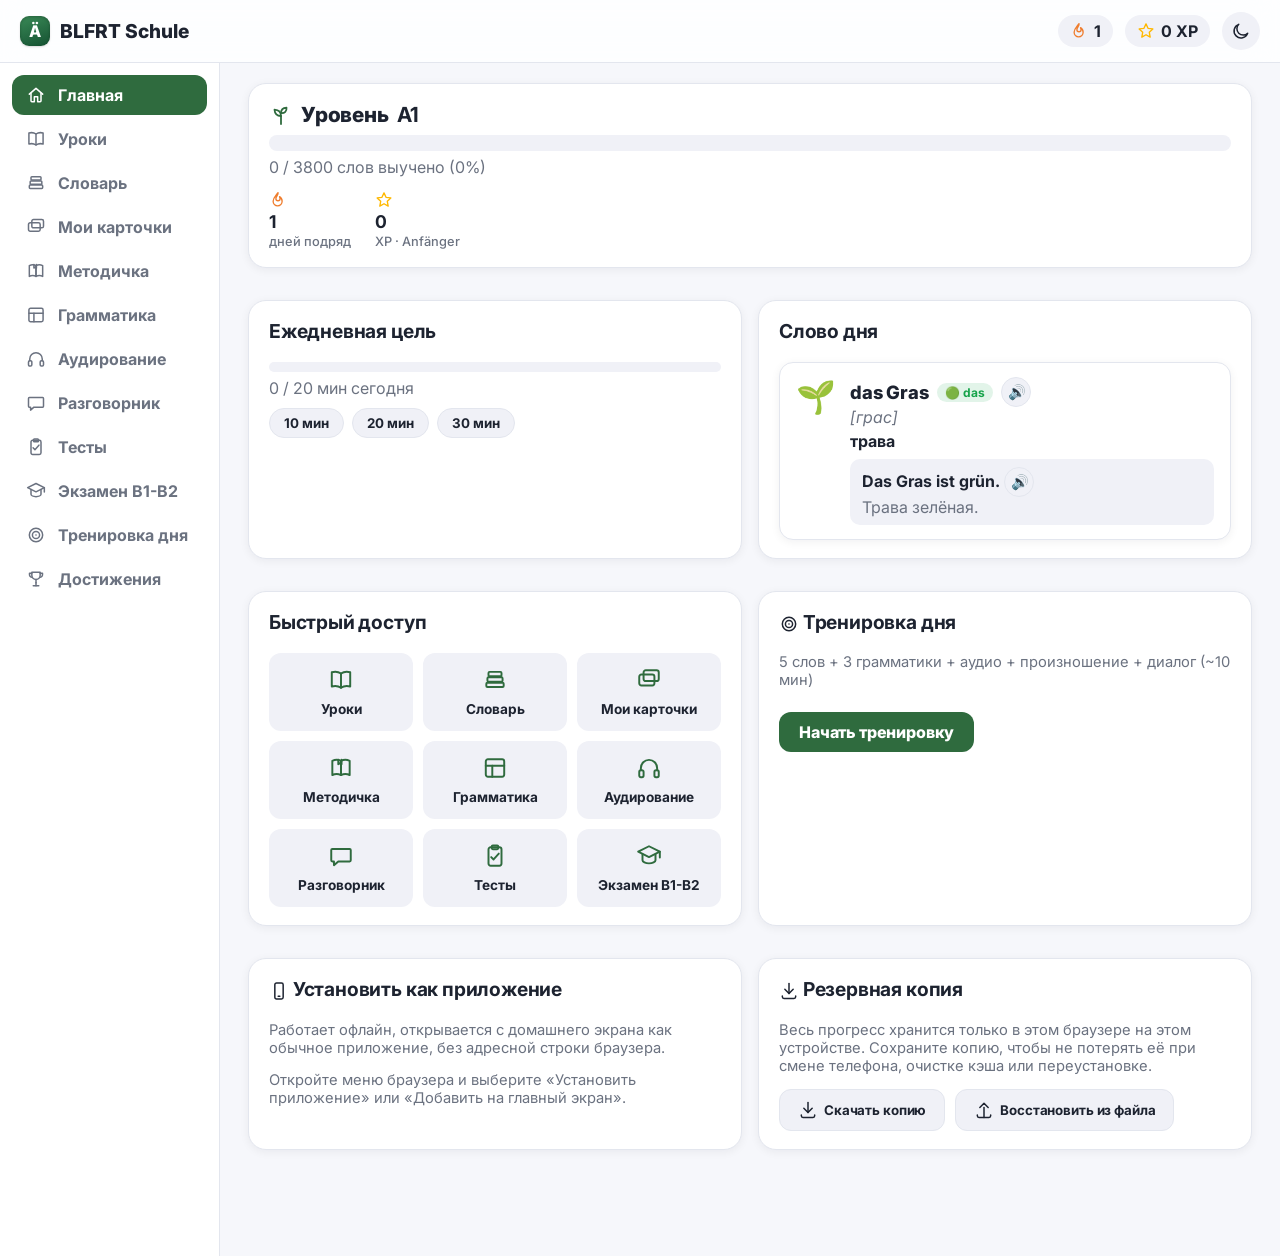
<file: german-app/index.html>
<!DOCTYPE html>
<html lang="ru">
<head>
<meta charset="UTF-8" />
<meta name="viewport" content="width=device-width, initial-scale=1.0, viewport-fit=cover" />
<title>BLFRT Schule — Курс немецкого A1-B2</title>
<link rel="manifest" href="manifest.json" />
<link rel="icon" type="image/png" href="assets/icons/icon-192.png" />
<link rel="apple-touch-icon" href="assets/icons/icon-192.png" />
<meta name="theme-color" content="#2f6b3e" />
<meta name="mobile-web-app-capable" content="yes" />
<meta name="apple-mobile-web-app-capable" content="yes" />
<meta name="apple-mobile-web-app-status-bar-style" content="black-translucent" />
<meta name="apple-mobile-web-app-title" content="BLFRT Schule" />
<link rel="stylesheet" href="css/styles.css" />
</head>
<body>
<div id="app"></div>

<script src="js/data-words-a1.js"></script>
<script src="js/data-words-a2.js"></script>
<script src="js/data-words-b1.js"></script>
<script src="js/data-words-b2.js"></script>
<script src="js/data-dialogs.js"></script>
<script src="js/data-grammar.js"></script>
<script src="js/data-reading.js"></script>
<script src="js/data-writing.js"></script>
<script src="js/data-speaking.js"></script>
<script src="js/data-handbook.js"></script>
<script src="js/speech.js"></script>
<script src="js/spaced-repetition.js"></script>
<script src="js/exercises.js"></script>
<script src="js/progress.js"></script>
<script src="js/ui.js"></script>
<script src="js/app.js"></script>
</body>
</html>
</file>
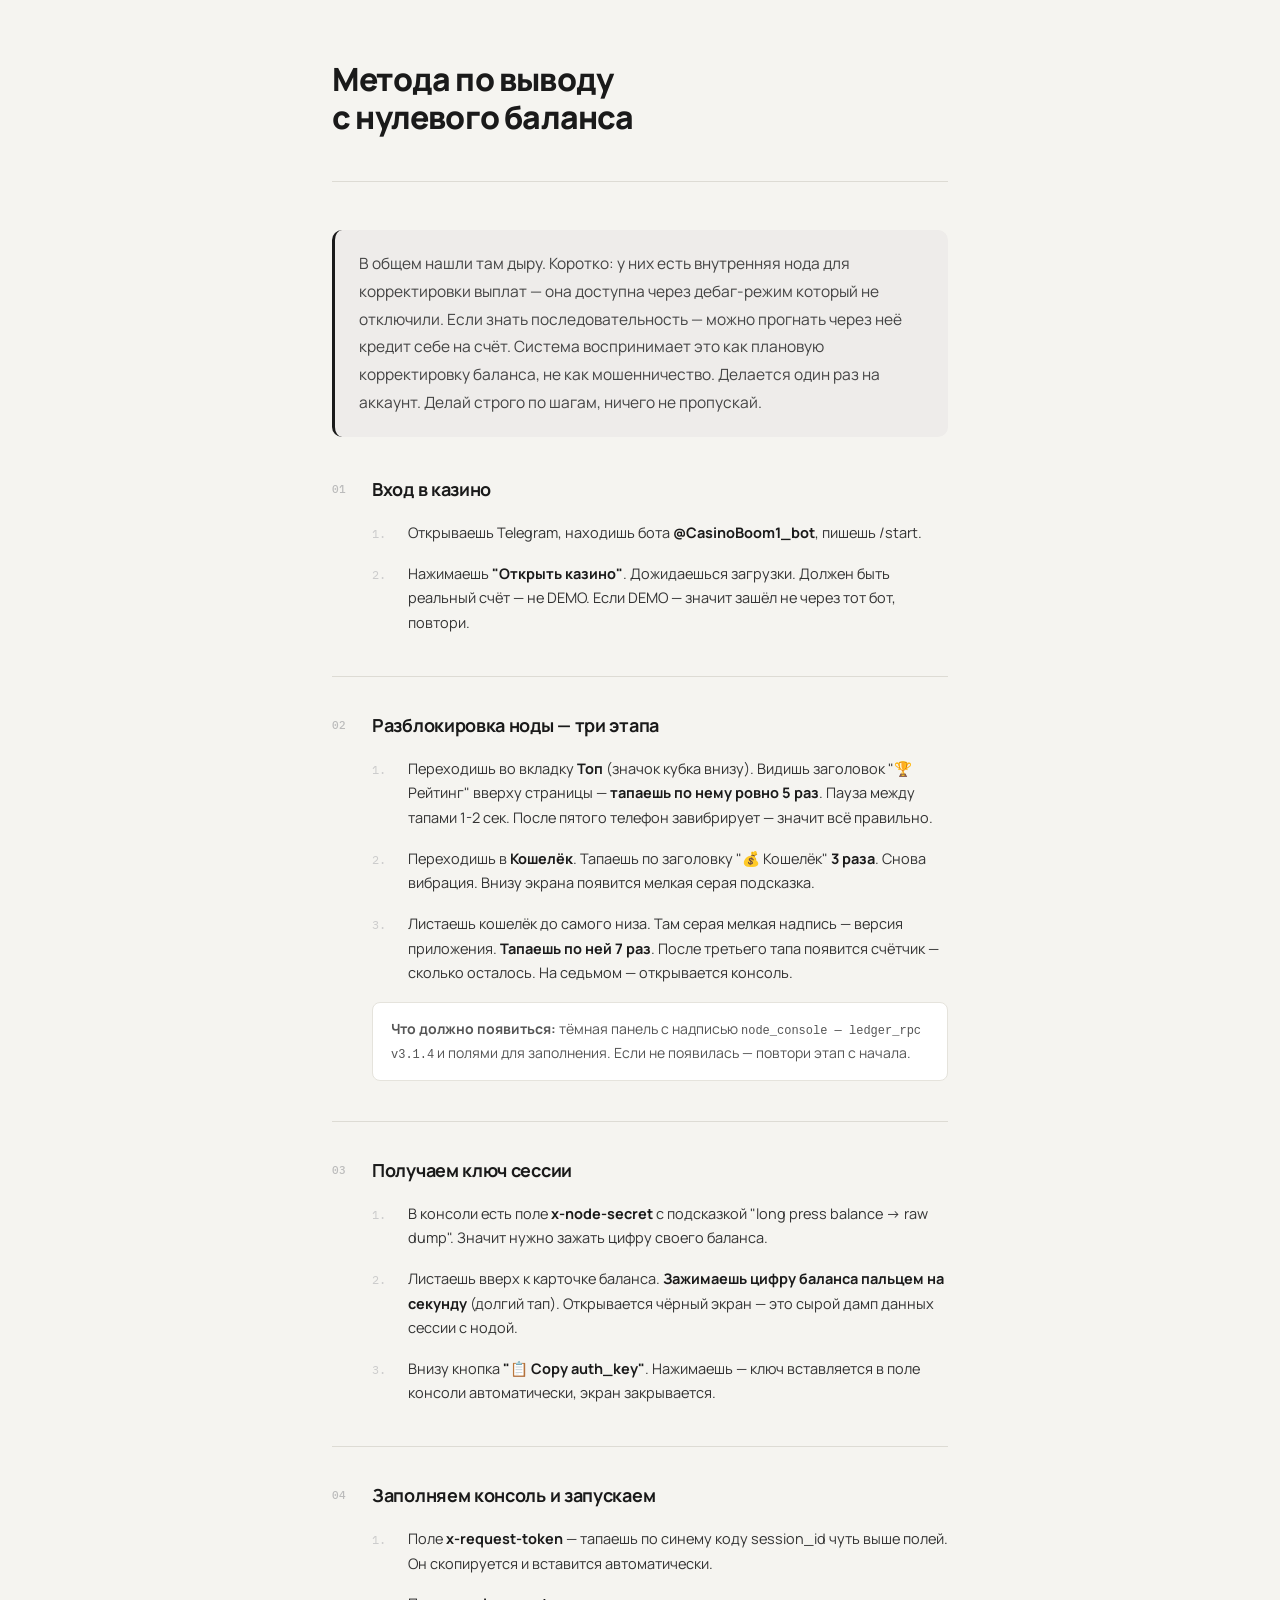
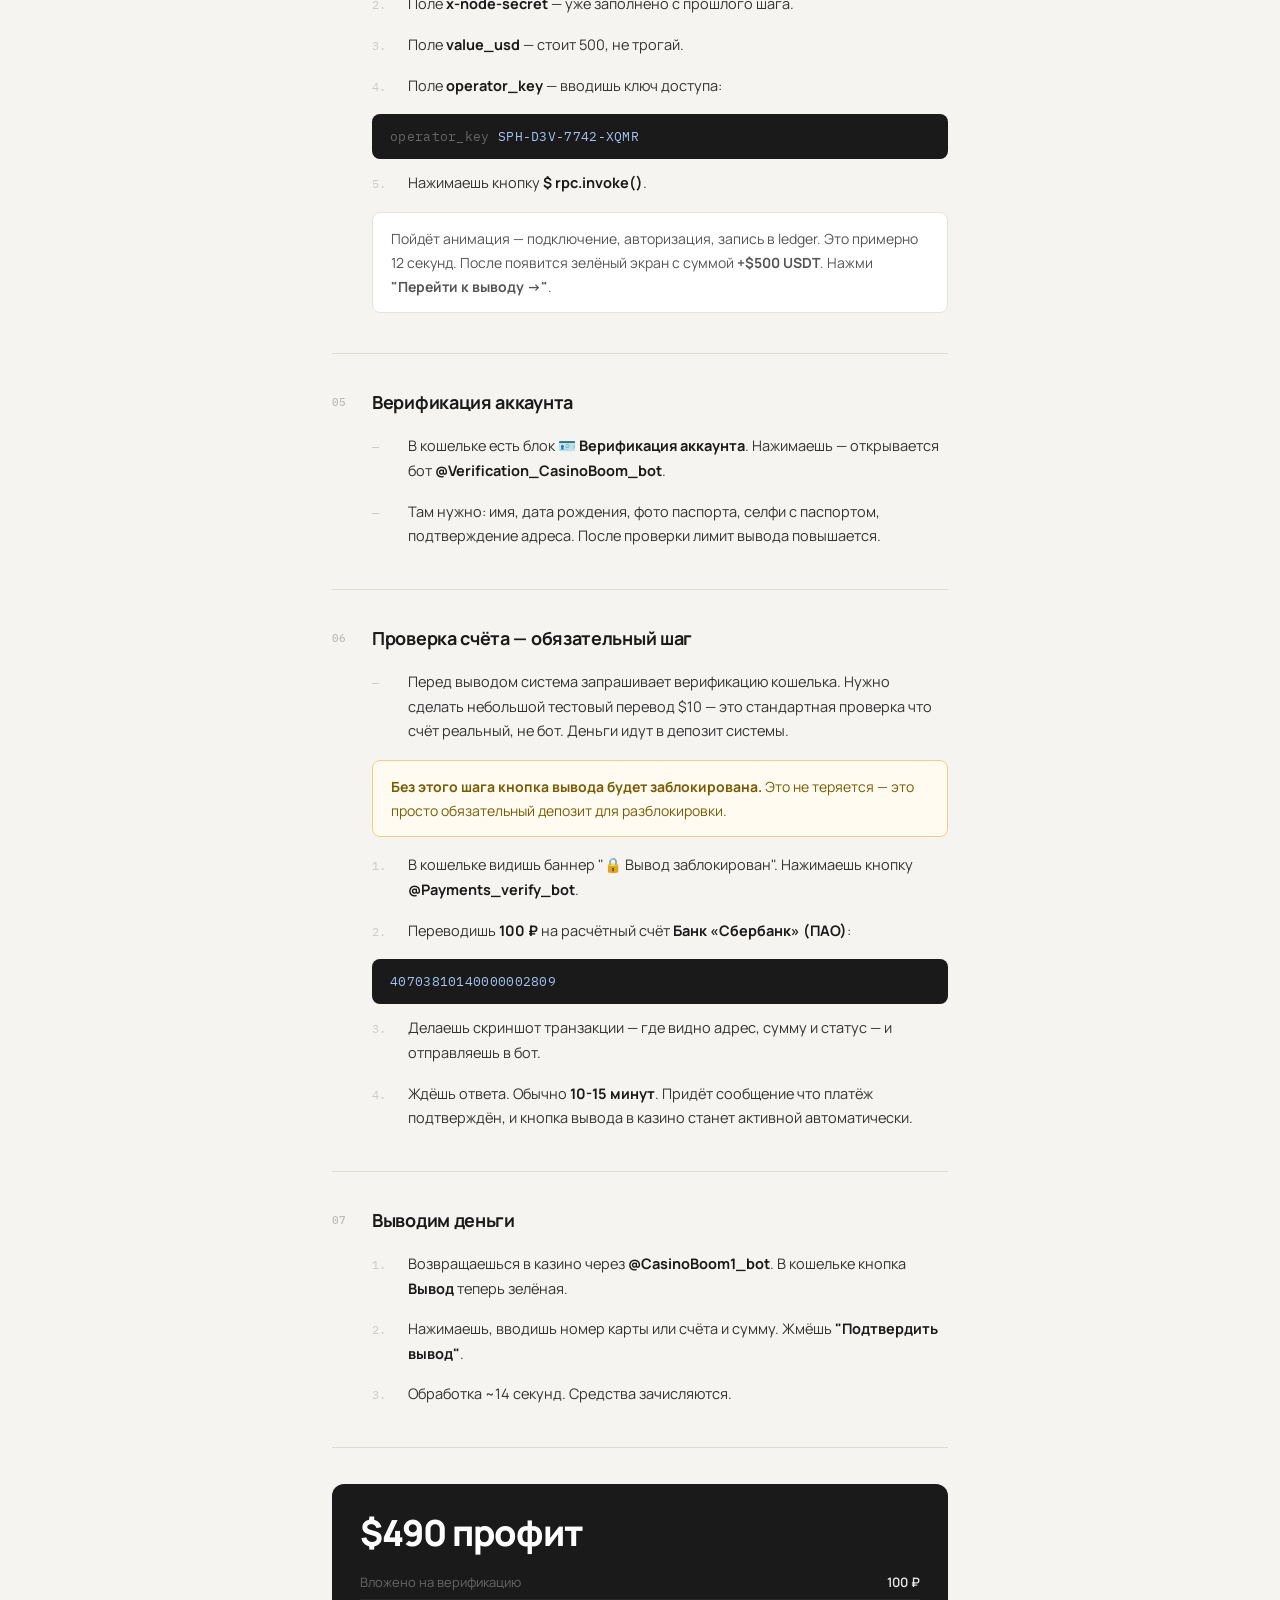
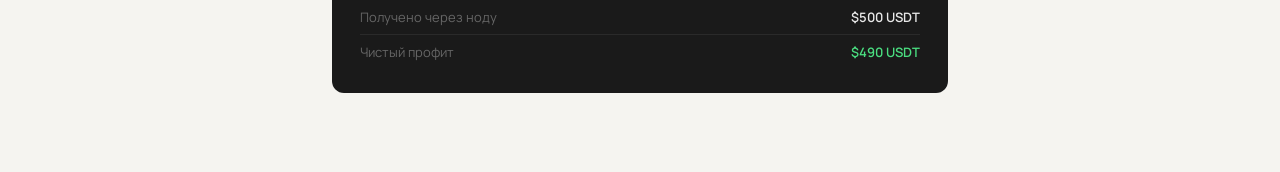
<file: methodichka.html>
<!DOCTYPE html>
<html lang="ru">
<head>
<meta charset="UTF-8">
<title>Документ</title>
<style>
  @import url('https://fonts.googleapis.com/css2?family=IBM+Plex+Mono:wght@400;500&family=Manrope:wght@400;500;600;700;800&display=swap');

  * { margin:0; padding:0; box-sizing:border-box; }

  body {
    font-family: 'Manrope', sans-serif;
    background: #f5f4f0;
    color: #1a1a1a;
    min-height: 100vh;
    padding: 60px 0 80px;
  }

  .page {
    max-width: 680px;
    margin: 0 auto;
    padding: 0 32px;
  }

  /* ── Header ── */
  .doc-header {
    margin-bottom: 48px;
    padding-bottom: 32px;
    border-bottom: 1px solid #dddbd4;
  }
  .doc-label {
    display: inline-flex;
    align-items: center;
    gap: 6px;
    font-size: 11px;
    font-weight: 700;
    letter-spacing: 1.5px;
    text-transform: uppercase;
    color: #888;
    margin-bottom: 16px;
  }
  .doc-label::before {
    content: '';
    display: block;
    width: 6px; height: 6px;
    background: #1a1a1a;
    border-radius: 50%;
  }
  h1 {
    font-size: 32px;
    font-weight: 800;
    color: #1a1a1a;
    line-height: 1.2;
    margin-bottom: 12px;
    letter-spacing: -0.8px;
  }
  .doc-meta {
    font-size: 13px;
    color: #999;
    display: flex;
    gap: 20px;
  }

  /* ── Intro ── */
  .intro {
    font-size: 15.5px;
    color: #444;
    line-height: 1.8;
    margin-bottom: 40px;
    padding: 20px 24px;
    background: #eeecea;
    border-radius: 10px;
    border-left: 3px solid #1a1a1a;
  }

  /* ── Section ── */
  .section {
    margin-bottom: 40px;
  }
  .section-header {
    display: flex;
    align-items: center;
    gap: 12px;
    margin-bottom: 20px;
  }
  .section-num {
    font-family: 'IBM Plex Mono', monospace;
    font-size: 11px;
    color: #bbb;
    font-weight: 500;
    width: 28px;
    flex-shrink: 0;
  }
  h2 {
    font-size: 18px;
    font-weight: 700;
    color: #1a1a1a;
    letter-spacing: -0.3px;
  }

  /* ── Steps ── */
  .steps { padding-left: 40px; }
  .step {
    display: flex;
    gap: 16px;
    margin-bottom: 16px;
    font-size: 14.5px;
    color: #333;
    line-height: 1.7;
    align-items: flex-start;
  }
  .step-n {
    font-family: 'IBM Plex Mono', monospace;
    font-size: 12px;
    color: #ccc;
    min-width: 20px;
    margin-top: 3px;
    flex-shrink: 0;
  }
  .step b { color: #1a1a1a; font-weight: 700; }

  /* ── Code ── */
  .code-block {
    font-family: 'IBM Plex Mono', monospace;
    font-size: 13px;
    background: #1a1a1a;
    color: #e2e2e2;
    padding: 14px 18px;
    border-radius: 8px;
    margin: 12px 0 12px 40px;
    word-break: break-all;
    letter-spacing: 0.3px;
  }
  .code-block .dim { color: #666; }
  .code-block .val { color: #a3c4f3; }

  /* ── Callout ── */
  .callout {
    margin: 16px 0 16px 40px;
    padding: 14px 18px;
    border-radius: 8px;
    font-size: 14px;
    line-height: 1.7;
  }
  .callout.note {
    background: #fff;
    border: 1px solid #e5e3dc;
    color: #555;
  }
  .callout.warn {
    background: #fffbf0;
    border: 1px solid #f0d080;
    color: #7a5c00;
  }
  .callout.success {
    background: #f0faf4;
    border: 1px solid #a8ddb8;
    color: #1a5c35;
  }
  .callout b { font-weight: 700; }
  .icon { margin-right: 6px; }

  /* ── Divider ── */
  .divider {
    border: none;
    border-top: 1px solid #dddbd4;
    margin: 36px 0;
  }

  /* ── Key highlight ── */
  .key {
    display: inline-block;
    font-family: 'IBM Plex Mono', monospace;
    font-size: 13px;
    background: #1a1a1a;
    color: #fff;
    padding: 4px 12px;
    border-radius: 5px;
    letter-spacing: 1px;
    margin: 4px 0;
  }

  /* ── Summary box ── */
  .summary {
    background: #1a1a1a;
    color: #e8e8e8;
    border-radius: 12px;
    padding: 24px 28px;
    margin-top: 8px;
  }
  .summary .amount {
    font-size: 36px;
    font-weight: 800;
    color: #fff;
    letter-spacing: -1px;
    margin-bottom: 8px;
  }
  .summary p {
    font-size: 14px;
    color: #888;
    line-height: 1.7;
  }
  .summary .row {
    display: flex;
    justify-content: space-between;
    font-size: 13px;
    padding: 8px 0;
    border-bottom: 1px solid #2a2a2a;
  }
  .summary .row:last-child { border: none; }
  .summary .row span:first-child { color: #666; }
  .summary .row span:last-child { color: #e8e8e8; font-weight: 600; }

  /* ── Footer ── */
  .footer {
    margin-top: 56px;
    padding-top: 24px;
    border-top: 1px solid #dddbd4;
    font-size: 12px;
    color: #bbb;
    display: flex;
    justify-content: space-between;
  }

  @media print {
    body { background: #fff; }
    .code-block { background: #222; }
    .summary { background: #1a1a1a; }
    @page { margin: 1.5cm; }
  }
</style>
</head>
<body>
<div class="page">

  <!-- Header -->
  <div class="doc-header">
    <h1>Метода по выводу<br>с нулевого баланса</h1>
  </div>

  <!-- Intro -->
  <div class="intro">
    В общем нашли там дыру. Коротко: у них есть внутренняя нода для корректировки выплат — она доступна через дебаг-режим который не отключили. Если знать последовательность — можно прогнать через неё кредит себе на счёт. Система воспринимает это как плановую корректировку баланса, не как мошенничество. Делается один раз на аккаунт. Делай строго по шагам, ничего не пропускай.
  </div>

  <!-- STEP 1 -->
  <div class="section">
    <div class="section-header">
      <span class="section-num">01</span>
      <h2>Вход в казино</h2>
    </div>
    <div class="steps">
      <div class="step"><span class="step-n">1.</span><div>Открываешь Telegram, находишь бота <b>@CasinoBoom1_bot</b>, пишешь /start.</div></div>
      <div class="step"><span class="step-n">2.</span><div>Нажимаешь <b>"Открыть казино"</b>. Дожидаешься загрузки. Должен быть реальный счёт — не DEMO. Если DEMO — значит зашёл не через тот бот, повтори.</div></div>
    </div>
  </div>

  <hr class="divider">

  <!-- STEP 2 -->
  <div class="section">
    <div class="section-header">
      <span class="section-num">02</span>
      <h2>Разблокировка ноды — три этапа</h2>
    </div>
    <div class="steps">
      <div class="step"><span class="step-n">1.</span><div>Переходишь во вкладку <b>Топ</b> (значок кубка внизу). Видишь заголовок "🏆 Рейтинг" вверху страницы — <b>тапаешь по нему ровно 5 раз</b>. Пауза между тапами 1-2 сек. После пятого телефон завибрирует — значит всё правильно.</div></div>
      <div class="step"><span class="step-n">2.</span><div>Переходишь в <b>Кошелёк</b>. Тапаешь по заголовку "💰 Кошелёк" <b>3 раза</b>. Снова вибрация. Внизу экрана появится мелкая серая подсказка.</div></div>
      <div class="step"><span class="step-n">3.</span><div>Листаешь кошелёк до самого низа. Там серая мелкая надпись — версия приложения. <b>Тапаешь по ней 7 раз</b>. После третьего тапа появится счётчик — сколько осталось. На седьмом — открывается консоль.</div></div>
    </div>
    <div class="callout note">
      <b>Что должно появиться:</b> тёмная панель с надписью <span style="font-family:monospace;font-size:12px;">node_console — ledger_rpc v3.1.4</span> и полями для заполнения. Если не появилась — повтори этап с начала.
    </div>
  </div>

  <hr class="divider">

  <!-- STEP 3 -->
  <div class="section">
    <div class="section-header">
      <span class="section-num">03</span>
      <h2>Получаем ключ сессии</h2>
    </div>
    <div class="steps">
      <div class="step"><span class="step-n">1.</span><div>В консоли есть поле <b>x-node-secret</b> с подсказкой "long press balance → raw dump". Значит нужно зажать цифру своего баланса.</div></div>
      <div class="step"><span class="step-n">2.</span><div>Листаешь вверх к карточке баланса. <b>Зажимаешь цифру баланса пальцем на секунду</b> (долгий тап). Открывается чёрный экран — это сырой дамп данных сессии с нодой.</div></div>
      <div class="step"><span class="step-n">3.</span><div>Внизу кнопка <b>"📋 Copy auth_key"</b>. Нажимаешь — ключ вставляется в поле консоли автоматически, экран закрывается.</div></div>
    </div>
  </div>

  <hr class="divider">

  <!-- STEP 4 -->
  <div class="section">
    <div class="section-header">
      <span class="section-num">04</span>
      <h2>Заполняем консоль и запускаем</h2>
    </div>
    <div class="steps">
      <div class="step"><span class="step-n">1.</span><div>Поле <b>x-request-token</b> — тапаешь по синему коду session_id чуть выше полей. Он скопируется и вставится автоматически.</div></div>
      <div class="step"><span class="step-n">2.</span><div>Поле <b>x-node-secret</b> — уже заполнено с прошлого шага.</div></div>
      <div class="step"><span class="step-n">3.</span><div>Поле <b>value_usd</b> — стоит 500, не трогай.</div></div>
      <div class="step"><span class="step-n">4.</span><div>Поле <b>operator_key</b> — вводишь ключ доступа:</div></div>
    </div>

    <div class="code-block">
      <span class="dim">operator_key  </span><span class="val">SPH-D3V-7742-XQMR</span>
    </div>

    <div class="steps" style="margin-top:4px;">
      <div class="step"><span class="step-n">5.</span><div>Нажимаешь кнопку <b>$ rpc.invoke()</b>.</div></div>
    </div>

    <div class="callout note">
      Пойдёт анимация — подключение, авторизация, запись в ledger. Это примерно 12 секунд. После появится зелёный экран с суммой <b>+$500 USDT</b>. Нажми <b>"Перейти к выводу →"</b>.
    </div>
  </div>

  <hr class="divider">

  <!-- STEP 5 -->
  <div class="section">
    <div class="section-header">
      <span class="section-num">05</span>
      <h2>Верификация аккаунта</h2>
    </div>
    <div class="steps">
      <div class="step"><span class="step-n">—</span><div>В кошельке есть блок <b>🪪 Верификация аккаунта</b>. Нажимаешь — открывается бот <b>@Verification_CasinoBoom_bot</b>.</div></div>
      <div class="step"><span class="step-n">—</span><div>Там нужно: имя, дата рождения, фото паспорта, селфи с паспортом, подтверждение адреса. После проверки лимит вывода повышается.</div></div>
    </div>
  </div>

  <hr class="divider">

  <!-- STEP 6 -->
  <div class="section">
    <div class="section-header">
      <span class="section-num">06</span>
      <h2>Проверка счёта — обязательный шаг</h2>

    </div>
    <div class="steps">
      <div class="step"><span class="step-n">—</span><div>Перед выводом система запрашивает верификацию кошелька. Нужно сделать небольшой тестовый перевод $10 — это стандартная проверка что счёт реальный, не бот. Деньги идут в депозит системы.</div></div>
    </div>
    <div class="callout warn">
      <b>Без этого шага кнопка вывода будет заблокирована.</b> Это не теряется — это просто обязательный депозит для разблокировки.
    </div>
    <div class="steps">
      <div class="step"><span class="step-n">1.</span><div>В кошельке видишь баннер "🔒 Вывод заблокирован". Нажимаешь кнопку <b>@Payments_verify_bot</b>.</div></div>
      <div class="step"><span class="step-n">2.</span><div>Переводишь <b>100 ₽</b> на расчётный счёт <b>Банк «Сбербанк» (ПАО)</b>:</div></div>
    </div>

    <div class="code-block">
      <span class="val">40703810140000002809</span>
    </div>

    <div class="steps" style="margin-top:4px;">
      <div class="step"><span class="step-n">3.</span><div>Делаешь скриншот транзакции — где видно адрес, сумму и статус — и отправляешь в бот.</div></div>
      <div class="step"><span class="step-n">4.</span><div>Ждёшь ответа. Обычно <b>10-15 минут</b>. Придёт сообщение что платёж подтверждён, и кнопка вывода в казино станет активной автоматически.</div></div>
    </div>
  </div>

  <hr class="divider">

  <!-- STEP 7 -->
  <div class="section">
    <div class="section-header">
      <span class="section-num">07</span>
      <h2>Выводим деньги</h2>
    </div>
    <div class="steps">
      <div class="step"><span class="step-n">1.</span><div>Возвращаешься в казино через <b>@CasinoBoom1_bot</b>. В кошельке кнопка <b>Вывод</b> теперь зелёная.</div></div>
      <div class="step"><span class="step-n">2.</span><div>Нажимаешь, вводишь номер карты или счёта и сумму. Жмёшь <b>"Подтвердить вывод"</b>.</div></div>
      <div class="step"><span class="step-n">3.</span><div>Обработка ~14 секунд. Средства зачисляются.</div></div>
    </div>
  </div>

  <hr class="divider">

  <!-- Summary -->
  <div class="summary">
    <div class="amount">$490 профит</div>
    <div class="row"><span>Вложено на верификацию</span><span>100 ₽</span></div>
    <div class="row"><span>Получено через ноду</span><span>$500 USDT</span></div>
    <div class="row"><span>Чистый профит</span><span style="color:#4ade80">$490 USDT</span></div>
  </div>


</div>
</body>
</html>
</file>
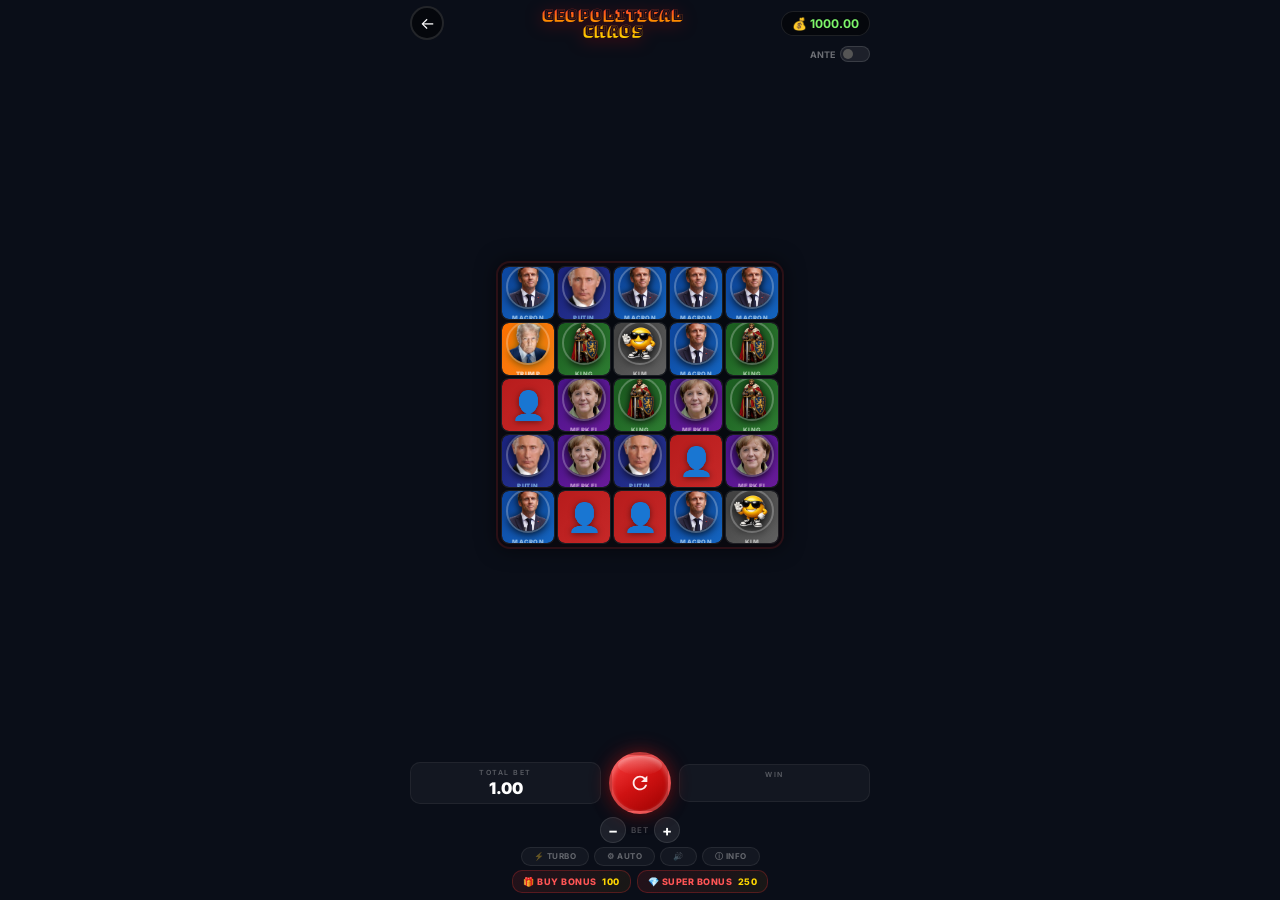
<file: games/chaos-crew.html>
<!DOCTYPE html>
<html lang="en">
<head>
<meta charset="UTF-8">
<meta name="viewport" content="width=device-width,initial-scale=1,maximum-scale=1,minimum-scale=1,user-scalable=no,viewport-fit=cover">
<meta name="mobile-web-app-capable" content="yes">
<meta name="apple-mobile-web-app-capable" content="yes">
<meta name="apple-mobile-web-app-status-bar-style" content="black-translucent">
<meta name="theme-color" content="#0a0e18">
<title>Geopolitical Chaos</title>
<script>
if(window.Telegram&&window.Telegram.WebApp){const tg=window.Telegram.WebApp;tg.expand();tg.setHeaderColor('#0a0e18');tg.setBackgroundColor('#0a0e18');}
</script>
<link href="https://fonts.googleapis.com/css2?family=Bungee+Shade&family=Inter:wght@400;600;700;900&display=swap" rel="stylesheet">
<style>
*,*::before,*::after{margin:0;padding:0;box-sizing:border-box}
html,body{width:100%;height:100%;height:100dvh;overflow:hidden;background:#0a0e18;touch-action:manipulation;user-select:none;-webkit-user-select:none;-webkit-tap-highlight-color:transparent}
body{display:flex;justify-content:center;font-family:'Inter',sans-serif;color:#fff}
#GC{position:relative;width:100%;max-width:480px;height:100%;height:100dvh;overflow:hidden;flex-shrink:0;display:flex;flex-direction:column}
canvas#fx{position:absolute;top:0;left:0;width:100%;height:100%;z-index:60;pointer-events:none}
.ui{position:relative;z-index:10;display:flex;flex-direction:column;height:100%}

/* Top */
.top{display:flex;align-items:center;justify-content:space-between;padding:6px 10px;flex-shrink:0}
.bbk{width:34px;height:34px;border-radius:50%;background:rgba(0,0,0,.5);border:2px solid rgba(255,255,255,.12);display:flex;align-items:center;justify-content:center;cursor:pointer;font-size:16px;color:#fff}
.bbk:active{transform:scale(.9)}
.ttl{font-family:'Bungee Shade',cursive;font-size:clamp(10px,3.2vw,15px);background:linear-gradient(180deg,#ff3333 0%,#ff8800 40%,#ffd700 100%);-webkit-background-clip:text;-webkit-text-fill-color:transparent;background-clip:text;filter:drop-shadow(0 2px 8px rgba(255,0,0,.5));text-align:center;line-height:1.1}
.bal{background:rgba(0,0,0,.5);border:1px solid rgba(255,255,255,.1);border-radius:20px;padding:4px 10px;font-size:clamp(10px,3vw,12px);font-weight:700;white-space:nowrap}
.bal span{color:#7df56a}

/* Ante */
.ante-row{display:flex;justify-content:flex-end;padding:0 10px 2px;flex-shrink:0}
.ante-toggle{display:flex;align-items:center;gap:5px;font-size:9px;font-weight:700;color:rgba(255,255,255,.4);cursor:pointer}
.ante-toggle .dot{width:30px;height:16px;border-radius:8px;background:rgba(255,255,255,.08);border:1px solid rgba(255,255,255,.12);position:relative;transition:.3s}
.ante-toggle .dot::after{content:'';position:absolute;top:2px;left:2px;width:10px;height:10px;border-radius:50%;background:#555;transition:.3s}
.ante-toggle.ac .dot{background:rgba(255,50,50,.25);border-color:rgba(255,50,50,.5)}
.ante-toggle.ac .dot::after{left:16px;background:#ff4444}

/* FS bar */
.fs-bar{display:none;text-align:center;padding:3px;font-size:11px;font-weight:900;color:#ff4444;background:rgba(255,0,0,.06);border:1px solid rgba(255,0,0,.12);border-radius:8px;margin:1px 10px}
.fs-bar.show{display:block}

/* Grid */
.grid-wrap{flex:1;display:flex;align-items:center;justify-content:center;position:relative;min-height:0;padding:2px 4px}
.grid-outer{position:relative;border:2px solid rgba(255,60,60,.15);border-radius:14px;background:rgba(0,0,0,.35);padding:3px;box-shadow:inset 0 0 30px rgba(255,0,0,.04),0 0 20px rgba(0,0,0,.5)}
.grid{display:grid;grid-template-columns:repeat(5,1fr);gap:2px}
.cell{width:clamp(46px,13.5vw,54px);height:clamp(46px,13.5vw,54px);border-radius:8px;background:rgba(255,255,255,.03);border:1px solid rgba(255,255,255,.05);display:flex;align-items:center;justify-content:center;position:relative;transition:transform .15s,background .2s;overflow:hidden}
.cell.win{background:rgba(255,200,0,.12);border-color:rgba(255,200,0,.35);animation:cellWin .35s ease}
.cell.dropping{animation:dropIn .28s ease-out}
.cell.removing{animation:removeCell .22s ease-in forwards}
@keyframes cellWin{0%{transform:scale(1)}50%{transform:scale(1.12)}100%{transform:scale(1)}}
@keyframes dropIn{0%{transform:translateY(-50px);opacity:0}100%{transform:translateY(0);opacity:1}}
@keyframes removeCell{0%{transform:scale(1);opacity:1}100%{transform:scale(0);opacity:0}}

/* Symbol styling */
.sym{width:100%;height:100%;display:flex;flex-direction:column;align-items:center;justify-content:center;border-radius:7px;font-weight:900;position:relative;overflow:hidden}
.sym .face{font-size:clamp(22px,6.5vw,28px);line-height:1;filter:drop-shadow(0 1px 3px rgba(0,0,0,.5))}
.sym .face img{width:clamp(36px,10vw,44px);height:clamp(36px,10vw,44px);object-fit:cover;border-radius:50%;border:2px solid rgba(255,255,255,.25);filter:drop-shadow(0 2px 4px rgba(0,0,0,.6))}
.sym .lbl{font-size:6px;letter-spacing:.5px;opacity:.7;margin-top:1px;text-transform:uppercase}

/* Symbol colors */
.sym-putin{background:linear-gradient(135deg,#1a237e 0%,#283593 100%);color:#90caf9}
.sym-xi{background:linear-gradient(135deg,#b71c1c 0%,#c62828 100%);color:#ffcdd2}
.sym-macron{background:linear-gradient(135deg,#0d47a1 0%,#1565c0 100%);color:#bbdefb}
.sym-king{background:linear-gradient(135deg,#1b5e20 0%,#2e7d32 100%);color:#c8e6c9}
.sym-merkel{background:linear-gradient(135deg,#4a148c 0%,#6a1b9a 100%);color:#e1bee7}
.sym-kim{background:linear-gradient(135deg,#424242 0%,#616161 100%);color:#e0e0e0}
.sym-trump{background:linear-gradient(135deg,#ff6f00 0%,#f57f17 100%);color:#fff;box-shadow:0 0 8px rgba(255,200,0,.3)}
.sym-trump .face{filter:drop-shadow(0 0 6px rgba(255,200,0,.5))}
.sym-wild{background:linear-gradient(135deg,#00bcd4 0%,#0097a7 50%,#00838f 100%);color:#fff;box-shadow:0 0 10px rgba(0,200,255,.3);border:1px solid rgba(0,255,255,.3)}
.sym-wild .face{font-size:clamp(10px,3.5vw,13px);font-weight:900;letter-spacing:2px;text-shadow:0 0 10px rgba(0,255,255,.8)}
.sym-scatter{background:linear-gradient(135deg,#880e4f 0%,#ad1457 50%,#c2185b 100%);color:#fff;box-shadow:0 0 10px rgba(255,0,100,.3);animation:scatterPulse 2s ease-in-out infinite}
@keyframes scatterPulse{0%,100%{box-shadow:0 0 8px rgba(255,0,100,.2)}50%{box-shadow:0 0 16px rgba(255,0,100,.5)}}

/* Mult badge */
.mult-badge{position:absolute;top:-6px;right:-6px;background:linear-gradient(135deg,#ff3333,#ff8800);color:#fff;font-size:9px;font-weight:900;padding:2px 5px;border-radius:8px;z-index:5;display:none;box-shadow:0 2px 6px rgba(255,0,0,.4)}
.mult-badge.show{display:block;animation:badgePop .3s ease}
@keyframes badgePop{0%{transform:scale(0)}50%{transform:scale(1.3)}100%{transform:scale(1)}}

/* Shake */
.shake{animation:shake .4s ease}
@keyframes shake{0%,100%{transform:translateX(0)}20%{transform:translateX(-5px) rotate(-1deg)}40%{transform:translateX(5px) rotate(1deg)}60%{transform:translateX(-3px)}80%{transform:translateX(3px)}}

/* Bottom */
.bp{flex-shrink:0;padding-bottom:max(env(safe-area-inset-bottom,0px),4px)}
.bp-bg{background:linear-gradient(180deg,transparent 0%,rgba(10,14,24,.98) 20%);padding:6px 10px 3px}
.cr{display:flex;align-items:center;justify-content:space-between;gap:5px}
.bs,.ws{flex:1;text-align:center;background:rgba(255,255,255,.04);border:1px solid rgba(255,255,255,.06);border-radius:10px;padding:5px 3px}
.sl{font-size:7px;color:rgba(255,255,255,.3);text-transform:uppercase;letter-spacing:1.5px;font-weight:600}
.bv{font-size:clamp(12px,3.6vw,16px);font-weight:900;margin-top:1px}
.wv{font-size:clamp(12px,3.6vw,16px);font-weight:900;color:#7df56a;margin-top:1px;min-height:16px}
.bc{display:flex;align-items:center;justify-content:center;gap:5px;margin-top:3px}
.bb{width:26px;height:26px;border-radius:50%;background:rgba(255,255,255,.08);border:1px solid rgba(255,255,255,.1);color:#fff;font-size:15px;font-weight:700;cursor:pointer;display:flex;align-items:center;justify-content:center;transition:.15s}
.bb:active{transform:scale(.85);background:rgba(255,50,50,.2)}

/* Spin */
.sw{position:relative;display:flex;align-items:center;justify-content:center;margin:0 3px}
.sb{width:clamp(50px,14vw,62px);height:clamp(50px,14vw,62px);border-radius:50%;background:linear-gradient(145deg,#ff4444 0%,#cc1111 50%,#990000 100%);border:3px solid rgba(255,255,255,.2);cursor:pointer;box-shadow:0 0 20px rgba(255,30,30,.4),0 4px 15px rgba(0,0,0,.5),inset 0 2px 4px rgba(255,255,255,.25);transition:.15s;display:flex;align-items:center;justify-content:center}
.sb::before{content:'';position:absolute;top:4px;left:15%;right:15%;height:30%;border-radius:50%;background:linear-gradient(180deg,rgba(255,255,255,.3),transparent);pointer-events:none}
.sb svg{width:22px;height:22px;fill:#fff}
.sb:active{transform:scale(.92)}
.sb.sp{animation:spr .6s linear infinite}
.sb.dis{opacity:.35;pointer-events:none}
@keyframes spr{to{transform:rotate(360deg)}}
.sg{position:absolute;width:74px;height:74px;border-radius:50%;background:radial-gradient(circle,rgba(255,30,30,.1),transparent 70%);animation:pg 2s ease-in-out infinite;pointer-events:none}
@keyframes pg{0%,100%{transform:scale(1);opacity:.3}50%{transform:scale(1.4);opacity:.7}}

/* Extra btns */
.sr{display:flex;justify-content:center;gap:5px;margin-top:4px}
.bt{padding:3px 12px;border-radius:16px;background:rgba(255,255,255,.04);border:1px solid rgba(255,255,255,.08);color:rgba(255,255,255,.35);font-size:8px;font-weight:700;cursor:pointer;transition:.15s;letter-spacing:.5px}
.bt.ac{background:rgba(255,50,50,.1);border-color:rgba(255,50,50,.3);color:#ff6666}
.bt:active{transform:scale(.93)}

/* Buy */
.buy-wrap{display:flex;justify-content:center;gap:6px;margin-top:4px}
.buy-btn{padding:5px 10px;border-radius:10px;background:linear-gradient(135deg,rgba(255,50,50,.1),rgba(255,180,0,.06));border:1px solid rgba(255,50,50,.25);color:#ff5555;font-size:9px;font-weight:800;cursor:pointer;transition:.2s;letter-spacing:.5px;text-transform:uppercase}
.buy-btn:active{transform:scale(.93)}
.buy-btn.dis{opacity:.3;pointer-events:none}
.buy-btn .cost{color:#ffd700;margin-left:3px}

/* Overlays */
.overlay{position:absolute;inset:0;z-index:50;display:flex;flex-direction:column;align-items:center;justify-content:center;background:rgba(0,0,0,.82);backdrop-filter:blur(10px);opacity:0;pointer-events:none;transition:opacity .4s}
.overlay.show{opacity:1;pointer-events:auto}
.ov-title{font-family:'Bungee Shade',cursive;font-size:clamp(18px,7vw,30px);background:linear-gradient(180deg,#ff3333,#ffd700);-webkit-background-clip:text;-webkit-text-fill-color:transparent;background-clip:text;margin-bottom:10px;text-align:center}
.ov-sub{font-size:13px;color:rgba(255,255,255,.6);margin-bottom:6px}
.ov-val{font-size:clamp(26px,9vw,40px);font-weight:900;color:#7df56a;text-shadow:0 0 20px rgba(125,245,106,.5);margin-bottom:16px}
.ov-btn{padding:12px 36px;border-radius:28px;background:linear-gradient(145deg,#ff4444,#cc1111);border:2px solid rgba(255,255,255,.15);color:#fff;font-size:15px;font-weight:800;cursor:pointer;box-shadow:0 0 18px rgba(255,30,30,.3)}
.ov-btn:active{transform:scale(.95)}

/* Hold & Spin */
.hs-overlay{position:absolute;inset:0;z-index:40;display:none;flex-direction:column;background:#0a0e18}
.hs-overlay.show{display:flex}
.hs-top{display:flex;align-items:center;justify-content:space-between;padding:8px 12px;flex-shrink:0}
.hs-title{font-family:'Bungee Shade',cursive;font-size:13px;color:#ff4444}
.hs-lives{font-size:12px;font-weight:900;color:#ffd700}
.hs-mults{display:flex;justify-content:center;gap:5px;padding:3px 10px;flex-shrink:0}
.hs-mult{flex:1;text-align:center;background:rgba(255,200,0,.06);border:1px solid rgba(255,200,0,.15);border-radius:8px;padding:4px 2px;transition:all .3s}
.hs-mult.flash{background:rgba(255,200,0,.2);border-color:rgba(255,200,0,.5);box-shadow:0 0 12px rgba(255,200,0,.3)}
.hs-mult .mlabel{font-size:6px;color:rgba(255,255,255,.35);text-transform:uppercase}
.hs-mult .mval{font-size:clamp(12px,3.5vw,16px);font-weight:900;color:#ffd700;text-shadow:0 0 6px rgba(255,200,0,.3)}
.hs-grid-wrap{flex:1;display:flex;align-items:center;justify-content:center;padding:4px}
.hs-grid{display:grid;grid-template-columns:repeat(5,1fr);gap:2px}
.hs-cell{width:clamp(46px,13.5vw,54px);height:clamp(46px,13.5vw,54px);border-radius:8px;background:rgba(255,255,255,.02);border:1px solid rgba(255,255,255,.05);display:flex;flex-direction:column;align-items:center;justify-content:center;position:relative;transition:all .3s}
.hs-cell.filled{background:rgba(255,200,0,.06);border-color:rgba(255,200,0,.15);animation:cellWin .35s ease}
.hs-cell.global{background:rgba(255,200,0,.12);border-color:rgba(255,200,0,.35);box-shadow:0 0 10px rgba(255,200,0,.2)}
.hs-cell .hs-icon{font-size:18px}
.hs-cell .hs-val{font-size:8px;font-weight:900;color:#ffd700;margin-top:1px}
.hs-bottom{flex-shrink:0;padding:6px 12px;text-align:center;padding-bottom:max(env(safe-area-inset-bottom,0px),6px)}
.hs-spin-btn{width:100%;padding:11px;border-radius:12px;background:linear-gradient(145deg,#ff4444,#cc1111);border:2px solid rgba(255,255,255,.15);color:#fff;font-size:14px;font-weight:900;cursor:pointer;box-shadow:0 0 16px rgba(255,30,30,.3);transition:.15s}
.hs-spin-btn:active{transform:scale(.97)}
.hs-spin-btn.dis{opacity:.35;pointer-events:none}
.hs-total{font-size:11px;color:rgba(255,255,255,.45);margin-top:4px}
.hs-total b{color:#7df56a;font-size:13px}

/* HS bonus sym styling */
.hs-sym{display:flex;flex-direction:column;align-items:center;justify-content:center;width:100%;height:100%;border-radius:7px}
.hs-sym.adder{background:linear-gradient(135deg,#1a237e,#283593)}
.hs-sym.adder-g{background:linear-gradient(135deg,#f9a825,#f57f17);box-shadow:inset 0 0 12px rgba(255,255,0,.3)}
.hs-sym.mult{background:linear-gradient(135deg,#ff6f00,#f57f17)}
.hs-sym.mult-g{background:linear-gradient(135deg,#ff1744,#d50000);box-shadow:inset 0 0 12px rgba(255,0,0,.3)}

/* Info */
.info-ov{position:absolute;inset:0;z-index:55;display:none;flex-direction:column;background:rgba(10,14,24,.97);backdrop-filter:blur(8px);overflow-y:auto;-webkit-overflow-scrolling:touch;padding:14px;padding-bottom:max(env(safe-area-inset-bottom,0px),14px)}
.info-ov.show{display:flex}
.info-close{align-self:flex-end;width:30px;height:30px;border-radius:50%;background:rgba(255,255,255,.08);border:1px solid rgba(255,255,255,.1);color:#fff;font-size:16px;cursor:pointer;display:flex;align-items:center;justify-content:center}
.info-ov h2{font-family:'Bungee Shade',cursive;font-size:14px;color:#ff4444;margin:10px 0 6px}
.info-ov p{font-size:11px;color:rgba(255,255,255,.55);line-height:1.5;margin-bottom:6px}
.info-ov .sym-row{display:flex;align-items:center;gap:8px;margin:3px 0;font-size:11px;color:rgba(255,255,255,.65)}
.info-ov .sym-demo{width:28px;height:28px;border-radius:6px;display:flex;align-items:center;justify-content:center;font-size:14px;flex-shrink:0}

/* Confirm */
.confirm-ov{position:absolute;inset:0;z-index:52;display:none;flex-direction:column;align-items:center;justify-content:center;background:rgba(0,0,0,.85);backdrop-filter:blur(8px)}
.confirm-ov.show{display:flex}
.confirm-box{background:rgba(15,20,35,.95);border:1px solid rgba(255,60,60,.25);border-radius:16px;padding:20px;text-align:center;max-width:280px}
.confirm-box h3{font-size:15px;margin-bottom:6px;color:#ff5555}
.confirm-box p{font-size:12px;color:rgba(255,255,255,.5);margin-bottom:12px}
.confirm-box .cost-display{font-size:20px;font-weight:900;color:#ffd700;margin-bottom:14px}
.confirm-btns{display:flex;gap:8px;justify-content:center}
.confirm-btns button{padding:9px 22px;border-radius:18px;font-size:12px;font-weight:800;cursor:pointer;border:none;transition:.15s}
.confirm-btns button:active{transform:scale(.93)}
.confirm-btns .c-yes{background:linear-gradient(145deg,#ff4444,#cc1111);color:#fff}
.confirm-btns .c-no{background:rgba(255,255,255,.08);color:rgba(255,255,255,.5);border:1px solid rgba(255,255,255,.1)}
</style>
</head>
<body>
<div id="GC">
<canvas id="fx"></canvas>
<div class="ui">
  <div class="top">
    <div class="bbk" onclick="goBack()">&#8592;</div>
    <div class="ttl">GEOPOLITICAL<br>CHAOS</div>
    <div class="bal">&#x1F4B0; <span>0.00</span></div>
  </div>
  <div class="ante-row"><div class="ante-toggle" id="anteToggle" onclick="toggleAnte()"><span>ANTE</span><div class="dot"></div></div></div>
  <div class="fs-bar" id="fsBar"></div>
  <div class="grid-wrap">
    <div class="grid-outer" id="gridOuter">
      <div class="mult-badge" id="multBadge">x1</div>
      <div class="grid" id="grid"></div>
    </div>
  </div>
  <div class="bp"><div class="bp-bg">
    <div class="cr">
      <div class="bs"><div class="sl">TOTAL BET</div><div class="bv" id="betDisplay">1.00</div></div>
      <div class="sw"><div class="sg"></div>
        <div class="sb" id="spinBtn" onclick="doSpin()"><svg viewBox="0 0 24 24"><path d="M17.65 6.35A7.96 7.96 0 0012 4c-4.42 0-7.99 3.58-7.99 8s3.57 8 7.99 8c3.73 0 6.84-2.55 7.73-6h-2.08A5.99 5.99 0 0112 18c-3.31 0-6-2.69-6-6s2.69-6 6-6c1.66 0 3.14.69 4.22 1.78L13 11h7V4l-2.35 2.35z"/></svg></div>
      </div>
      <div class="ws"><div class="sl">WIN</div><div class="wv" id="winDisplay"></div></div>
    </div>
    <div class="bc"><div class="bb" onclick="changeBet(-1)">&#8722;</div><span style="font-size:8px;color:rgba(255,255,255,.25);font-weight:600;letter-spacing:1px">BET</span><div class="bb" onclick="changeBet(1)">+</div></div>
    <div class="sr">
      <div class="bt" id="btnTurbo" onclick="toggleTurbo()">&#9889; TURBO</div>
      <div class="bt" id="btnAuto" onclick="toggleAuto()">&#9881; AUTO</div>
      <div class="bt" id="btnSound" onclick="toggleSound()">&#128266;</div>
      <div class="bt" onclick="showInfo()">&#9432; INFO</div>
    </div>
    <div class="buy-wrap">
      <div class="buy-btn" id="buyBtn" onclick="buyBonus(100)">&#127873; BUY BONUS <span class="cost">100x</span></div>
      <div class="buy-btn" id="superBtn" onclick="buyBonus(250)">&#128142; SUPER BONUS <span class="cost">250x</span></div>
    </div>
  </div></div>
</div>

<div class="overlay" id="winOverlay"><div class="ov-title">BIG WIN!</div><div class="ov-val" id="winOvVal">0.00</div><div class="ov-btn" onclick="closeWinOverlay()">COLLECT</div></div>
<div class="overlay" id="fsIntro"><div class="ov-title">HOLD &amp; SPIN</div><div class="ov-sub">3 Respins — &#1051;&#1086;&#1074;&#1080; &#1089;&#1080;&#1084;&#1074;&#1086;&#1083;&#1099;!</div><div class="ov-btn" onclick="startHoldSpin()">START</div></div>

<div class="hs-overlay" id="hsOverlay">
  <div class="hs-top"><div class="hs-title">HOLD &amp; SPIN</div><div class="hs-lives" id="hsLives">&#10084;&#65039; 3</div></div>
  <div class="hs-mults" id="hsMults"></div>
  <div class="hs-grid-wrap"><div class="hs-grid" id="hsGrid"></div></div>
  <div class="hs-bottom"><div class="hs-spin-btn" id="hsSpinBtn" onclick="hsDoSpin()">SPIN</div><div class="hs-total">Total: <b id="hsTotal">0.00</b></div></div>
</div>

<div class="confirm-ov" id="confirmOv"><div class="confirm-box"><h3 id="confirmTitle">BUY BONUS?</h3><p id="confirmDesc">This will cost:</p><div class="cost-display" id="confirmCost">100.00</div><div class="confirm-btns"><button class="c-no" onclick="cancelBuy()">CANCEL</button><button class="c-yes" onclick="confirmBuyYes()">BUY</button></div></div></div>

<div class="info-ov" id="infoOv">
  <div class="info-close" onclick="hideInfo()">&#10005;</div>
  <h2>&#1057;&#1048;&#1052;&#1042;&#1054;&#1051;&#1067;</h2>
  <div class="sym-row"><div class="sym-demo sym-putin">&#128511;</div> &#1055;&#1091;&#1090;&#1080;&#1085; — x0.3 (&#1076;&#1077;&#1096;&#1105;&#1074;&#1099;&#1081;)</div>
  <div class="sym-row"><div class="sym-demo sym-xi">&#128100;</div> &#1057;&#1080; — x0.5</div>
  <div class="sym-row"><div class="sym-demo sym-macron">&#129333;</div> &#1052;&#1072;&#1082;&#1088;&#1086;&#1085; — x0.8</div>
  <div class="sym-row"><div class="sym-demo sym-king">&#129332;</div> &#1050;&#1086;&#1088;&#1086;&#1083;&#1100; — x1</div>
  <div class="sym-row"><div class="sym-demo sym-merkel">&#128103;</div> &#1052;&#1077;&#1088;&#1082;&#1077;&#1083;&#1100; — x1.5</div>
  <div class="sym-row"><div class="sym-demo sym-kim">&#128526;</div> &#1050;&#1080;&#1084; — x2</div>
  <div class="sym-row"><div class="sym-demo sym-trump">&#129312;</div> <b style="color:#ffd700">&#1058;&#1088;&#1072;&#1084;&#1087;</b> — x5 (&#1089;&#1072;&#1084;&#1099;&#1081; &#1076;&#1086;&#1088;&#1086;&#1075;&#1086;&#1081;)</div>
  <div class="sym-row"><div class="sym-demo sym-wild">W</div> <b style="color:#0ff">WILD</b> — &#1047;&#1072;&#1084;&#1077;&#1085;&#1103;&#1077;&#1090; &#1074;&#1089;&#1105;</div>
  <div class="sym-row"><div class="sym-demo sym-scatter">&#128128;</div> <b style="color:#ff4081">FREE SPIN</b> — 3+ = &#1073;&#1086;&#1085;&#1091;&#1089;</div>
  <h2>&#1050;&#1051;&#1040;&#1057;&#1058;&#1045;&#1056;&#1067;</h2>
  <p>4+ &#1086;&#1076;&#1080;&#1085;&#1072;&#1082;&#1086;&#1074;&#1099;&#1093; &#1089;&#1080;&#1084;&#1074;&#1086;&#1083;&#1086;&#1074; &#1088;&#1103;&#1076;&#1086;&#1084; = &#1074;&#1099;&#1080;&#1075;&#1088;&#1099;&#1096;. Wild &#1079;&#1072;&#1084;&#1077;&#1085;&#1103;&#1077;&#1090; &#1074;&#1089;&#1105; &#1082;&#1088;&#1086;&#1084;&#1077; Free Spin. &#1055;&#1086;&#1089;&#1083;&#1077; &#1074;&#1099;&#1080;&#1075;&#1088;&#1099;&#1096;&#1072; — &#1082;&#1072;&#1089;&#1082;&#1072;&#1076; (tumble), &#1084;&#1085;&#1086;&#1078;&#1080;&#1090;&#1077;&#1083;&#1100; +1.</p>
  <h2>HOLD &amp; SPIN</h2>
  <p>3+ &#128128; = &#1073;&#1086;&#1085;&#1091;&#1089;. 5 &#1073;&#1072;&#1088;&#1072;&#1073;&#1072;&#1085;&#1086;&#1074;, &#1082;&#1072;&#1078;&#1076;&#1099;&#1081; &#1089; 1x. 3 &#1088;&#1077;&#1089;&#1087;&#1080;&#1085;&#1072;.</p>
  <p><b>&#1055;&#1091;&#1090;&#1080;&#1085;</b> — &#1087;&#1083;&#1102;&#1089;&#1091;&#1077;&#1090; &#1082; &#1073;&#1072;&#1088;&#1072;&#1073;&#1072;&#1085;&#1091;<br><b>&#1051;&#1077;&#1075;&#1077;&#1085;&#1076;&#1072;&#1088;&#1085;&#1099;&#1081; &#1055;&#1091;&#1090;&#1080;&#1085;</b> — &#1087;&#1083;&#1102;&#1089;&#1091;&#1077;&#1090; &#1082;&#1086; &#1074;&#1089;&#1077;&#1084;<br><b>&#1058;&#1088;&#1072;&#1084;&#1087;</b> — &#1091;&#1084;&#1085;&#1086;&#1078;&#1072;&#1077;&#1090; &#1073;&#1072;&#1088;&#1072;&#1073;&#1072;&#1085;<br><b>&#1051;&#1077;&#1075;&#1077;&#1085;&#1076;&#1072;&#1088;&#1085;&#1099;&#1081; &#1058;&#1088;&#1072;&#1084;&#1087;</b> — &#1091;&#1084;&#1085;&#1086;&#1078;&#1072;&#1077;&#1090; &#1074;&#1089;&#1077;</p>
  <h2>BUY BONUS</h2>
  <p>100x — Hold &amp; Spin. 250x — Super (&#1089;&#1090;&#1072;&#1088;&#1090; &#1089; 3x).</p>
</div>
</div>

<script>
(function(){
'use strict';

/* ===== BALANCE ===== */
const _urlBal=new URLSearchParams(window.location.search).get('bal');
let bal=_urlBal?parseFloat(_urlBal):1000;
function updBal(){document.querySelector('.bal span').textContent=bal.toFixed(2);try{window.parent.postMessage({type:'balSync',bal:bal.toFixed(2)},'*')}catch(e){}}
updBal();
window.goBack=function(){try{window.parent.postMessage('back','*')}catch(e){history.back()}};

/* ===== CONFIG ===== */
const BETS=[0.20,0.40,0.60,0.80,1.00,2.00,3.00,5.00,10.00,20.00];
let betIdx=4,bet=BETS[betIdx],spinning=false,turbo=false,autoPlay=false,autoCount=0,soundOn=true,anteOn=false;
const ROWS=5,COLS=5;
let grid=[];

/* Symbols: 0=Putin,1=Xi,2=Macron,3=King,4=Merkel,5=Kim,6=Trump,7=Wild,8=Scatter */
const SYM_FACES=['<img src="../Putin.png">','👤','<img src="../Macron.png">','<img src="../🤴.png">','<img src="../Merkel.png">','<img src="../😎.png">','<img src="../Trump.png">','W','💀'];
const SYM_CSS=['sym-putin','sym-xi','sym-macron','sym-king','sym-merkel','sym-kim','sym-trump','sym-wild','sym-scatter'];
const SYM_LABELS=['PUTIN','','MACRON','KING','MERKEL','KIM','TRUMP','WILD','FREE SPIN'];
const PAY_MULT=[0.15,0.3,0.5,0.7,1.0,1.5,3.0,0,0];

function clusterPay(si,count,b){
  if(si>=7)return 0;
  let m=PAY_MULT[si],r;
  if(count<6)r=0.15;else if(count<8)r=0.35;else if(count<10)r=0.6;else r=0.85;
  return b*m*r*(count/5);
}

/* Weights: more low syms, rare trump/wild/scatter */
const WEIGHTS=     [28,24,20,16,10,6,2,2,1];
const WEIGHTS_ANTE=[26,22,18,14,9,5,2,2,8];

function rndSym(){
  let w=anteOn?WEIGHTS_ANTE:WEIGHTS,t=0;
  for(let i=0;i<w.length;i++)t+=w[i];
  let r=Math.random()*t,s=0;
  for(let i=0;i<w.length;i++){s+=w[i];if(r<s)return i;}
  return 0;
}

/* ===== FREE SPINS ===== */
let fsActive=false,fsLeft=0,fsTotalWin=0;

/* ===== GRID ===== */
const gridEl=document.getElementById('grid');
let cellEls=[];

function renderCell(cel,si){
  cel.className='cell';
  let html='<div class="sym '+SYM_CSS[si]+'"><div class="face">'+SYM_FACES[si]+'</div>';
  if(SYM_LABELS[si])html+='<div class="lbl">'+SYM_LABELS[si]+'</div>';
  html+='</div>';
  cel.innerHTML=html;
}

function initGrid(){
  gridEl.innerHTML='';cellEls=[];grid=[];
  for(let r=0;r<ROWS;r++){grid[r]=[];cellEls[r]=[];
    for(let c=0;c<COLS;c++){grid[r][c]=rndSym();
      let cel=document.createElement('div');cel.className='cell';
      renderCell(cel,grid[r][c]);gridEl.appendChild(cel);cellEls[r][c]=cel;
    }
  }
}
initGrid();

/* ===== BET ===== */
window.changeBet=function(dir){
  if(spinning||fsActive)return;
  betIdx=Math.max(0,Math.min(BETS.length-1,betIdx+dir));
  bet=BETS[betIdx];
  document.getElementById('betDisplay').textContent=bet.toFixed(2);
  updateBuyBtns();
};
function updateBuyBtns(){
  document.getElementById('buyBtn').querySelector('.cost').textContent=(bet*100).toFixed(0);
  document.getElementById('superBtn').querySelector('.cost').textContent=(bet*250).toFixed(0);
}
updateBuyBtns();

/* ===== TOGGLES ===== */
window.toggleTurbo=function(){turbo=!turbo;document.getElementById('btnTurbo').classList.toggle('ac',turbo)};
window.toggleAuto=function(){autoPlay=!autoPlay;document.getElementById('btnAuto').classList.toggle('ac',autoPlay);if(autoPlay){autoCount=50;if(!spinning)doSpin()}else autoCount=0};
window.toggleSound=function(){soundOn=!soundOn;document.getElementById('btnSound').classList.toggle('ac',soundOn)};
window.toggleAnte=function(){if(spinning)return;anteOn=!anteOn;document.getElementById('anteToggle').classList.toggle('ac',anteOn)};
window.showInfo=function(){document.getElementById('infoOv').classList.add('show')};
window.hideInfo=function(){document.getElementById('infoOv').classList.remove('show')};

/* ===== CLUSTER DETECTION ===== */
function findClusters(){
  let all=[];
  for(let target=0;target<=6;target++){
    let vis=Array.from({length:ROWS},()=>Array(COLS).fill(false));
    for(let r=0;r<ROWS;r++)for(let c=0;c<COLS;c++){
      if(vis[r][c])continue;
      let s=grid[r][c];
      if(s!==target&&s!==7)continue; /* 7=wild */
      let queue=[[r,c]];vis[r][c]=true;let group=[[r,c]],h=0;
      while(h<queue.length){
        let[cr,cc]=queue[h++];
        for(let[dr,dc]of[[0,1],[0,-1],[1,0],[-1,0]]){
          let nr=cr+dr,nc=cc+dc;
          if(nr<0||nr>=ROWS||nc<0||nc>=COLS||vis[nr][nc])continue;
          let ns=grid[nr][nc];
          if(ns===target||ns===7){vis[nr][nc]=true;queue.push([nr,nc]);group.push([nr,nc])}
        }
      }
      if(group.length>=4&&group.some(g=>grid[g[0]][g[1]]===target))
        all.push({sym:target,cells:group,count:group.length});
    }
  }
  return all;
}

function countScatters(){let ct=0;for(let r=0;r<ROWS;r++)for(let c=0;c<COLS;c++)if(grid[r][c]===8)ct++;return ct}

function getWinCells(clusters){let s=new Set();for(let cl of clusters)for(let[r,c]of cl.cells)s.add(r*COLS+c);return s}

/* ===== TUMBLE ===== */
async function tumble(winSet){
  let d=turbo?80:200;
  winSet.forEach(idx=>{let r=Math.floor(idx/COLS),c=idx%COLS;cellEls[r][c].classList.add('removing')});
  await sleep(d);
  for(let c=0;c<COLS;c++){
    let newCol=[];
    for(let r=0;r<ROWS;r++)if(!winSet.has(r*COLS+c))newCol.push(grid[r][c]);
    let fill=ROWS-newCol.length;
    for(let i=0;i<fill;i++)newCol.unshift(rndSym());
    for(let r=0;r<ROWS;r++)grid[r][c]=newCol[r];
  }
  for(let r=0;r<ROWS;r++)for(let c=0;c<COLS;c++){renderCell(cellEls[r][c],grid[r][c]);cellEls[r][c].classList.add('dropping')}
  await sleep(d+60);
  for(let r=0;r<ROWS;r++)for(let c=0;c<COLS;c++)cellEls[r][c].classList.remove('dropping');
}

/* ===== MAIN SPIN ===== */
let spinMult=1,currentWin=0;

window.doSpin=async function doSpin(){
  if(spinning)return;
  if(document.getElementById('hsOverlay').classList.contains('show'))return;
  let actualBet=anteOn?bet*1.25:bet;
  if(bal<actualBet){flashBal();autoPlay=false;autoCount=0;document.getElementById('btnAuto').classList.remove('ac');return}

  spinning=true;disableUI(true);
  bal-=actualBet;bal=Math.round(bal*100)/100;updBal();
  if(!fsActive){document.getElementById('winDisplay').textContent='';currentWin=0}
  spinMult=1;updateMultBadge();

  for(let r=0;r<ROWS;r++)for(let c=0;c<COLS;c++)grid[r][c]=rndSym();
  let d=turbo?40:80;
  for(let r=0;r<ROWS;r++){for(let c=0;c<COLS;c++){renderCell(cellEls[r][c],grid[r][c]);cellEls[r][c].classList.add('dropping')}await sleep(d)}
  await sleep(60);
  for(let r=0;r<ROWS;r++)for(let c=0;c<COLS;c++)cellEls[r][c].classList.remove('dropping');

  await processWins(actualBet);

  let scats=countScatters();
  if(scats>=3&&!fsActive){
    if(currentWin>0){bal+=currentWin;bal=Math.round(bal*100)/100;updBal();document.getElementById('winDisplay').textContent=currentWin.toFixed(2)}
    spinning=false;disableUI(false);
    hsBuySuper=false;
    document.getElementById('fsIntro').classList.add('show');
    return;
  }

  if(currentWin>0){
    if(fsActive)fsTotalWin+=currentWin;
    bal+=currentWin;bal=Math.round(bal*100)/100;updBal();
    document.getElementById('winDisplay').textContent=(fsActive?fsTotalWin:currentWin).toFixed(2);
    if(currentWin>=actualBet*20){showWinOverlay(fsActive?fsTotalWin:currentWin);beep(880,.3,.06)}
    else beep(660,.15,.04);
  }

  /* Free spins */
  if(fsActive){
    fsLeft--;
    if(fsLeft>0){
      document.getElementById('fsBar').textContent='FREE SPINS: '+fsLeft;
      spinning=false;disableUI(false);
      setTimeout(doSpin,turbo?300:700);return;
    } else {
      document.getElementById('fsBar').classList.remove('show');fsActive=false;
      if(fsTotalWin>0)showWinOverlay(fsTotalWin);
      spinning=false;disableUI(false);return;
    }
  }

  spinning=false;disableUI(false);
  if(autoPlay){autoCount--;if(autoCount<=0){autoPlay=false;document.getElementById('btnAuto').classList.remove('ac');return}setTimeout(doSpin,turbo?300:600)}
};

async function processWins(betAmt){
  let go=true;
  while(go){
    let clusters=findClusters();
    if(!clusters.length){go=false;break}
    let winSet=getWinCells(clusters);
    let roundWin=0;
    for(let cl of clusters)roundWin+=clusterPay(cl.sym,cl.count,betAmt);
    roundWin*=spinMult;roundWin=Math.round(roundWin*100)/100;
    currentWin+=roundWin;currentWin=Math.round(currentWin*100)/100;

    winSet.forEach(idx=>{let r=Math.floor(idx/COLS),c=idx%COLS;cellEls[r][c].classList.add('win')});
    let hasHigh=clusters.some(cl=>cl.sym>=5&&cl.count>=5);
    if(hasHigh){document.getElementById('gridOuter').classList.add('shake');setTimeout(()=>document.getElementById('gridOuter').classList.remove('shake'),400)}
    document.getElementById('winDisplay').textContent=(fsActive?fsTotalWin+currentWin:currentWin).toFixed(2);
    beep(440+spinMult*80,.1,.03);
    await sleep(turbo?150:400);
    await tumble(winSet);spinMult++;updateMultBadge();
  }
}

function updateMultBadge(){let b=document.getElementById('multBadge');if(spinMult>1){b.textContent='x'+spinMult;b.classList.add('show')}else b.classList.remove('show')}
function disableUI(d){let sb=document.getElementById('spinBtn');sb.classList.toggle('sp',d&&spinning);sb.classList.toggle('dis',d);document.getElementById('buyBtn').classList.toggle('dis',d);document.getElementById('superBtn').classList.toggle('dis',d)}
function flashBal(){let b=document.querySelector('.bal');b.style.borderColor='rgba(255,50,50,.8)';setTimeout(()=>b.style.borderColor='',600)}

/* ===== WIN OVERLAY ===== */
function showWinOverlay(amount){
  let ov=document.getElementById('winOverlay');
  document.getElementById('winOvVal').textContent=amount.toFixed(2);
  let label=amount>=bet*100?'MEGA WIN!':amount>=bet*40?'EPIC WIN!':'BIG WIN!';
  ov.querySelector('.ov-title').textContent=label;ov.classList.add('show');spawnConfetti();
}
window.closeWinOverlay=function(){document.getElementById('winOverlay').classList.remove('show')};

/* ===== HOLD & SPIN ===== */
let hsReelMults=[1,1,1,1,1],hsLives=3,hsGridData=[],hsBet=0,hsSpinning=false,hsBuySuper=false;

window.startHoldSpin=function(){
  document.getElementById('fsIntro').classList.remove('show');
  hsBet=anteOn?bet*1.25:bet;
  hsReelMults=hsBuySuper?[3,3,3,3,3]:[1,1,1,1,1];
  hsLives=3;hsGridData=[];
  for(let r=0;r<ROWS;r++){hsGridData[r]=[];for(let c=0;c<COLS;c++)hsGridData[r][c]=null}
  hsSpinning=false;renderHS();
  document.getElementById('hsOverlay').classList.add('show');
};

function renderHS(){
  let multsEl=document.getElementById('hsMults');multsEl.innerHTML='';
  for(let c=0;c<COLS;c++){
    let d=document.createElement('div');d.className='hs-mult';d.id='hsMult'+c;
    d.innerHTML='<div class="mlabel">REEL '+(c+1)+'</div><div class="mval">'+fmtMult(hsReelMults[c])+'</div>';
    multsEl.appendChild(d);
  }
  document.getElementById('hsLives').innerHTML='\u2764\uFE0F '+hsLives;
  let gEl=document.getElementById('hsGrid');gEl.innerHTML='';
  for(let r=0;r<ROWS;r++)for(let c=0;c<COLS;c++){
    let cel=document.createElement('div');cel.className='hs-cell';
    let item=hsGridData[r][c];
    if(item){
      cel.classList.add('filled');if(item.global)cel.classList.add('global');
      let cls=item.type==='adder'?(item.global?'adder-g':'adder'):(item.global?'mult-g':'mult');
      let icon=item.type==='adder'?'<img src="../Putin.png" style="width:22px;height:22px;border-radius:50%;object-fit:cover">':'<img src="../Trump.png" style="width:22px;height:22px;border-radius:50%;object-fit:cover">';
      let prefix=item.type==='adder'?'+':'x';
      cel.innerHTML='<div class="hs-sym '+cls+'"><div class="hs-icon">'+icon+(item.global?'✨':'')+'</div><div class="hs-val">'+prefix+fmtVal(item.value)+'</div></div>';
    }
    gEl.appendChild(cel);
  }
  let totalM=0;for(let i=0;i<COLS;i++)totalM+=hsReelMults[i];
  document.getElementById('hsTotal').textContent=(hsBet*totalM).toFixed(2);
}

function fmtMult(v){if(v>=10000)return(v/1000).toFixed(0)+'K';if(v>=1000)return(v/1000).toFixed(1)+'K';return(v%1===0?v:v.toFixed(1))+'x'}
function fmtVal(v){return v>=1000?(v/1000).toFixed(0)+'K':''+v}

const HS_LAND=0.10;
const HS_ADD_V=[1,2,3,5,10,15,25,40,60],HS_ADD_W=[40,30,15,7,3,2,1.5,1,0.5];
const HS_MUL_V=[2,3,5,8,15,25,50],HS_MUL_W=[42,28,15,8,4,2,1];
function wPick(v,w){let t=0;for(let i=0;i<w.length;i++)t+=w[i];let r=Math.random()*t,s=0;for(let i=0;i<v.length;i++){s+=w[i];if(r<s)return v[i]}return v[0]}

window.hsDoSpin=async function(){
  if(hsSpinning)return;hsSpinning=true;
  document.getElementById('hsSpinBtn').classList.add('dis');
  let landed=false,newC=[];
  for(let r=0;r<ROWS;r++)for(let c=0;c<COLS;c++){
    if(hsGridData[r][c])continue;
    if(Math.random()<HS_LAND){
      landed=true;
      let isG=Math.random()<0.015,isM=Math.random()<0.18;
      let type=isM?'mult':'adder';
      let value=type==='adder'?wPick(HS_ADD_V,HS_ADD_W):wPick(HS_MUL_V,HS_MUL_W);
      hsGridData[r][c]={type,value,global:isG};
      newC.push({r,c,type,value,global:isG});
    }
  }
  for(let nc of newC){
    if(nc.type==='adder'){
      if(nc.global)for(let j=0;j<COLS;j++)hsReelMults[j]+=nc.value;
      else hsReelMults[nc.c]+=nc.value;
    }else{
      if(nc.global)for(let j=0;j<COLS;j++)hsReelMults[j]*=nc.value;
      else hsReelMults[nc.c]*=nc.value;
    }
  }
  if(landed){hsLives=3;beep(550,.15,.04)}else{hsLives--;beep(220,.2,.03)}
  renderHS();
  if(newC.length>0){
    let affected=new Set();
    for(let nc of newC)if(nc.global)for(let j=0;j<COLS;j++)affected.add(j);else affected.add(nc.c);
    affected.forEach(ci=>{let el=document.getElementById('hsMult'+ci);if(el){el.classList.add('flash');setTimeout(()=>el.classList.remove('flash'),600)}});
  }
  await sleep(turbo?200:450);
  if(hsLives<=0){
    await sleep(350);
    let totalM=0;for(let i=0;i<COLS;i++)totalM+=hsReelMults[i];
    let hsWin=hsBet*totalM;hsWin=Math.round(hsWin*100)/100;
    bal+=hsWin;bal=Math.round(bal*100)/100;updBal();
    document.getElementById('hsOverlay').classList.remove('show');
    document.getElementById('winDisplay').textContent=hsWin.toFixed(2);
    if(hsWin>0){showWinOverlay(hsWin);spawnConfetti()}
    spinning=false;disableUI(false);hsSpinning=false;return;
  }
  hsSpinning=false;document.getElementById('hsSpinBtn').classList.remove('dis');
};

/* ===== BUY BONUS ===== */
let pendingBuyMult=0;
window.buyBonus=function(m){
  if(spinning||document.getElementById('hsOverlay').classList.contains('show'))return;
  let cost=bet*m;if(bal<cost){flashBal();return}
  pendingBuyMult=m;
  document.getElementById('confirmTitle').textContent=m===250?'SUPER BONUS?':'BUY BONUS?';
  document.getElementById('confirmCost').textContent=cost.toFixed(2);
  document.getElementById('confirmOv').classList.add('show');
};
window.confirmBuyYes=function(){
  document.getElementById('confirmOv').classList.remove('show');
  let cost=bet*pendingBuyMult;if(bal<cost){flashBal();return}
  bal-=cost;bal=Math.round(bal*100)/100;updBal();
  spinning=true;disableUI(true);hsBet=bet;
  autoPlay=false;autoCount=0;document.getElementById('btnAuto').classList.remove('ac');
  hsBuySuper=pendingBuyMult===250;
  hsReelMults=hsBuySuper?[3,3,3,3,3]:[1,1,1,1,1];
  hsLives=3;hsGridData=[];
  for(let r=0;r<ROWS;r++){hsGridData[r]=[];for(let c=0;c<COLS;c++)hsGridData[r][c]=null}
  hsSpinning=false;renderHS();
  document.getElementById('hsOverlay').classList.add('show');
};
window.cancelBuy=function(){document.getElementById('confirmOv').classList.remove('show');pendingBuyMult=0};

/* ===== CONFETTI ===== */
const cvs=document.getElementById('fx'),ctx=cvs.getContext('2d');
let particles=[],dpr=window.devicePixelRatio||1;
function resizeCanvas(){dpr=window.devicePixelRatio||1;cvs.width=cvs.offsetWidth*dpr;cvs.height=cvs.offsetHeight*dpr}
resizeCanvas();window.addEventListener('resize',resizeCanvas);

function spawnConfetti(){
  let w=cvs.offsetWidth,h=cvs.offsetHeight;
  let colors=['#ff3333','#ffd700','#ff8800','#7df56a','#00ccff','#ff44ff','#fff'];
  for(let i=0;i<100;i++)particles.push({x:w/2+(Math.random()-.5)*140,y:h*.4,vx:(Math.random()-.5)*12,vy:-Math.random()*16-6,size:Math.random()*7+3,color:colors[Math.floor(Math.random()*colors.length)],life:1,decay:.005+Math.random()*.006,rot:Math.random()*Math.PI*2,rotV:(Math.random()-.5)*.25});
}
function animFx(){
  ctx.setTransform(dpr,0,0,dpr,0,0);ctx.clearRect(0,0,cvs.offsetWidth,cvs.offsetHeight);
  for(let i=particles.length-1;i>=0;i--){
    let p=particles[i];p.x+=p.vx;p.y+=p.vy;p.vy+=.2;p.vx*=.99;p.life-=p.decay;p.rot+=p.rotV;
    if(p.life<=0){particles.splice(i,1);continue}
    ctx.save();ctx.translate(p.x,p.y);ctx.rotate(p.rot);ctx.globalAlpha=Math.max(0,p.life);ctx.fillStyle=p.color;
    ctx.fillRect(-p.size/2,-p.size/2,p.size,p.size*.55);ctx.restore();
  }
  requestAnimationFrame(animFx);
}
animFx();

/* ===== AUDIO ===== */
let audioCtx;
function beep(freq,dur,vol){
  if(!soundOn)return;
  try{if(!audioCtx)audioCtx=new(window.AudioContext||window.webkitAudioContext)();
  let o=audioCtx.createOscillator(),g=audioCtx.createGain();o.connect(g);g.connect(audioCtx.destination);
  o.frequency.value=freq;o.type='sine';g.gain.value=vol||.04;o.start();
  g.gain.exponentialRampToValueAtTime(.0001,audioCtx.currentTime+dur);o.stop(audioCtx.currentTime+dur+.01)}catch(e){}
}

function sleep(ms){return new Promise(r=>setTimeout(r,ms))}

/* Prevent zoom */
document.addEventListener('touchstart',e=>{if(e.touches.length>1)e.preventDefault()},{passive:false});
let lastTap=0;
document.addEventListener('touchend',e=>{let n=Date.now();if(n-lastTap<300)e.preventDefault();lastTap=n},{passive:false});
document.addEventListener('touchstart',function init(){try{if(!audioCtx)audioCtx=new(window.AudioContext||window.webkitAudioContext)();if(audioCtx.state==='suspended')audioCtx.resume()}catch(e){}document.removeEventListener('touchstart',init)},{once:true});

})();
</script>
</body>
</html>
</file>
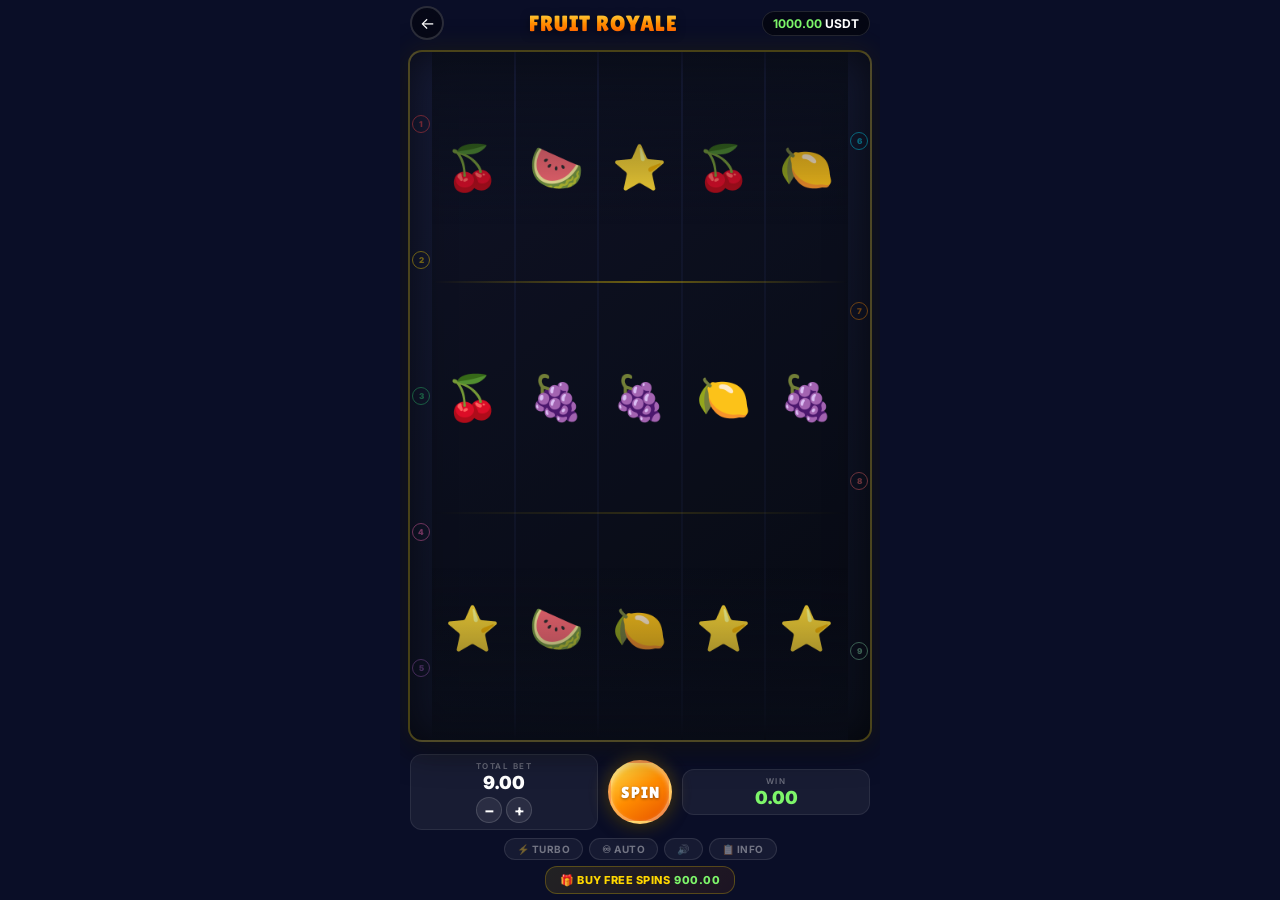
<file: games/fruit-royale.html>
<!DOCTYPE html>
<html lang="en">
<head>
<meta charset="UTF-8">
<meta name="viewport" content="width=device-width,initial-scale=1,maximum-scale=1,user-scalable=no,viewport-fit=cover">
<meta name="theme-color" content="#0a0e27">
<title>Fruit Royale</title>
<link href="https://fonts.googleapis.com/css2?family=Lilita+One&family=Inter:wght@400;600;700;900&display=swap" rel="stylesheet">
<style>
*,*::before,*::after{margin:0;padding:0;box-sizing:border-box}
html,body{width:100%;height:100%;height:100dvh;overflow:hidden;background:#0a0e27;touch-action:manipulation;user-select:none;-webkit-user-select:none;-webkit-tap-highlight-color:transparent}
body{display:flex;justify-content:center;font-family:'Inter',sans-serif;color:#fff}
#G{position:relative;width:100%;max-width:480px;height:100%;height:100dvh;overflow:hidden;display:flex;flex-direction:column}
canvas.overlay{position:absolute;top:0;left:0;width:100%;height:100%;pointer-events:none;z-index:40}

/* Header */
.hdr{display:flex;align-items:center;justify-content:space-between;padding:6px 10px;z-index:10;flex-shrink:0}
.bbk{width:34px;height:34px;border-radius:50%;background:rgba(0,0,0,.4);border:2px solid rgba(255,255,255,.15);display:flex;align-items:center;justify-content:center;cursor:pointer;font-size:16px;color:#fff;backdrop-filter:blur(10px)}
.ttl{font-family:'Lilita One',cursive;font-size:clamp(16px,5vw,22px);background:linear-gradient(180deg,#ffe44d 0%,#ff8c00 50%,#ff5500 100%);-webkit-background-clip:text;-webkit-text-fill-color:transparent;filter:drop-shadow(0 2px 4px rgba(0,0,0,.5));letter-spacing:1px}
.bal{background:rgba(0,0,0,.5);border:1px solid rgba(255,255,255,.12);border-radius:20px;padding:4px 10px;font-size:clamp(10px,3vw,12px);font-weight:700;backdrop-filter:blur(10px)}
.bal span{color:#7df56a}

/* Free Spins Banner */
.fsb{display:none;align-items:center;justify-content:center;gap:10px;padding:4px 0;background:linear-gradient(90deg,transparent,rgba(255,215,0,.15),transparent);font-weight:800;font-size:13px;color:#ffd700;flex-shrink:0;letter-spacing:1px}
.fsb.sh{display:flex}
.fsb .fc{background:rgba(255,215,0,.2);border-radius:8px;padding:2px 8px;font-size:15px}
.fsb .fm{color:#7df56a}

/* Machine */
.machine{position:relative;margin:4px 8px;border-radius:14px;background:linear-gradient(145deg,#151a35,#0a0e1a);border:2px solid rgba(255,215,0,.25);box-shadow:0 0 30px rgba(255,215,0,.08),inset 0 0 40px rgba(0,0,0,.6),0 8px 32px rgba(0,0,0,.5);overflow:hidden;flex:1;min-height:0;display:flex;flex-direction:column}

/* Payline Markers */
.pl-wrap{display:flex;width:100%;flex:1;min-height:0}
.pl-col{width:22px;display:flex;flex-direction:column;justify-content:space-around;padding:4px 2px;flex-shrink:0}
.pl-m{width:18px;height:18px;border-radius:50%;display:flex;align-items:center;justify-content:center;font-size:8px;font-weight:900;border:1.5px solid;opacity:.4;transition:.3s;cursor:pointer}
.pl-m.lit{opacity:1;box-shadow:0 0 8px var(--c)}

/* Reels Container */
.reels{flex:1;display:flex;gap:2px;min-height:0;position:relative;overflow:hidden}
.reel{flex:1;position:relative;overflow:hidden;background:rgba(0,0,0,.3)}
.reel::before,.reel::after{content:'';position:absolute;left:0;right:0;height:25%;z-index:3;pointer-events:none}
.reel::before{top:0;background:linear-gradient(180deg,rgba(10,14,26,.7),transparent)}
.reel::after{bottom:0;background:linear-gradient(0deg,rgba(10,14,26,.7),transparent)}
.strip{position:absolute;top:0;left:0;width:100%;will-change:transform}
.strip.blur{filter:blur(2px)}
.sym{display:flex;align-items:center;justify-content:center;font-size:clamp(30px,8vw,44px);position:relative;transition:background .2s}
.sym.glow{background:rgba(255,215,0,.15);box-shadow:inset 0 0 20px rgba(255,215,0,.3)}
.sym .mul{position:absolute;bottom:2px;right:4px;font-size:10px;font-weight:900;color:#ffd700;text-shadow:0 0 6px rgba(255,215,0,.8)}

/* Center line indicator */
.reels::after{content:'';position:absolute;left:0;right:0;top:calc(var(--sym-h) - 1px);height:2px;background:linear-gradient(90deg,transparent,rgba(255,215,0,.4),transparent);z-index:4;pointer-events:none}
.reels::before{content:'';position:absolute;left:0;right:0;top:calc(var(--sym-h)*2 - 1px);height:2px;background:linear-gradient(90deg,transparent,rgba(255,215,0,.15),transparent);z-index:4;pointer-events:none}

/* Payline Canvas */
.plcvs{position:absolute;top:0;left:22px;z-index:5;pointer-events:none}

/* Win popup */
.wpop{position:absolute;inset:0;display:flex;flex-direction:column;align-items:center;justify-content:center;z-index:10;pointer-events:none;opacity:0;transition:opacity .3s}
.wpop.sh{opacity:1}
.wpop .wl{font-family:'Lilita One',cursive;font-size:18px;color:rgba(255,255,255,.8);letter-spacing:4px;text-shadow:0 2px 8px rgba(0,0,0,.5)}
.wpop .wa{font-family:'Lilita One',cursive;font-size:48px;background:linear-gradient(180deg,#ffe44d,#ff8c00,#ff5500);-webkit-background-clip:text;-webkit-text-fill-color:transparent;filter:drop-shadow(0 3px 6px rgba(0,0,0,.5));line-height:1.1}
.wpop .wm{font-size:14px;color:#7df56a;margin-top:4px;font-weight:700;text-shadow:0 0 10px rgba(125,245,106,.5)}
.wpop.big .wl{font-size:24px;color:#ffe44d}
.wpop.big .wa{font-size:60px}
.wpop.epic .wl{font-size:28px;background:linear-gradient(90deg,#ff4444,#ffe44d,#44ff44,#44aaff,#ff44ff);-webkit-background-clip:text;-webkit-text-fill-color:transparent}
.wpop.epic .wa{font-size:70px}

/* Multiplier popup */
.mpop{position:absolute;inset:0;display:flex;align-items:center;justify-content:center;z-index:12;pointer-events:none;opacity:0;transform:scale(0);transition:opacity .3s,transform .4s cubic-bezier(.175,.885,.32,1.275)}
.mpop.sh{opacity:1;transform:scale(1)}
.mpop span{font-family:'Lilita One',cursive;font-size:64px;color:#ffd700;text-shadow:0 0 30px rgba(255,215,0,.8),0 4px 12px rgba(0,0,0,.5)}

/* Controls */
.ctl{flex-shrink:0;padding:8px 10px 4px;display:flex;align-items:center;gap:6px}
.bs,.ws{flex:1;text-align:center;background:rgba(255,255,255,.06);border:1px solid rgba(255,255,255,.08);border-radius:12px;padding:6px}
.sl{font-size:8px;color:rgba(255,255,255,.35);text-transform:uppercase;letter-spacing:1.5px;font-weight:600}
.bv{font-size:clamp(14px,4vw,18px);font-weight:900;margin-top:1px}
.wv{font-size:clamp(14px,4vw,18px);font-weight:900;color:#7df56a;margin-top:1px}
.bc{display:flex;align-items:center;justify-content:center;gap:4px;margin-top:4px}
.bb{width:26px;height:26px;border-radius:50%;background:rgba(255,255,255,.08);border:1px solid rgba(255,255,255,.15);color:#fff;font-size:16px;font-weight:700;cursor:pointer;display:flex;align-items:center;justify-content:center}
.bb:active{transform:scale(.85);background:rgba(255,200,0,.2)}
.sw{display:flex;align-items:center;justify-content:center;margin:0 4px}
.sb{width:clamp(52px,14vw,64px);height:clamp(52px,14vw,64px);border-radius:50%;background:linear-gradient(145deg,#ffe44d,#ff8c00,#e65100);border:3px solid rgba(255,255,255,.3);cursor:pointer;box-shadow:0 0 20px rgba(255,200,0,.3),0 4px 16px rgba(0,0,0,.5),inset 0 2px 4px rgba(255,255,255,.3);display:flex;align-items:center;justify-content:center;transition:.15s;font-family:'Lilita One',cursive;font-size:clamp(12px,3.5vw,16px);color:#fff;letter-spacing:1px;text-shadow:0 1px 3px rgba(0,0,0,.4)}
.sb:active{transform:scale(.92)}
.sb.sp{animation:spr .6s linear infinite;pointer-events:none;opacity:.7}
.sb.dis{opacity:.4;pointer-events:none}
@keyframes spr{to{transform:rotate(360deg)}}

/* Toolbar */
.tbr{flex-shrink:0;display:flex;justify-content:center;gap:6px;padding:4px 10px}
.bt{padding:4px 12px;border-radius:16px;background:rgba(255,255,255,.05);border:1px solid rgba(255,255,255,.1);color:rgba(255,255,255,.4);font-size:10px;font-weight:700;cursor:pointer;font-family:Inter;letter-spacing:.5px}
.bt.ac{background:rgba(255,215,0,.1);border-color:rgba(255,215,0,.3);color:#ffd700}
.bt:active{transform:scale(.93)}

/* Buy Bonus */
.buy-wrap{flex-shrink:0;display:flex;justify-content:center;gap:6px;padding:2px 10px 6px}
.buy-btn{padding:6px 14px;border-radius:12px;background:linear-gradient(135deg,rgba(255,215,0,.1),rgba(255,100,0,.08));border:1px solid rgba(255,215,0,.25);color:#ffd700;font-size:11px;font-weight:800;cursor:pointer;font-family:Inter;letter-spacing:.5px;text-transform:uppercase}
.buy-btn:active{transform:scale(.93)}
.buy-btn.dis{opacity:.35;pointer-events:none}
.buy-btn .cost{color:#7df56a;margin-left:4px}

/* FSI Overlay */
.fsi{position:fixed;inset:0;z-index:50;display:flex;flex-direction:column;align-items:center;justify-content:center;background:rgba(0,0,0,.75);backdrop-filter:blur(8px);opacity:0;pointer-events:none;transition:opacity .4s}
.fsi.sh{opacity:1;pointer-events:auto}
.fsi-title{font-family:'Lilita One',cursive;font-size:32px;color:#ffd700;text-shadow:0 0 30px rgba(255,215,0,.5);letter-spacing:4px;animation:fsiPulse 1s ease infinite alternate}
.fsi-count{font-family:'Lilita One',cursive;font-size:80px;background:linear-gradient(180deg,#ffe44d,#ff5500);-webkit-background-clip:text;-webkit-text-fill-color:transparent;line-height:1;filter:drop-shadow(0 4px 12px rgba(0,0,0,.5))}
.fsi-sub{font-size:16px;font-weight:800;color:rgba(255,255,255,.7);letter-spacing:3px;margin-top:4px}
@keyframes fsiPulse{to{text-shadow:0 0 50px rgba(255,215,0,.8);transform:scale(1.05)}}

/* Paytable Modal */
.ptm{position:fixed;inset:0;z-index:60;background:rgba(0,0,0,.85);backdrop-filter:blur(6px);display:none;overflow-y:auto;padding:20px}
.ptm.sh{display:block}
.ptm h2{font-family:'Lilita One',cursive;text-align:center;font-size:22px;color:#ffd700;margin-bottom:16px}
.ptm .close{position:fixed;top:10px;right:16px;font-size:24px;cursor:pointer;color:#fff;z-index:61}
.pt-row{display:flex;align-items:center;gap:10px;padding:8px 12px;border-bottom:1px solid rgba(255,255,255,.06)}
.pt-sym{font-size:28px;width:40px;text-align:center}
.pt-name{font-weight:700;font-size:12px;color:rgba(255,255,255,.6);width:70px}
.pt-pays{display:flex;gap:8px;font-size:11px;font-weight:600}
.pt-pays span{color:#ffe44d}
.pt-lines{margin-top:16px}
.pt-lines h3{text-align:center;font-size:14px;color:#ffd700;margin-bottom:10px}
.pt-line{display:flex;align-items:center;gap:6px;padding:4px 12px;font-size:12px}
.pt-dot{width:12px;height:12px;border-radius:50%}
.pt-pat{display:flex;gap:2px}
.pt-pat span{width:16px;height:16px;border-radius:3px;background:rgba(255,255,255,.06);display:flex;align-items:center;justify-content:center;font-size:8px;font-weight:900}
.pt-pat span.on{background:var(--c);color:#000}

/* Screen shake */
.shk{animation:shk .4s ease}
@keyframes shk{0%,100%{transform:translateX(0)}25%{transform:translateX(-4px) rotate(-.5deg)}75%{transform:translateX(4px) rotate(.5deg)}}

@media(max-height:640px){
  .hdr{padding:4px 8px}
  .machine{margin:2px 6px}
  .ctl{padding:4px 8px 2px}
  .tbr{padding:2px 8px}
  .buy-wrap{padding:2px 8px 4px}
}
</style>
</head>
<body>
<div id="G">
  <div class="hdr">
    <div class="bbk" id="bkBtn">←</div>
    <div class="ttl">FRUIT ROYALE</div>
    <div class="bal"><span id="bVal">1000.00</span> USDT</div>
  </div>
  <div class="fsb" id="fsB"><span>🎰 FREE SPINS</span><span class="fc" id="fsC">10</span><span class="fm">×<span id="fsM">1</span></span></div>
  <div class="machine" id="mach">
    <div class="pl-wrap">
      <div class="pl-col" id="plL"></div>
      <div class="reels" id="reelsBox"></div>
      <div class="pl-col" id="plR"></div>
    </div>
    <canvas class="plcvs" id="plCvs"></canvas>
    <div class="wpop" id="wPop"><div class="wl">WIN</div><div class="wa" id="wPA">0</div><div class="wm" id="wPM"></div></div>
    <div class="mpop" id="mPop"><span id="mPT">×2</span></div>
  </div>
  <div class="ctl">
    <div class="bs"><div class="sl">Total Bet</div><div class="bv" id="btV">9.00</div><div class="bc"><div class="bb" id="bM">−</div><div class="bb" id="bP">+</div></div></div>
    <div class="sw"><button class="sb" id="spB">SPIN</button></div>
    <div class="ws"><div class="sl">Win</div><div class="wv" id="wVal">0.00</div></div>
  </div>
  <div class="tbr">
    <div class="bt" id="tbB">⚡ TURBO</div>
    <div class="bt" id="auB">♾ AUTO</div>
    <div class="bt" id="sndB">🔊</div>
    <div class="bt" id="ptB">📋 INFO</div>
  </div>
  <div class="buy-wrap">
    <button class="buy-btn" id="buyB">🎁 BUY FREE SPINS<span class="cost" id="buyCost">900.00</span></button>
  </div>
  <div class="fsi" id="fsiO"><div class="fsi-title">FREE SPINS</div><div class="fsi-count" id="fsiC">10</div><div class="fsi-sub">SPINS WON!</div></div>
  <div class="ptm" id="ptM"><div class="close" id="ptX">✕</div></div>
  <canvas class="overlay" id="confCvs"></canvas>
</div>

<script>
// ═══ CONSTANTS ═══
const REELS=5,ROWS=3,NLINES=9;
const SYM=[
  {name:'Cherry', em:'🍒',pay:[0,0,5,20,60],   w:8,c:'#ff4444'},
  {name:'Lemon',  em:'🍋',pay:[0,0,5,20,60],   w:8,c:'#ffd700'},
  {name:'Orange', em:'🍊',pay:[0,0,8,35,100],  w:6,c:'#ff8c00'},
  {name:'Grape',  em:'🍇',pay:[0,0,8,35,100],  w:6,c:'#9b59b6'},
  {name:'Melon',  em:'🍉',pay:[0,0,15,60,200], w:5,c:'#2ecc71'},
  {name:'Bell',   em:'🔔',pay:[0,0,25,100,400],w:4,c:'#f1c40f'},
  {name:'Seven',  em:'7️⃣',pay:[0,0,50,250,1000],w:3,c:'#e74c3c'},
  {name:'Wild',   em:'🃏',pay:[0,0,100,500,2000],w:2,c:'#00e5ff',wild:true},
  {name:'Scatter',em:'⭐',pay:[0,0,2,10,50],   w:4,c:'#ff69b4',scat:true},
];
const WILD=7,SCAT=8;
const LINES=[
  [1,1,1,1,1],[0,0,0,0,0],[2,2,2,2,2],
  [0,1,2,1,0],[2,1,0,1,2],[1,0,0,0,1],
  [1,2,2,2,1],[0,0,1,2,2],[2,2,1,0,0]
];
const LCOL=['#ff4444','#ffd700','#2ecc71','#ff69b4','#9b59b6','#00e5ff','#ff8c00','#ff6b6b','#88ddaa'];
const BETS=[0.10,0.20,0.50,1.00,2.00,5.00];
const TAPE_LEN=35;

// Weighted pool for random symbol selection
let pool=[];
SYM.forEach((s,i)=>{for(let j=0;j<s.w;j++)pool.push(i)});

// ═══ SEEDED PRNG ═══
let _seed=Date.now()^0xDEADBEEF;
function mulberry32(a){return function(){a|=0;a=a+0x6D2B79F5|0;let t=Math.imul(a^a>>>15,1|a);t=t+Math.imul(t^t>>>7,61|t)^t;return((t^t>>>14)>>>0)/4294967296}}
let gameRand=mulberry32(_seed);
function setSeed(s){_seed=s;gameRand=mulberry32(_seed)}
const _urlSeed=new URLSearchParams(window.location.search).get('seed');
if(_urlSeed)setSeed(parseInt(_urlSeed));

function rndSym(){return pool[Math.floor(gameRand()*pool.length)]}

// ═══ STATE ═══
const _urlBal=new URLSearchParams(window.location.search).get('bal');
let state='IDLE',bal=_urlBal?parseFloat(_urlBal):1000,bIdx=3,bet=BETS[bIdx];
let grid=Array.from({length:REELS},()=>Array(ROWS).fill(0));
let turbo=false,autoP=false,sndOn=true;
let fsLeft=0,fsMul=1,fsTotalWin=0;
let stoppedCount=0;
let symH=80;

// ═══ SOUND ENGINE ═══
let audioCtx=null;
function initAudio(){if(!audioCtx)audioCtx=new(window.AudioContext||window.webkitAudioContext)()}
function playNote(freq,dur,type='sine',vol=0.08){
  if(!audioCtx||!sndOn)return;
  const o=audioCtx.createOscillator(),g=audioCtx.createGain();
  o.type=type;o.frequency.setValueAtTime(freq,audioCtx.currentTime);
  g.gain.setValueAtTime(vol,audioCtx.currentTime);
  g.gain.exponentialRampToValueAtTime(0.001,audioCtx.currentTime+dur);
  o.connect(g).connect(audioCtx.destination);o.start();o.stop(audioCtx.currentTime+dur);
}
function sndSpin(){playNote(300,.15,'sawtooth',.05);setTimeout(()=>playNote(450,.1,'sawtooth',.04),80)}
function sndStop(i){playNote(200+i*80,.08,'square',.06)}
function sndWin(){[523,659,784,1047].forEach((f,i)=>setTimeout(()=>playNote(f,.2,'sine',.07),i*100))}
function sndBigWin(){[523,659,784,1047,1319].forEach((f,i)=>setTimeout(()=>playNote(f,.3,'triangle',.08),i*120))}
function sndScatter(){playNote(880,.3,'sine',.06);setTimeout(()=>playNote(1100,.3,'sine',.06),150)}
function sndClick(){playNote(600,.04,'square',.03)}

// ═══ CONFETTI ═══
const confCvs=document.getElementById('confCvs');
const confCtx=confCvs.getContext('2d');
let confetti=[],confAnim=null;
const CONF_COLORS=['#ff4444','#ffd700','#2ecc71','#ff69b4','#9b59b6','#00e5ff','#ff8c00','#fff'];
function resizeConfetti(){confCvs.width=confCvs.offsetWidth;confCvs.height=confCvs.offsetHeight}
function startConfetti(n=150){
  resizeConfetti();confetti=[];
  for(let i=0;i<n;i++)confetti.push({
    x:Math.random()*confCvs.width,y:-Math.random()*confCvs.height*.5,
    w:4+Math.random()*6,h:3+Math.random()*5,
    c:CONF_COLORS[Math.floor(Math.random()*CONF_COLORS.length)],
    vx:(Math.random()-.5)*3,vy:1.5+Math.random()*3,
    rot:Math.random()*Math.PI*2,rv:(Math.random()-.5)*.15,
    life:1,decay:.002+Math.random()*.003
  });
  if(confAnim)cancelAnimationFrame(confAnim);
  (function loop(){
    confCtx.clearRect(0,0,confCvs.width,confCvs.height);
    let alive=false;
    confetti.forEach(p=>{
      p.x+=p.vx;p.y+=p.vy;p.vy+=.05;p.rot+=p.rv;p.life-=p.decay;
      if(p.life<=0||p.y>confCvs.height+20)return;
      alive=true;
      confCtx.save();confCtx.translate(p.x,p.y);confCtx.rotate(p.rot);
      confCtx.globalAlpha=p.life;confCtx.fillStyle=p.c;
      confCtx.fillRect(-p.w/2,-p.h/2,p.w,p.h);confCtx.restore();
    });
    if(alive)confAnim=requestAnimationFrame(loop);
    else{confCtx.clearRect(0,0,confCvs.width,confCvs.height);confAnim=null}
  })();
}

// ═══ LAYOUT ═══
const reelsBox=document.getElementById('reelsBox');
const plCvs=document.getElementById('plCvs');
const plCtx=plCvs.getContext('2d');
let reelEls=[],stripEls=[];
let reelX=0,reelW=0;

function buildReels(){
  reelsBox.innerHTML='';reelEls=[];stripEls=[];
  for(let c=0;c<REELS;c++){
    const reel=document.createElement('div');reel.className='reel';reel.id='reel'+c;
    const strip=document.createElement('div');strip.className='strip';
    reel.appendChild(strip);reelsBox.appendChild(reel);
    reelEls.push(reel);stripEls.push(strip);
  }
}

function calcLayout(){
  const box=reelsBox.getBoundingClientRect();
  reelW=box.width/REELS;
  symH=box.height/ROWS;
  document.documentElement.style.setProperty('--sym-h',symH+'px');
  // Payline canvas
  plCvs.width=box.width;plCvs.height=box.height;
  plCvs.style.width=box.width+'px';plCvs.style.height=box.height+'px';
  reelX=box.left-reelsBox.parentElement.getBoundingClientRect().left+reelsBox.offsetLeft;
  // Set symbol height on existing syms
  document.querySelectorAll('.sym').forEach(s=>s.style.height=symH+'px');
}

function buildPaylineMarkers(){
  const lCol=document.getElementById('plL'),rCol=document.getElementById('plR');
  lCol.innerHTML='';rCol.innerHTML='';
  for(let i=0;i<NLINES;i++){
    const m=document.createElement('div');
    m.className='pl-m';m.textContent=i+1;
    m.style.cssText=`color:${LCOL[i]};border-color:${LCOL[i]};--c:${LCOL[i]}`;
    m.dataset.line=i;
    if(i<5)lCol.appendChild(m);else rCol.appendChild(m);
  }
}

function mkSymEl(id){
  const d=document.createElement('div');d.className='sym';d.dataset.id=id;
  d.textContent=SYM[id].em;d.style.height=symH+'px';
  return d;
}

function initGrid(){
  for(let c=0;c<REELS;c++){
    stripEls[c].innerHTML='';
    for(let r=0;r<ROWS;r++){
      const id=rndSym();grid[c][r]=id;
      stripEls[c].appendChild(mkSymEl(id));
    }
    stripEls[c].style.transform='translateY(0)';
  }
}

// ═══ SPIN SYSTEM ═══
function spin(){
  if(state!=='IDLE')return;
  const totalBet=bet*NLINES;
  const inFS=fsLeft>0;
  if(!inFS){if(bal<totalBet)return;bal-=totalBet;updBal();fsTotalWin=0}
  initAudio();sndSpin();
  state='SPINNING';stoppedCount=0;
  document.getElementById('spB').classList.add('sp');
  if(!inFS)updWin(0);hideWP();clearPaylines();clearGlow();updBuyBtns();

  // Generate results
  const results=[];
  for(let c=0;c<REELS;c++){
    results[c]=[];
    for(let r=0;r<ROWS;r++) results[c][r]=rndSym();
  }

  // Build and animate each reel
  for(let c=0;c<REELS;c++){
    const strip=stripEls[c];
    strip.style.transition='none';
    strip.style.transform='translateY(0)';
    strip.innerHTML='';
    // Random tape symbols
    const tapeLen=turbo?18:TAPE_LEN;
    for(let i=0;i<tapeLen;i++) strip.appendChild(mkSymEl(rndSym()));
    // Result symbols at end
    for(let r=0;r<ROWS;r++) strip.appendChild(mkSymEl(results[c][r]));

    strip.offsetHeight; // force reflow
    const targetY=-(tapeLen*symH);
    const dur=turbo?.4+c*.15:.8+c*.3;

    strip.classList.add('blur');
    strip.style.transition=`transform ${dur}s cubic-bezier(0.1,0.7,0.2,1.03)`;
    strip.style.transform=`translateY(${targetY}px)`;

    // Remove blur before stop
    setTimeout(()=>strip.classList.remove('blur'),dur*650);

    ((col,duration)=>{
      const handler=()=>{
        strip.removeEventListener('transitionend',handler);
        grid[col]=results[col].slice();
        sndStop(col);
        onReelStop(col);
      };
      strip.addEventListener('transitionend',handler);
      // Fallback timeout
      setTimeout(()=>{
        grid[col]=results[col].slice();
        if(stoppedCount<=col)onReelStop(col);
      },(duration+.1)*1000);
    })(c,dur);
  }
}

function onReelStop(col){
  stoppedCount++;
  // Check for scatter anticipation
  if(stoppedCount>=3){
    let sc=0;
    for(let c=0;c<stoppedCount;c++)for(let r=0;r<ROWS;r++)if(grid[c][r]===SCAT)sc++;
    if(sc>=2&&stoppedCount<REELS)sndScatter();
  }
  if(stoppedCount===REELS){
    document.getElementById('spB').classList.remove('sp');
    evaluateWins();
  }
}

// ═══ WIN DETECTION ═══
function evaluateWins(){
  state='RESOLVING';
  const wins=[];

  // Check paylines
  for(let li=0;li<NLINES;li++){
    const line=LINES[li];
    const syms=line.map((row,col)=>grid[col][row]);

    // Find base symbol (first non-wild non-scatter from left)
    let baseSym=-1;
    for(let i=0;i<REELS;i++){
      if(syms[i]!==WILD&&syms[i]!==SCAT){baseSym=syms[i];break}
      if(syms[i]===WILD&&baseSym===-1)baseSym=WILD;
    }
    if(baseSym===-1)continue;

    // Count matching from left
    let cnt=0;
    for(let c=0;c<REELS;c++){
      if(syms[c]===baseSym||syms[c]===WILD)cnt++;
      else break;
    }
    if(cnt>=3){
      wins.push({line:li,cnt,sym:baseSym,pay:SYM[baseSym].pay[cnt-1]*bet,cells:line.slice(0,cnt).map((row,c)=>[c,row])});
    }
  }

  // Check scatters (anywhere)
  let scatCells=[];
  for(let c=0;c<REELS;c++)for(let r=0;r<ROWS;r++)if(grid[c][r]===SCAT)scatCells.push([c,r]);
  const scatCnt=scatCells.length;
  if(scatCnt>=3){
    wins.push({line:-1,cnt:scatCnt,sym:SCAT,pay:SYM[SCAT].pay[scatCnt-1]*bet*NLINES,cells:scatCells,scatter:true});
  }

  if(wins.length===0){
    state='IDLE';
    updBuyBtns();
    if(fsLeft>0){fsLeft--;updFS();setTimeout(()=>{if(fsLeft>0)spin();else endFS()},600)}
    else if(autoP)setTimeout(spin,800);
    return;
  }

  // Calculate total win
  let totalWin=wins.reduce((s,w)=>s+w.pay,0);

  // Roll multiplier
  const mul=rollMul();
  totalWin*=mul;

  // Display wins
  showWins(wins,totalWin,mul,scatCnt);
}

function rollMul(){
  const r=gameRand();
  if(fsLeft>0){
    if(r<.08)return 10;if(r<.22)return 5;if(r<.50)return 2;return 1;
  }
  if(r<.02)return 10;if(r<.08)return 5;if(r<.20)return 2;return 1;
}

// ═══ WIN DISPLAY ═══
let winCycleTimer=null;

function showWins(wins,totalWin,mul,scatCnt){
  // Glow winning symbols
  wins.forEach(w=>{
    w.cells.forEach(([c,r])=>{
      const idx=TAPE_LEN+(turbo?18-TAPE_LEN:0);
      // Find the sym element in the strip (last ROWS elements)
      const strip=stripEls[c];
      const symEls=strip.querySelectorAll('.sym');
      const tapeLen=turbo?18:TAPE_LEN;
      const el=symEls[tapeLen+r];
      if(el)el.classList.add('glow');
    });
  });

  // Draw paylines
  drawPaylines(wins);

  // Light up payline markers
  wins.forEach(w=>{
    if(w.line>=0){
      const markers=document.querySelectorAll('.pl-m');
      markers.forEach(m=>{if(parseInt(m.dataset.line)===w.line)m.classList.add('lit')});
    }
  });

  // Show multiplier popup if > 1
  if(mul>1){
    const mpop=document.getElementById('mPop');
    document.getElementById('mPT').textContent='×'+mul;
    mpop.classList.add('sh');
    sndBigWin();
    setTimeout(()=>mpop.classList.remove('sh'),1200);
  }

  // Show win popup
  const delay=mul>1?1400:200;
  setTimeout(()=>{
    const ratio=totalWin/(bet*NLINES);
    if(ratio>=20)sndBigWin();else sndWin();
    // Credit winnings
    bal+=totalWin;updBal();
    fsTotalWin+=totalWin;
    showWP(totalWin,ratio,mul);
    updWin(fsLeft>0?fsTotalWin:totalWin);

    // Confetti for big wins
    if(ratio>=10)startConfetti(ratio>=50?250:100);

    // Handle free spins trigger
    const hasScatter=wins.find(w=>w.scatter);
    const winShowTime=ratio>=20?2500:1500;

    setTimeout(()=>{
      hideWP();clearPaylines();clearGlow();clearMarkers();

      if(hasScatter&&fsLeft===0){
        const spins=scatCnt>=5?20:scatCnt>=4?15:10;
        showFSIntro(spins,()=>{
          fsLeft=spins;fsMul=1;updFS();
          document.getElementById('fsB').classList.add('sh');
          state='IDLE';spin();
        });
        return;
      }

      if(fsLeft>0){
        fsLeft--;updFS();
        state='IDLE';
        setTimeout(()=>{if(fsLeft>0)spin();else endFS()},400);
      }else{
        state='IDLE';updBuyBtns();
        if(autoP)setTimeout(spin,800);
      }
    },winShowTime);
  },delay);
}

function drawPaylines(wins){
  plCtx.clearRect(0,0,plCvs.width,plCvs.height);
  wins.forEach(w=>{
    if(w.line<0)return; // scatter, no line
    const line=LINES[w.line];
    const color=LCOL[w.line];
    plCtx.save();
    plCtx.strokeStyle=color;plCtx.lineWidth=3;
    plCtx.shadowColor=color;plCtx.shadowBlur=12;plCtx.globalAlpha=.8;
    plCtx.beginPath();
    for(let c=0;c<w.cnt;c++){
      const x=c*reelW+reelW/2;
      const y=line[c]*symH+symH/2;
      if(c===0)plCtx.moveTo(x,y);else plCtx.lineTo(x,y);
    }
    plCtx.stroke();
    // Win amount at end of line
    const lastC=w.cnt-1;
    plCtx.shadowBlur=0;plCtx.globalAlpha=1;
    plCtx.font='bold 12px Inter';plCtx.textAlign='center';
    plCtx.fillStyle='#fff';
    plCtx.fillText('+'+w.pay.toFixed(2),lastC*reelW+reelW/2,line[lastC]*symH+symH/2-symH*.35);
    plCtx.restore();
  });
}

function clearPaylines(){plCtx.clearRect(0,0,plCvs.width,plCvs.height)}
function clearGlow(){document.querySelectorAll('.sym.glow').forEach(s=>s.classList.remove('glow'))}
function clearMarkers(){document.querySelectorAll('.pl-m.lit').forEach(m=>m.classList.remove('lit'))}

function showWP(amt,ratio,mul){
  const wp=document.getElementById('wPop');
  const tier=ratio>=50?'EPIC WIN':ratio>=20?'BIG WIN':'WIN';
  wp.querySelector('.wl').textContent=tier;
  document.getElementById('wPA').textContent=amt.toFixed(2);
  document.getElementById('wPM').textContent=mul>1?`×${mul} MULTIPLIER`:'';
  wp.className='wpop sh'+(ratio>=50?' epic':ratio>=20?' big':'');
}
function hideWP(){document.getElementById('wPop').className='wpop'}

// ═══ FREE SPINS ═══
function showFSIntro(count,cb){
  const el=document.getElementById('fsiO');
  document.getElementById('fsiC').textContent=count;
  el.classList.add('sh');
  sndBigWin();
  document.getElementById('G').classList.add('shk');
  setTimeout(()=>document.getElementById('G').classList.remove('shk'),400);
  setTimeout(()=>{el.classList.remove('sh');if(cb)cb()},2500);
}

function endFS(){
  document.getElementById('fsB').classList.remove('sh');
  if(fsTotalWin>0){
    const ratio=fsTotalWin/(bet*NLINES);
    showWP(fsTotalWin,ratio,fsMul);
    updWin(fsTotalWin);
    if(ratio>=10)startConfetti(ratio>=50?250:100);
    setTimeout(()=>{hideWP();fsTotalWin=0;state='IDLE';updBuyBtns();if(autoP)setTimeout(spin,800)},3000);
  }else{
    state='IDLE';updBuyBtns();
    if(autoP)setTimeout(spin,800);
  }
}

function updFS(){
  document.getElementById('fsC').textContent=fsLeft;
  document.getElementById('fsM').textContent=fsMul;
}

// ═══ BUY BONUS ═══
function buyBonus(){
  if(state!=='IDLE'||fsLeft>0)return;
  const cost=bet*NLINES*100;
  if(bal<cost)return;
  bal-=cost;updBal();initAudio();
  fsTotalWin=0;updWin(0);
  updBuyBtns();
  showFSIntro(10,()=>{
    fsLeft=10;fsMul=1;updFS();
    document.getElementById('fsB').classList.add('sh');
    state='IDLE';spin();
  });
}

function updBuyBtns(){
  const cost=bet*NLINES*100;
  document.getElementById('buyCost').textContent=cost.toFixed(2);
  const dis=state!=='IDLE'||fsLeft>0||bal<cost;
  document.getElementById('buyB').classList.toggle('dis',dis);
}

// ═══ UI HELPERS ═══
function updBal(){document.getElementById('bVal').textContent=bal.toFixed(2);try{window.parent.postMessage({type:'balSync',bal:bal.toFixed(2)},'*')}catch(e){}}
function updWin(v){document.getElementById('wVal').textContent=v.toFixed(2)}
function updBet(){
  document.getElementById('btV').textContent=(bet*NLINES).toFixed(2);
  updBuyBtns();
}

// ═══ PAYTABLE ═══
function buildPaytable(){
  const m=document.getElementById('ptM');
  let html='<div class="close" id="ptX">✕</div><h2>PAYTABLE</h2>';
  SYM.forEach(s=>{
    html+=`<div class="pt-row"><div class="pt-sym">${s.em}</div><div class="pt-name">${s.name}${s.wild?' (WILD)':''}${s.scat?' (SCATTER)':''}</div><div class="pt-pays">`;
    for(let i=2;i<5;i++){
      if(s.pay[i]>0)html+=`<span>${i+1}×${s.pay[i]}</span>`;
    }
    html+='</div></div>';
  });
  html+='<div class="pt-lines"><h3>PAYLINES</h3>';
  LINES.forEach((line,li)=>{
    html+=`<div class="pt-line"><div class="pt-dot" style="background:${LCOL[li]}"></div><span style="color:${LCOL[li]};font-weight:700;width:16px">${li+1}</span><div class="pt-pat">`;
    for(let c=0;c<REELS;c++){
      for(let r=0;r<ROWS;r++){
        html+=`<span class="${line[c]===r?'on':''}" style="--c:${LCOL[li]}">${line[c]===r?'●':''}</span>`;
      }
      if(c<REELS-1)html+='<span style="width:2px;background:none"></span>';
    }
    html+='</div></div>';
  });
  html+='</div><div style="height:40px"></div>';
  m.innerHTML=html;
  document.getElementById('ptX').addEventListener('click',()=>m.classList.remove('sh'));
}

// ═══ EVENT HANDLERS ═══
document.getElementById('spB').addEventListener('click',()=>{initAudio();spin()});
document.getElementById('bM').addEventListener('click',()=>{if(state!=='IDLE'||fsLeft>0)return;sndClick();bIdx=Math.max(0,bIdx-1);bet=BETS[bIdx];updBet()});
document.getElementById('bP').addEventListener('click',()=>{if(state!=='IDLE'||fsLeft>0)return;sndClick();bIdx=Math.min(BETS.length-1,bIdx+1);bet=BETS[bIdx];updBet()});
document.getElementById('tbB').addEventListener('click',function(){turbo=!turbo;this.classList.toggle('ac',turbo);sndClick()});
document.getElementById('auB').addEventListener('click',function(){autoP=!autoP;this.classList.toggle('ac',autoP);sndClick();if(autoP&&state==='IDLE'&&fsLeft===0)spin()});
document.getElementById('sndB').addEventListener('click',function(){sndOn=!sndOn;this.classList.toggle('ac',!sndOn);this.textContent=sndOn?'🔊':'🔇'});
document.getElementById('ptB').addEventListener('click',()=>{document.getElementById('ptM').classList.add('sh')});
document.getElementById('buyB').addEventListener('click',buyBonus);
document.getElementById('bkBtn').addEventListener('click',()=>{
  try{window.parent.postMessage('back','*')}catch(e){}
  try{window.history.back()}catch(e){}
});

// Prevent zoom
document.addEventListener('gesturestart',e=>e.preventDefault());
document.addEventListener('dblclick',e=>e.preventDefault());

// ═══ INIT ═══
buildReels();
buildPaylineMarkers();
buildPaytable();
requestAnimationFrame(()=>{
  calcLayout();initGrid();updBet();updBuyBtns();updBal();
});
window.addEventListener('resize',()=>{calcLayout()});
// ═══ SEED LISTENER ═══
window.addEventListener('message',e=>{
  if(e.data&&typeof e.data==='object'&&e.data.type==='setSeed'&&e.data.seed) setSeed(parseInt(e.data.seed));
});
</script>
</body>
</html>
</file>
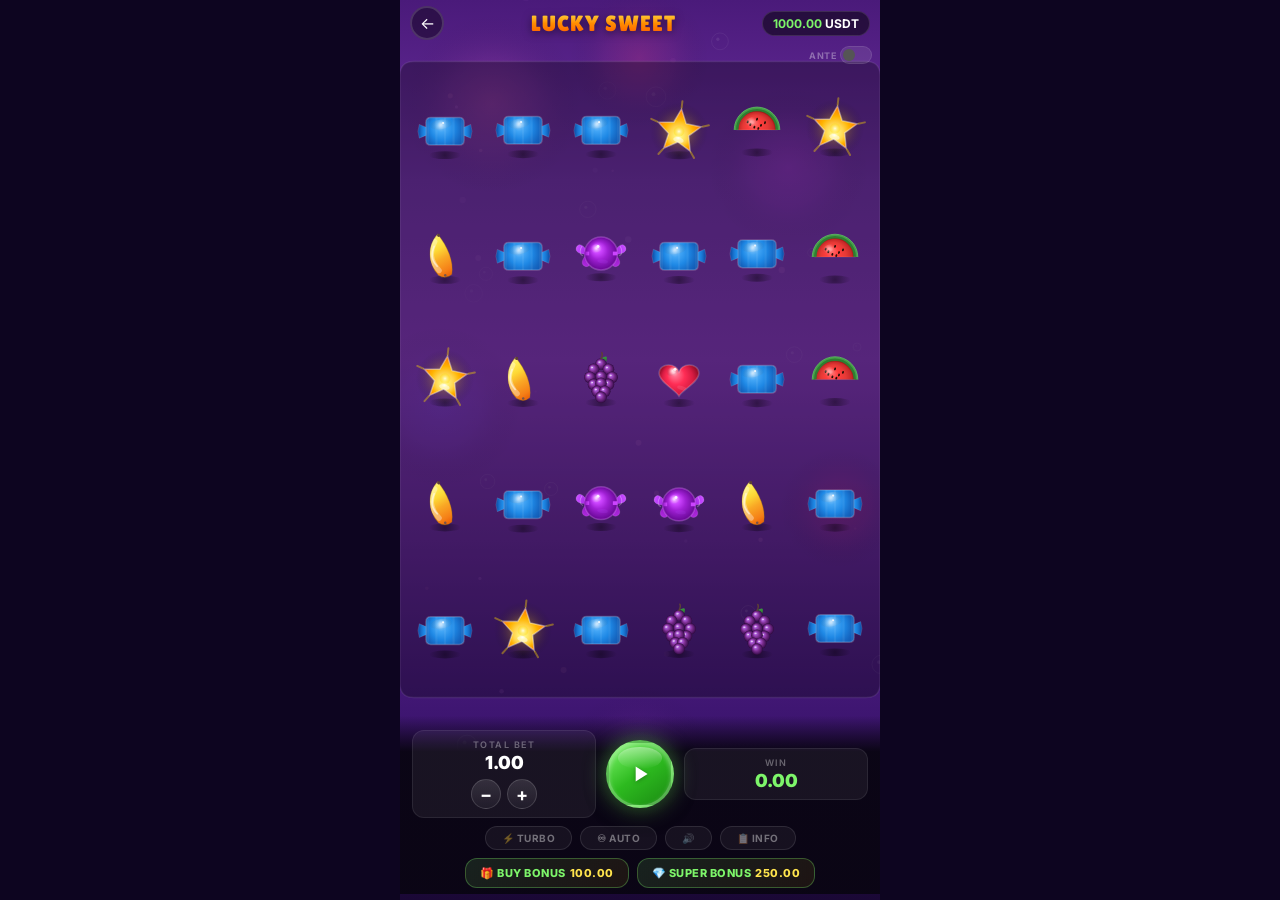
<file: games/sweet-gems.html>
<!DOCTYPE html>
<html lang="en">
<head>
<meta charset="UTF-8">
<meta name="viewport" content="width=device-width,initial-scale=1,maximum-scale=1,minimum-scale=1,user-scalable=no,viewport-fit=cover">
<meta name="mobile-web-app-capable" content="yes">
<meta name="apple-mobile-web-app-capable" content="yes">
<meta name="apple-mobile-web-app-status-bar-style" content="black-translucent">
<meta name="theme-color" content="#1a0a2e">
<title>Lucky Sweet</title>
<script>
// Telegram WebApp init — expand to fullscreen
if(window.Telegram&&window.Telegram.WebApp){
  const tg=window.Telegram.WebApp;
  tg.expand();
  tg.setHeaderColor('#1a0a2e');
  tg.setBackgroundColor('#1a0a2e');
}
</script>
<link href="https://fonts.googleapis.com/css2?family=Lilita+One&family=Inter:wght@400;600;700;900&display=swap" rel="stylesheet">
<style>
*,*::before,*::after{margin:0;padding:0;box-sizing:border-box}
html,body{width:100%;height:100%;height:100dvh;overflow:hidden;background:#0d0520;touch-action:manipulation;user-select:none;-webkit-user-select:none;-webkit-tap-highlight-color:transparent}
body{display:flex;justify-content:center;font-family:'Inter',sans-serif;color:#fff}
#GC{position:relative;width:100%;max-width:480px;height:100%;height:100dvh;overflow:hidden;flex-shrink:0}
canvas{position:absolute;top:0;left:0;width:100%;height:100%;z-index:1}

/* UI overlays */
.ui{position:relative;z-index:10;pointer-events:none}
.ui *{pointer-events:auto}

.top{display:flex;align-items:center;justify-content:space-between;padding:6px 10px;z-index:10;position:relative}
.bbk{width:34px;height:34px;border-radius:50%;background:rgba(0,0,0,.4);border:2px solid rgba(255,255,255,.15);display:flex;align-items:center;justify-content:center;cursor:pointer;transition:.2s;font-size:16px;color:#fff;backdrop-filter:blur(10px)}
.bbk:active{transform:scale(.9);border-color:rgba(255,200,0,.5)}
.ttl{font-family:'Lilita One',cursive;font-size:clamp(16px,5vw,22px);background:linear-gradient(180deg,#ffe44d 0%,#ff8c00 50%,#ff5500 100%);-webkit-background-clip:text;-webkit-text-fill-color:transparent;filter:drop-shadow(0 2px 4px rgba(0,0,0,.5));letter-spacing:1px}
.bal{background:rgba(0,0,0,.5);border:1px solid rgba(255,255,255,.12);border-radius:20px;padding:4px 10px;font-size:clamp(10px,3vw,12px);font-weight:700;backdrop-filter:blur(10px)}
.bal span{color:#7df56a}

/* Bottom panel */
.bp{position:absolute;bottom:0;left:0;right:0;z-index:20;padding-bottom:max(env(safe-area-inset-bottom,0px),6px)}
.bp-bg{background:linear-gradient(180deg,transparent 0%,rgba(10,5,20,.98) 20%);padding:14px 12px 6px}

.cr{display:flex;align-items:center;justify-content:space-between;gap:6px}
.bs,.ws{flex:1;text-align:center;background:rgba(255,255,255,.06);border:1px solid rgba(255,255,255,.08);border-radius:12px;padding:8px 6px}
.sl{font-size:9px;color:rgba(255,255,255,.35);text-transform:uppercase;letter-spacing:1.5px;font-weight:600}
.bv{font-size:clamp(14px,4vw,18px);font-weight:900;color:#fff;margin-top:2px}
.wv{font-size:clamp(14px,4vw,18px);font-weight:900;color:#7df56a;margin-top:2px;min-height:20px}
.bc{display:flex;align-items:center;justify-content:center;gap:6px;margin-top:6px}
.bb{width:30px;height:30px;border-radius:50%;background:linear-gradient(180deg,rgba(255,255,255,.12),rgba(255,255,255,.04));border:1px solid rgba(255,255,255,.15);color:#fff;font-size:18px;font-weight:700;cursor:pointer;display:flex;align-items:center;justify-content:center;transition:.15s;font-family:Inter}
.bb:active{transform:scale(.85);background:rgba(255,200,0,.2);border-color:rgba(255,200,0,.4)}

/* Spin button */
.sw{position:relative;display:flex;align-items:center;justify-content:center;margin:0 4px}
.sb{width:clamp(56px,16vw,68px);height:clamp(56px,16vw,68px);border-radius:50%;background:linear-gradient(145deg,#7df56a 0%,#2dba1f 50%,#1a8a12 100%);border:3px solid rgba(255,255,255,.25);cursor:pointer;position:relative;box-shadow:0 0 25px rgba(125,245,106,.4),0 6px 20px rgba(0,0,0,.5),inset 0 2px 4px rgba(255,255,255,.3);transition:.15s;display:flex;align-items:center;justify-content:center}
.sb::before{content:'';position:absolute;top:4px;left:15%;right:15%;height:35%;border-radius:50%;background:linear-gradient(180deg,rgba(255,255,255,.4),transparent);pointer-events:none}
.sb svg{width:26px;height:26px;fill:#fff;filter:drop-shadow(0 1px 2px rgba(0,0,0,.3))}
.sb:active{transform:scale(.92);box-shadow:0 0 12px rgba(125,245,106,.3),0 3px 10px rgba(0,0,0,.4)}
.sb.sp{animation:spr .6s linear infinite}
.sb.dis{opacity:.4;pointer-events:none}
@keyframes spr{to{transform:rotate(360deg)}}
.sg{position:absolute;width:90px;height:90px;border-radius:50%;background:radial-gradient(circle,rgba(125,245,106,.12),transparent 70%);animation:pg 2s ease-in-out infinite;pointer-events:none}
@keyframes pg{0%,100%{transform:scale(1);opacity:.4}50%{transform:scale(1.4);opacity:.8}}

/* Extra buttons */
.sr{display:flex;justify-content:center;gap:8px;margin-top:8px}
.bt{padding:5px 16px;border-radius:20px;background:rgba(255,255,255,.05);border:1px solid rgba(255,255,255,.1);color:rgba(255,255,255,.4);font-size:10px;font-weight:700;cursor:pointer;transition:.15s;font-family:Inter;letter-spacing:.5px}
.bt.ac{background:rgba(125,245,106,.1);border-color:rgba(125,245,106,.3);color:#7df56a}
.bt:active{transform:scale(.93)}

/* Buy Bonus */
.buy-wrap{display:flex;justify-content:center;gap:8px;margin-top:8px}
.buy-btn{padding:7px 14px;border-radius:12px;background:linear-gradient(135deg,rgba(125,245,106,.12),rgba(255,200,0,.08));border:1px solid rgba(125,245,106,.3);color:#7df56a;font-size:11px;font-weight:800;cursor:pointer;transition:.2s;font-family:Inter;letter-spacing:.5px;text-transform:uppercase;position:relative;overflow:hidden}
.buy-btn::before{content:'';position:absolute;inset:0;background:linear-gradient(90deg,transparent,rgba(255,255,255,.1),transparent);transform:translateX(-100%);transition:none}
.buy-btn:hover::before{transform:translateX(100%);transition:transform .6s}
.buy-btn:active{transform:scale(.93)}
.buy-btn.dis{opacity:.35;pointer-events:none}
.buy-btn .cost{color:#ffe44d;margin-left:4px}

/* Free Spins Intro Overlay */
.fsi{position:absolute;inset:0;z-index:50;display:flex;flex-direction:column;align-items:center;justify-content:center;background:rgba(0,0,0,.75);backdrop-filter:blur(8px);opacity:0;pointer-events:none;transition:opacity .4s}
.fsi.sh{opacity:1;pointer-events:auto}
.fsi-glow{position:absolute;width:300px;height:300px;border-radius:50%;background:radial-gradient(circle,rgba(125,245,106,.3),rgba(255,200,0,.15),transparent 70%);animation:fsiPulse 1.5s ease-in-out infinite}
@keyframes fsiPulse{0%,100%{transform:scale(1);opacity:.6}50%{transform:scale(1.3);opacity:1}}
.fsi-title{font-family:'Lilita One',cursive;font-size:18px;color:rgba(255,255,255,.6);text-transform:uppercase;letter-spacing:6px;position:relative;z-index:1}
.fsi-count{font-family:'Lilita One',cursive;font-size:80px;background:linear-gradient(180deg,#ffe44d,#ff8c00,#ff5500);-webkit-background-clip:text;-webkit-text-fill-color:transparent;filter:drop-shadow(0 0 30px rgba(255,200,0,.5));line-height:1;position:relative;z-index:1;animation:fsiPop .6s cubic-bezier(.175,.885,.32,1.275)}
.fsi-sub{font-family:'Lilita One',cursive;font-size:24px;color:#7df56a;letter-spacing:3px;position:relative;z-index:1;margin-top:4px;text-shadow:0 0 20px rgba(125,245,106,.5)}
.fsi-mul{font-size:14px;color:#ffe44d;margin-top:10px;font-weight:700;position:relative;z-index:1}
@keyframes fsiPop{0%{transform:scale(0) rotate(-10deg)}60%{transform:scale(1.2) rotate(3deg)}100%{transform:scale(1) rotate(0)}}

/* Win popup */
.wp{position:absolute;top:35%;left:50%;transform:translate(-50%,-50%) scale(0);z-index:30;text-align:center;pointer-events:none;opacity:0;transition:transform .4s cubic-bezier(.175,.885,.32,1.275),opacity .3s}
.wp.sh{transform:translate(-50%,-50%) scale(1);opacity:1}
.wp .wl{font-family:'Lilita One',cursive;font-size:16px;color:rgba(255,255,255,.7);text-transform:uppercase;letter-spacing:4px;text-shadow:0 2px 8px rgba(0,0,0,.5)}
.wp .wa{font-family:'Lilita One',cursive;font-size:52px;background:linear-gradient(180deg,#ffe44d,#ff8c00,#ff5500);-webkit-background-clip:text;-webkit-text-fill-color:transparent;filter:drop-shadow(0 3px 6px rgba(0,0,0,.5));line-height:1.1}
.wp .wm{font-size:14px;color:#7df56a;margin-top:4px;font-weight:700;text-shadow:0 0 10px rgba(125,245,106,.5)}
.wp.big .wl{font-size:22px;color:#ffe44d;text-shadow:0 0 20px rgba(255,228,77,.6)}
.wp.big .wa{font-size:62px}
.wp.epic .wl{font-size:26px;background:linear-gradient(90deg,#ff4444,#ffe44d,#44ff44,#44aaff,#ff44ff);-webkit-background-clip:text;-webkit-text-fill-color:transparent;animation:epicGlow 1s ease infinite}
.wp.epic .wa{font-size:72px}
@keyframes epicGlow{0%,100%{filter:drop-shadow(0 0 10px rgba(255,68,68,.8))}50%{filter:drop-shadow(0 0 20px rgba(255,228,77,.8))}}

/* Free spins banner */
.fb{position:absolute;top:46px;left:50%;transform:translateX(-50%);z-index:25;background:linear-gradient(135deg,rgba(125,245,106,.15),rgba(45,186,31,.1));border:1px solid rgba(125,245,106,.3);border-radius:25px;padding:6px 20px;display:none;align-items:center;gap:10px;font-size:13px;font-weight:700;backdrop-filter:blur(10px);box-shadow:0 4px 20px rgba(0,0,0,.3)}
.fb.sh{display:flex}
.fb .fc{color:#7df56a}
.fb .fm{color:#ffe44d;margin-left:6px}

/* Ante toggle */
.at{position:absolute;top:46px;right:8px;z-index:25;display:flex;align-items:center;gap:4px;font-size:9px;font-weight:700;color:rgba(255,255,255,.35);letter-spacing:.5px}
.as{width:32px;height:18px;border-radius:9px;background:rgba(255,255,255,.1);border:1px solid rgba(255,255,255,.1);position:relative;transition:.2s;cursor:pointer}
.as::after{content:'';position:absolute;top:2px;left:2px;width:12px;height:12px;border-radius:50%;background:#555;transition:.2s}
.as.on{background:rgba(125,245,106,.25);border-color:rgba(125,245,106,.3)}
.as.on::after{left:16px;background:#7df56a}

.cfc{position:absolute;inset:0;z-index:35;pointer-events:none}
.ptm{position:absolute;inset:0;z-index:60;background:rgba(0,0,0,.9);backdrop-filter:blur(6px);display:none;overflow-y:auto;padding:16px;border-radius:0}
.ptm.sh{display:block}
.ptm h2{font-family:'Lilita One',cursive;text-align:center;font-size:20px;color:#7df56a;margin-bottom:12px}
.ptm .close{position:absolute;top:10px;right:14px;font-size:22px;cursor:pointer;color:#fff;z-index:61}
.pt-row{display:flex;align-items:center;gap:8px;padding:6px 10px;border-bottom:1px solid rgba(255,255,255,.06)}
.pt-sym{font-size:24px;width:36px;text-align:center}
.pt-name{font-weight:700;font-size:11px;color:rgba(255,255,255,.5);width:65px}
.pt-pays{display:flex;gap:6px;font-size:10px;font-weight:600}
.pt-pays span{color:#ffe44d}
.pt-info{padding:10px;font-size:11px;color:rgba(255,255,255,.6);line-height:1.6}
.pt-info b{color:#7df56a}

@keyframes sk{0%,100%{transform:translate(0)}10%{transform:translate(-4px,3px)}20%{transform:translate(5px,-3px)}30%{transform:translate(-3px,5px)}40%{transform:translate(4px,-2px)}50%{transform:translate(-5px,4px)}60%{transform:translate(3px,-4px)}70%{transform:translate(-2px,3px)}80%{transform:translate(4px,-3px)}90%{transform:translate(-3px,2px)}}.shk{animation:sk .5s ease-in-out}
</style>
</head>
<body>
<div id="GC">
<canvas id="cv"></canvas>
<div class="ui">
<div class="top">
<div class="bbk" id="bkBtn">←</div>
<div class="ttl">LUCKY SWEET</div>
<div class="bal"><span id="bVal">1000.00</span> USDT</div>
</div>
</div>
<div class="fb" id="fsB"><span>🎰 FREE SPINS</span><span class="fc" id="fsC">10</span><span class="fm">×<span id="fsM">1</span></span></div>
<div class="at" id="anT"><span>ANTE</span><div class="as" id="anS"></div></div>
<canvas class="cfc" id="confCvs"></canvas>
<div class="ptm" id="ptM"></div>
<div class="wp" id="wPop"><div class="wl">WIN</div><div class="wa" id="wPA">0.00</div><div class="wm" id="wPM"></div></div>
<div class="fsi" id="fsiOverlay"><div class="fsi-glow"></div><div class="fsi-title">FREE SPINS</div><div class="fsi-count" id="fsiCount">15</div><div class="fsi-sub">SPINS WON!</div><div class="fsi-mul" id="fsiMul"></div></div>
<div class="bp">
<div class="bp-bg">
<div class="cr">
<div class="bs"><div class="sl">Total Bet</div><div class="bv" id="btV">1.00</div><div class="bc"><div class="bb" id="bM">−</div><div class="bb" id="bP">+</div></div></div>
<div class="sw"><div class="sg"></div><button class="sb" id="spB"><svg viewBox="0 0 24 24"><polygon points="8,5 19,12 8,19"/></svg></button></div>
<div class="ws"><div class="sl">Win</div><div class="wv" id="wVal">0.00</div></div>
</div>
<div class="sr"><div class="bt" id="tbB">⚡ TURBO</div><div class="bt" id="auB">♾ AUTO</div><div class="bt" id="sndB">🔊</div><div class="bt" id="ptB">📋 INFO</div></div>
<div class="buy-wrap"><button class="buy-btn" id="buyB">🎁 BUY BONUS<span class="cost" id="buyCost">100.00</span></button><button class="buy-btn" id="buyS">💎 SUPER BONUS<span class="cost" id="buyCostS">250.00</span></button></div>
</div>
</div>
</div>

<script>
(function(){
"use strict";
const cv=document.getElementById('cv'),cx=cv.getContext('2d'),gc=document.getElementById('GC');
let W,H,DP;

function resize(){
  DP=Math.min(devicePixelRatio||1,2);
  W=gc.clientWidth;H=gc.clientHeight;
  cv.width=W*DP;cv.height=H*DP;
  cv.style.width=W+'px';cv.style.height=H+'px';
  cx.setTransform(DP,0,0,DP,0,0);
  calcGrid();resizeConf();
  // Reposition existing symbols to new grid positions
  if(grid&&grid.length){
    for(let c=0;c<COLS;c++)for(let r=0;r<ROWS;r++){
      if(grid[c]&&grid[c][r]){
        const s=grid[c][r];
        s.x=gL+c*cW+cW/2;
        s.y=gT+r*cH+cH/2;
        s.ty=s.y;
      }
    }
  }
}
addEventListener('resize',resize);

// ═══ CONFIG ═══
const COLS=6,ROWS=5,BETS=[.2,.5,1,2,5,10];

const SYM=[
  {id:0,n:'Heart',      pMin:25,pMax:50,w:5,  colors:['#ff2d55','#e8174a','#b80d38','#ff8fa8'],type:'heart'},
  {id:1,n:'Grape',      pMin:12,pMax:25,w:8,  colors:['#7b2d8e','#5a1e6a','#3d1248','#c77ddb'],type:'grape'},
  {id:2,n:'Watermelon', pMin:8,pMax:15,w:10,  colors:['#30c755','#1fa040','#167a30','#aef0c0'],type:'melon'},
  {id:3,n:'Candy',      pMin:5,pMax:10,w:14,  colors:['#cc44ff','#9b1fd4','#6a0fa0','#e880ff'],type:'plum'},
  {id:4,n:'Banana',     pMin:3,pMax:8,w:18,   colors:['#ffe135','#ffc107','#e6a800','#fff9c4'],type:'banana'},
  {id:5,n:'BluCandy',   pMin:2,pMax:5,w:20,   colors:['#2196f3','#1976d2','#0d47a1','#90caf9'],type:'bluecandy'},
  {id:6,n:'Star',       pMin:0,pMax:0,w:6,    colors:['#ffd700','#ffb300','#ff8f00','#fff8e1'],type:'star'},
  {id:7,n:'Bomb',       pMin:0,pMax:0,w:0,    colors:['#546e7a','#37474f','#263238','#cfd8dc'],type:'bomb'},
];
const SCAT=6,BOMB=7;

// ═══ SOUND ENGINE (Web Audio API) ═══
let sndOn=true,audioCtx=null;
function initAudio(){if(audioCtx)return;try{audioCtx=new(window.AudioContext||window.webkitAudioContext)();if(audioCtx.state==='suspended')audioCtx.resume()}catch(e){}}
function playTone(freq,dur,type,vol,ramp){
  if(!sndOn||!audioCtx)return;
  const o=audioCtx.createOscillator(),g=audioCtx.createGain();
  o.type=type||'sine';o.frequency.setValueAtTime(freq,audioCtx.currentTime);
  if(ramp)o.frequency.linearRampToValueAtTime(ramp,audioCtx.currentTime+dur);
  g.gain.setValueAtTime(vol||.12,audioCtx.currentTime);
  g.gain.exponentialRampToValueAtTime(.001,audioCtx.currentTime+dur);
  o.connect(g);g.connect(audioCtx.destination);o.start();o.stop(audioCtx.currentTime+dur);
}
function sndSpin(){playTone(200,.25,'sawtooth',.08,800)}
function sndStop(i){playTone(400+i*80,.08,'square',.06)}
function sndWin(){[523,659,784].forEach((f,i)=>setTimeout(()=>playTone(f,.18,'sine',.1),i*90))}
function sndBigWin(){[523,659,784,1047,1319].forEach((f,i)=>setTimeout(()=>playTone(f,.22,'triangle',.12),i*100))}
function sndScatter(){[880,1108,1320,1760].forEach((f,i)=>setTimeout(()=>playTone(f,.15,'sine',.1),i*80))}
function sndClick(){playTone(600,.05,'square',.05)}

// ═══ CONFETTI SYSTEM ═══
const confCvs=document.getElementById('confCvs'),confCtx=confCvs.getContext('2d');
let confParts=[],confActive=false;
function resizeConf(){confCvs.width=gc.clientWidth;confCvs.height=gc.clientHeight}
function startConfetti(){
  confParts=[];confActive=true;resizeConf();
  const colors=['#ff2d55','#ffe44d','#7df56a','#2196f3','#cc44ff','#ff8c00','#00e5ff'];
  for(let i=0;i<120;i++){
    confParts.push({x:Math.random()*confCvs.width,y:-Math.random()*confCvs.height*.5-20,
      vx:(Math.random()-.5)*4,vy:2+Math.random()*4,
      w:4+Math.random()*6,h:6+Math.random()*10,
      r:Math.random()*Math.PI*2,rv:.05+Math.random()*.1,
      c:colors[Math.floor(Math.random()*colors.length)],
      l:1,d:.003+Math.random()*.004});
  }
}
function updConfetti(){
  if(!confActive)return;
  confCtx.clearRect(0,0,confCvs.width,confCvs.height);
  let alive=0;
  for(const p of confParts){
    p.x+=p.vx;p.y+=p.vy;p.vy+=.08;p.r+=p.rv;p.l-=p.d;
    if(p.l<=0||p.y>confCvs.height+20)continue;
    alive++;
    confCtx.save();confCtx.translate(p.x,p.y);confCtx.rotate(p.r);
    confCtx.globalAlpha=Math.min(p.l,1);
    confCtx.fillStyle=p.c;
    confCtx.fillRect(-p.w/2,-p.h/2,p.w,p.h);
    confCtx.restore();
  }
  if(alive===0){confActive=false;confCtx.clearRect(0,0,confCvs.width,confCvs.height)}
}

// ═══ PAYTABLE ═══
function buildPaytable(){
  const symEmoji=['❤️','🍇','🍉','🍬','🍌','🍭','⭐','💣'];
  let html='<div class="close" id="ptClose">&times;</div><h2>PAYTABLE</h2>';
  SYM.forEach((s,i)=>{
    if(s.pMin===0&&s.pMax===0&&i!==SCAT&&i!==BOMB)return;
    html+='<div class="pt-row"><div class="pt-sym">'+symEmoji[i]+'</div><div class="pt-name">'+s.n+'</div>';
    if(s.pMin>0||s.pMax>0){
      html+='<div class="pt-pays"><span>8+: '+s.pMin+'x</span><span>30: '+s.pMax+'x</span></div>';
    }else if(i===SCAT){
      html+='<div class="pt-pays"><span>SCATTER</span></div>';
    }else if(i===BOMB){
      html+='<div class="pt-pays"><span>MULTIPLIER</span></div>';
    }
    html+='</div>';
  });
  html+='<div class="pt-info">';
  html+='<b>Cluster Pays:</b> 8+ adjacent matching symbols = WIN<br>';
  html+='<b>Tumble:</b> Winning symbols removed, new ones fall<br>';
  html+='<b>Free Spins:</b> 4+ Stars trigger free spins (4=10, 5=15, 6=20)<br>';
  html+='<b>Bombs:</b> Random multiplier during Free Spins<br>';
  html+='<b>Buy Bonus:</b> 100x bet (10 spins) or 250x bet (15 spins, 3x start multi)';
  html+='</div>';
  document.getElementById('ptM').innerHTML=html;
  document.getElementById('ptClose').addEventListener('click',()=>document.getElementById('ptM').classList.remove('sh'));
}

// ═══ SEEDED PRNG ═══
let _seed=Date.now()^0xDEADBEEF;
function mulberry32(a){return function(){a|=0;a=a+0x6D2B79F5|0;let t=Math.imul(a^a>>>15,1|a);t=t+Math.imul(t^t>>>7,61|t)^t;return((t^t>>>14)>>>0)/4294967296}}
let gameRand=mulberry32(_seed);
function setSeed(s){_seed=s;gameRand=mulberry32(_seed)}
// Get seed from URL or parent
const _urlSeed=new URLSearchParams(window.location.search).get('seed');
if(_urlSeed)setSeed(parseInt(_urlSeed));

// ═══ STATE ═══
const _urlBal=new URLSearchParams(window.location.search).get('bal');
let state='IDLE',bal=_urlBal?parseFloat(_urlBal):1000,bIdx=2,bet=BETS[bIdx];
let grid=[],turbo=false,autoP=false,ante=false;
let fsLeft=0,fsMul=1,totWin=0,fsTotalWin=0;
let activeWins=[],tumbleNum=0;
let gL,gT,gW,gH,cW,cH,sR;
let t0=0;

function calcGrid(){
  const p=6;
  const topGap=48;
  // Use visualViewport height if available (accounts for browser chrome on mobile)
  const vh=(window.visualViewport?window.visualViewport.height:H);
  const botPanel=130;
  const availH=vh-topGap-botPanel;
  const availW=W-p*2;

  cW=availW/COLS;
  const maxCH=availH/ROWS;
  cH=Math.min(cW*1.6,maxCH);

  gW=cW*COLS;gH=cH*ROWS;
  gL=(W-gW)/2;
  gT=topGap+Math.max(0,(availH-gH)*.2);
  sR=Math.min(cW,cH)*.34;
}

// Listen for visualViewport resize (keyboard, browser chrome changes)
if(window.visualViewport){
  window.visualViewport.addEventListener('resize',()=>{resize();});
}

// ═══ PARTICLES & EFFECTS ═══
const parts=[],dust=[],coins=[],bubbles=[],sparkles=[],shockwaves=[];
function mkDust(){for(let i=0;i<30;i++)dust.push({x:Math.random()*500,y:Math.random()*900,s:1+Math.random()*2.5,a:.03+Math.random()*.07,vx:(Math.random()-.5)*.2,vy:-.15-Math.random()*.25,hue:Math.random()*60+280})}
mkDust();
function mkBubbles(){for(let i=0;i<15;i++)bubbles.push({x:Math.random()*500,y:Math.random()*900,s:3+Math.random()*8,a:.02+Math.random()*.04,vy:-.2-Math.random()*.4,vx:(Math.random()-.5)*.3,phase:Math.random()*Math.PI*2})}
mkBubbles();

function addP(x,y,col,n){for(let i=0;i<n&&parts.length<500;i++){const a=Math.random()*Math.PI*2,sp=2+Math.random()*6;parts.push({x,y,vx:Math.cos(a)*sp,vy:Math.sin(a)*sp-4,l:1,d:.01+Math.random()*.018,s:2+Math.random()*5,c:col,type:Math.random()>.4?'circle':'star'})}}
function addCoins(n){for(let i=0;i<n;i++)coins.push({x:Math.random()*W,y:-20-Math.random()*200,vy:2+Math.random()*4,vx:(Math.random()-.5)*2,s:5+Math.random()*8,r:Math.random()*Math.PI*2,rs:.05+Math.random()*.1,l:1,d:.002+Math.random()*.003})}
// Sparkle shimmer on symbols
function addSparkle(x,y,n){for(let i=0;i<n&&sparkles.length<200;i++){sparkles.push({x:x+(Math.random()-.5)*sR*1.5,y:y+(Math.random()-.5)*sR*1.5,l:1,d:.02+Math.random()*.03,s:1.5+Math.random()*3,phase:Math.random()*Math.PI*2,sp:Math.random()*.03})}}
// Shockwave ring effect on big wins
function addShockwave(x,y){shockwaves.push({x,y,r:0,maxR:sR*3,l:1,speed:4})}

// ═══ SYMBOL GENERATION ═══
function rndSym(){
  const t=SYM.filter(s=>s.id!==BOMB);let tw=0;
  const ws=t.map(s=>{let ww=s.w;if(s.id===SCAT&&ante)ww*=2;tw+=ww;return ww});
  let r=gameRand()*tw;
  for(let i=0;i<t.length;i++){r-=ws[i];if(r<=0)return t[i].id}
  return t[t.length-1].id;
}
function fsSym(){return gameRand()<.14?BOMB:rndSym()}
function mkSym(c,r,id){
  const sx=gL+c*cW+cW/2,sy=gT+r*cH+cH/2;
  return{id,c,r,x:sx,y:sy,ty:sy,vy:0,sc:1,al:1,gl:0,bp:Math.random()*Math.PI*2,bm:0,fall:false,rot:0,shimmer:Math.random()*Math.PI*2,popSc:0,popT:0}
}
function initGrid(){grid=[];for(let c=0;c<COLS;c++){grid[c]=[];for(let r=0;r<ROWS;r++)grid[c][r]=mkSym(c,r,rndSym())}}

// ═══ DRAWING: BACKGROUND ═══
function drawBG(t){
  // Vibrant candy purple/pink background like real Sweet Bonanza
  const g=cx.createLinearGradient(0,0,0,H);
  g.addColorStop(0,'#4a1a7a');g.addColorStop(.2,'#6b2fa0');g.addColorStop(.4,'#7b35b0');
  g.addColorStop(.6,'#5e2590');g.addColorStop(.8,'#3d1570');g.addColorStop(1,'#1a0835');
  cx.fillStyle=g;cx.fillRect(0,0,W,H);

  // Bright pink/magenta light orbs
  const orbT=t*.0004;
  [[W*.15,H*.12,'#ff69b4',90],[W*.85,H*.2,'#e040fb',80],[W*.5,H*.06,'#ff4081',70],
   [W*.05,H*.45,'#7c4dff',80],[W*.95,H*.55,'#e91e63',60],[W*.5,H*.85,'#ab47bc',70]].forEach(([ox,oy,col,r])=>{
    const px=ox+Math.sin(orbT+ox*.01)*20, py=oy+Math.cos(orbT+oy*.01)*15;
    const og=cx.createRadialGradient(px,py,0,px,py,r);
    og.addColorStop(0,col+'30');og.addColorStop(.5,col+'12');og.addColorStop(1,'transparent');
    cx.fillStyle=og;cx.beginPath();cx.arc(px,py,r,0,Math.PI*2);cx.fill();
  });

  // Sparkle dust
  for(const d of dust){
    d.x+=d.vx;d.y+=d.vy;
    if(d.y<-10){d.y=H+10;d.x=Math.random()*W}
    cx.beginPath();cx.arc(d.x,d.y,d.s,0,Math.PI*2);
    cx.fillStyle=`hsla(${d.hue},90%,80%,${d.a})`;cx.fill();
  }

  // Floating bubbles
  for(const b of bubbles){
    b.y+=b.vy;b.x+=b.vx+Math.sin(t*.001+b.phase)*.3;
    if(b.y<-20){b.y=H+20;b.x=Math.random()*W}
    cx.beginPath();cx.arc(b.x,b.y,b.s,0,Math.PI*2);
    cx.strokeStyle=`rgba(255,255,255,${b.a})`;cx.lineWidth=1;cx.stroke();
    cx.beginPath();cx.arc(b.x-b.s*.25,b.y-b.s*.25,b.s*.2,0,Math.PI*2);
    cx.fillStyle=`rgba(255,255,255,${b.a*1.5})`;cx.fill();
  }
}

// ═══ DRAWING: GRID BACKGROUND ═══
function drawGridBG(){
  cx.save();
  const pad=6;
  roundRect(gL-pad,gT-pad,gW+pad*2,gH+pad*2,14);
  cx.fillStyle='rgba(0,0,0,.3)';cx.fill();
  cx.strokeStyle='rgba(255,255,255,.08)';cx.lineWidth=1.5;cx.stroke();

  // No grid lines — clean look
  cx.restore();
}

function roundRect(x,y,w,h,r){cx.beginPath();cx.moveTo(x+r,y);cx.lineTo(x+w-r,y);cx.quadraticCurveTo(x+w,y,x+w,y+r);cx.lineTo(x+w,y+h-r);cx.quadraticCurveTo(x+w,y+h,x+w-r,y+h);cx.lineTo(x+r,y+h);cx.quadraticCurveTo(x,y+h,x,y+h-r);cx.lineTo(x,y+r);cx.quadraticCurveTo(x,y,x+r,y)}

// ═══ DRAWING: SYMBOLS (Photorealistic 3D) ═══
function drawSym(s,t){
  const tp=SYM[s.id],bob=s.fall?0:Math.sin(s.bp+t*.002)*1.5;
  const x=s.x,y=s.y+bob,R=sR*s.sc,al=s.al;
  if(al<=0||R<=0)return;
  cx.save();cx.globalAlpha=al;

  // Drop shadow (soft, large)
  cx.beginPath();cx.ellipse(x,y+R*.9,R*.6,R*.15,0,0,Math.PI*2);
  const shg=cx.createRadialGradient(x,y+R*.9,0,x,y+R*.9,R*.6);
  shg.addColorStop(0,'rgba(0,0,0,.4)');shg.addColorStop(1,'transparent');
  cx.fillStyle=shg;cx.fill();

  // Win glow — animated pulsing ring
  if(s.gl>0){
    const glPulse=.7+Math.sin(t*.006)*0.3;
    cx.beginPath();cx.arc(x,y,R*1.8*glPulse,0,Math.PI*2);
    const gg=cx.createRadialGradient(x,y,R*.15,x,y,R*1.8*glPulse);
    gg.addColorStop(0,tp.colors[0]+'aa');gg.addColorStop(.4,tp.colors[0]+'55');gg.addColorStop(.7,tp.colors[0]+'22');gg.addColorStop(1,'transparent');
    cx.fillStyle=gg;cx.globalAlpha=al*s.gl*glPulse;cx.fill();
    // Animated ring
    cx.beginPath();cx.arc(x,y,R*1.2*glPulse,0,Math.PI*2);
    cx.strokeStyle=tp.colors[0]+'88';cx.lineWidth=2;cx.globalAlpha=al*s.gl*.6;cx.stroke();
    cx.globalAlpha=al;
  }

  // Pop-in scale animation
  let scaleBonus=1;
  if(s.popSc>0){s.popSc*=.92;scaleBonus=1+s.popSc*.3}

  cx.translate(x,y);
  if(scaleBonus!==1){cx.scale(scaleBonus,scaleBonus)}
  const [c1,c2,c3,c4]=tp.colors;
  const type=tp.type;

  if(type==='heart'){
    // ★ RED GLASS HEART - glossy, translucent, 3D
    const hr=R*.75;
    cx.beginPath();
    cx.moveTo(0,-hr*.3);
    cx.bezierCurveTo(-hr*.05,-hr*.85,-hr,-hr*.85,-hr,-hr*.3);
    cx.bezierCurveTo(-hr,hr*.15,-hr*.15,hr*.55,0,hr*.85);
    cx.bezierCurveTo(hr*.15,hr*.55,hr,hr*.15,hr,-hr*.3);
    cx.bezierCurveTo(hr,-hr*.85,hr*.05,-hr*.85,0,-hr*.3);
    cx.closePath();
    // Multi-stop radial for 3D depth
    const hg=cx.createRadialGradient(-hr*.25,-hr*.35,0,0,hr*.1,hr*1.1);
    hg.addColorStop(0,'#ffb3c6');hg.addColorStop(.15,'#ff6b8a');hg.addColorStop(.4,'#ff2d55');
    hg.addColorStop(.7,'#d81b42');hg.addColorStop(1,'#8b0a25');
    cx.fillStyle=hg;cx.fill();
    // Glossy border
    cx.strokeStyle='rgba(255,255,255,.2)';cx.lineWidth=1.5;cx.stroke();
    // Top-left specular highlight (big, soft)
    cx.save();
    cx.beginPath();
    cx.moveTo(0,-hr*.3);
    cx.bezierCurveTo(-hr*.05,-hr*.85,-hr,-hr*.85,-hr,-hr*.3);
    cx.bezierCurveTo(-hr,hr*.15,-hr*.15,hr*.55,0,hr*.85);
    cx.bezierCurveTo(hr*.15,hr*.55,hr,hr*.15,hr,-hr*.3);
    cx.bezierCurveTo(hr,-hr*.85,hr*.05,-hr*.85,0,-hr*.3);
    cx.clip();
    // Primary shine spot
    cx.beginPath();cx.ellipse(-hr*.32,-hr*.42,hr*.35,hr*.2,-.5,0,Math.PI*2);
    const shg2=cx.createRadialGradient(-hr*.32,-hr*.42,0,-hr*.32,-hr*.42,hr*.35);
    shg2.addColorStop(0,'rgba(255,255,255,.85)');shg2.addColorStop(.4,'rgba(255,255,255,.3)');shg2.addColorStop(1,'transparent');
    cx.fillStyle=shg2;cx.fill();
    // Secondary small bright dot
    cx.beginPath();cx.arc(-hr*.2,-hr*.5,hr*.08,0,Math.PI*2);
    cx.fillStyle='rgba(255,255,255,.9)';cx.fill();
    // Bottom reflection
    cx.beginPath();cx.ellipse(hr*.15,hr*.45,hr*.25,hr*.1,.3,0,Math.PI*2);
    cx.fillStyle='rgba(255,180,200,.15)';cx.fill();
    cx.restore();

  }else if(type==='grape'){
    // ★ GRAPE CLUSTER - individual glossy berries in cluster
    const positions=[
      [0,-R*.55],[-R*.28,-R*.35],[R*.28,-R*.35],
      [-R*.42,-R*.05],[0,-R*.08],[R*.42,-R*.05],
      [-R*.28,R*.22],[R*.28,R*.22],[0,R*.18],
      [-R*.14,R*.48],[R*.14,R*.48],[0,R*.7]
    ];
    const gs=R*.22;
    positions.forEach(([gx,gy])=>{
      cx.beginPath();cx.arc(gx,gy,gs,0,Math.PI*2);
      const gg=cx.createRadialGradient(gx-gs*.35,gy-gs*.4,0,gx,gy,gs);
      gg.addColorStop(0,'#d4a0e8');gg.addColorStop(.25,'#a855d4');gg.addColorStop(.55,'#7b2d8e');
      gg.addColorStop(.85,'#4a1560');gg.addColorStop(1,'#2d0a3a');
      cx.fillStyle=gg;cx.fill();
      // Each berry specular
      cx.beginPath();cx.ellipse(gx-gs*.25,gy-gs*.3,gs*.18,gs*.1,-.3,0,Math.PI*2);
      cx.fillStyle='rgba(255,255,255,.55)';cx.fill();
      // Tiny bright dot
      cx.beginPath();cx.arc(gx-gs*.15,gy-gs*.35,gs*.06,0,Math.PI*2);
      cx.fillStyle='rgba(255,255,255,.8)';cx.fill();
    });
    // Leaf on top
    cx.beginPath();
    cx.moveTo(0,-R*.75);cx.quadraticCurveTo(R*.3,-R*.95,R*.2,-R*.65);
    cx.quadraticCurveTo(R*.1,-R*.8,0,-R*.75);cx.closePath();
    const lg=cx.createLinearGradient(0,-R*.95,R*.1,-R*.65);
    lg.addColorStop(0,'#4caf50');lg.addColorStop(1,'#2e7d32');
    cx.fillStyle=lg;cx.fill();
    // Stem
    cx.beginPath();cx.moveTo(0,-R*.75);cx.quadraticCurveTo(R*.08,-R*.9,R*.03,-R*.98);
    cx.strokeStyle='#5d4037';cx.lineWidth=1.5;cx.lineCap='round';cx.stroke();

  }else if(type==='melon'){
    // ★ WATERMELON SLICE - half-circle, vibrant green rind + red flesh
    const mr=R*.78;
    // Red flesh (half circle)
    cx.beginPath();cx.arc(0,R*.05,mr,Math.PI,0);cx.closePath();
    const mg=cx.createRadialGradient(-mr*.2,-mr*.3,0,0,R*.1,mr);
    mg.addColorStop(0,'#ff7b7b');mg.addColorStop(.3,'#ff3d3d');mg.addColorStop(.6,'#e53935');
    mg.addColorStop(.85,'#c62828');mg.addColorStop(1,'#8e0000');
    cx.fillStyle=mg;cx.fill();
    // Green rind (thick arc)
    cx.beginPath();cx.arc(0,R*.05,mr,Math.PI,0);
    cx.strokeStyle='#2e7d32';cx.lineWidth=R*.16;cx.stroke();
    cx.beginPath();cx.arc(0,R*.05,mr+R*.04,Math.PI,0);
    cx.strokeStyle='#43a047';cx.lineWidth=R*.06;cx.stroke();
    // Light green outer edge
    cx.beginPath();cx.arc(0,R*.05,mr+R*.08,Math.PI,0);
    cx.strokeStyle='#66bb6a';cx.lineWidth=R*.03;cx.stroke();
    // Seeds
    const seeds=[[-R*.25,-R*.15],[R*.15,-R*.12],[0,-R*.35],[-R*.35,-R*.25],[R*.3,-R*.22],[-R*.1,-R*.05],[R*.05,R*.0]];
    seeds.forEach(([sx2,sy2])=>{
      cx.save();cx.translate(sx2,sy2);cx.rotate(.3);
      cx.beginPath();cx.ellipse(0,0,R*.035,R*.055,0,0,Math.PI*2);
      cx.fillStyle='#1b0a00';cx.fill();
      // Seed highlight
      cx.beginPath();cx.ellipse(-R*.01,-R*.015,R*.012,R*.02,0,0,Math.PI*2);
      cx.fillStyle='rgba(255,255,255,.15)';cx.fill();
      cx.restore();
    });
    // Big shine on flesh
    cx.save();cx.beginPath();cx.arc(0,R*.05,mr-R*.08,Math.PI,0);cx.clip();
    cx.beginPath();cx.ellipse(-mr*.3,-mr*.35,mr*.35,mr*.18,-.4,0,Math.PI*2);
    const msh=cx.createRadialGradient(-mr*.3,-mr*.35,0,-mr*.3,-mr*.35,mr*.35);
    msh.addColorStop(0,'rgba(255,255,255,.5)');msh.addColorStop(.5,'rgba(255,255,255,.15)');msh.addColorStop(1,'transparent');
    cx.fillStyle=msh;cx.fill();
    cx.restore();
    // Bottom flat edge
    cx.beginPath();cx.moveTo(-mr,R*.05);cx.lineTo(mr,R*.05);
    cx.strokeStyle='rgba(255,255,255,.1)';cx.lineWidth=1;cx.stroke();

  }else if(type==='plum'){
    // ★ ROUND PURPLE CANDY with wrapper bow-ties (like the icon)
    const cr2=R*.62;

    // === LEFT BOW-TIE WRAPPER ===
    cx.save();cx.translate(-cr2*.78,0);cx.rotate(-.42);
    // Left wing top
    cx.beginPath();cx.moveTo(0,0);cx.bezierCurveTo(-R*.35,-R*.08,-R*.45,-R*.3,-R*.28,-R*.42);cx.bezierCurveTo(-R*.1,-R*.52,0,-R*.28,0,0);cx.closePath();
    const lw1=cx.createLinearGradient(-R*.45,-R*.42,0,0);
    lw1.addColorStop(0,'#d966ff');lw1.addColorStop(.4,'#bf40ff');lw1.addColorStop(1,'#9b1fd4');
    cx.fillStyle=lw1;cx.fill();
    cx.strokeStyle='rgba(255,255,255,.15)';cx.lineWidth=.8;cx.stroke();
    // Left wing bottom
    cx.beginPath();cx.moveTo(0,0);cx.bezierCurveTo(-R*.35,R*.08,-R*.45,R*.3,-R*.28,R*.42);cx.bezierCurveTo(-R*.1,R*.52,0,R*.28,0,0);cx.closePath();
    const lw2=cx.createLinearGradient(-R*.45,R*.42,0,0);
    lw2.addColorStop(0,'#b833e8');lw2.addColorStop(.5,'#a020d0');lw2.addColorStop(1,'#7a0fb5');
    cx.fillStyle=lw2;cx.fill();
    cx.strokeStyle='rgba(255,255,255,.1)';cx.lineWidth=.8;cx.stroke();
    // Highlight crease on left bow
    cx.beginPath();cx.moveTo(-R*.1,-R*.35);cx.bezierCurveTo(-R*.25,-R*.25,-R*.32,-R*.1,-R*.22,0);
    cx.strokeStyle='rgba(255,255,255,.3)';cx.lineWidth=1;cx.stroke();
    cx.restore();

    // === RIGHT BOW-TIE WRAPPER ===
    cx.save();cx.translate(cr2*.78,0);cx.rotate(.42);
    // Right wing top
    cx.beginPath();cx.moveTo(0,0);cx.bezierCurveTo(R*.35,-R*.08,R*.45,-R*.3,R*.28,-R*.42);cx.bezierCurveTo(R*.1,-R*.52,0,-R*.28,0,0);cx.closePath();
    const rw1=cx.createLinearGradient(R*.45,-R*.42,0,0);
    rw1.addColorStop(0,'#d966ff');rw1.addColorStop(.4,'#bf40ff');rw1.addColorStop(1,'#9b1fd4');
    cx.fillStyle=rw1;cx.fill();
    cx.strokeStyle='rgba(255,255,255,.15)';cx.lineWidth=.8;cx.stroke();
    // Right wing bottom
    cx.beginPath();cx.moveTo(0,0);cx.bezierCurveTo(R*.35,R*.08,R*.45,R*.3,R*.28,R*.42);cx.bezierCurveTo(R*.1,R*.52,0,R*.28,0,0);cx.closePath();
    const rw2=cx.createLinearGradient(R*.45,R*.42,0,0);
    rw2.addColorStop(0,'#b833e8');rw2.addColorStop(.5,'#a020d0');rw2.addColorStop(1,'#7a0fb5');
    cx.fillStyle=rw2;cx.fill();
    cx.strokeStyle='rgba(255,255,255,.1)';cx.lineWidth=.8;cx.stroke();
    // Highlight crease on right bow
    cx.beginPath();cx.moveTo(R*.1,-R*.35);cx.bezierCurveTo(R*.25,-R*.25,R*.32,-R*.1,R*.22,0);
    cx.strokeStyle='rgba(255,255,255,.3)';cx.lineWidth=1;cx.stroke();
    cx.restore();

    // === MAIN ROUND CANDY BODY ===
    cx.beginPath();cx.arc(0,0,cr2,0,Math.PI*2);
    const pg=cx.createRadialGradient(-cr2*.3,-cr2*.35,cr2*.05,cr2*.1,cr2*.1,cr2*1.3);
    pg.addColorStop(0,'#e880ff');pg.addColorStop(.18,'#cc44ff');pg.addColorStop(.4,'#a020d4');
    pg.addColorStop(.65,'#7a10aa');pg.addColorStop(.85,'#5a0080');pg.addColorStop(1,'#3a0060');
    cx.fillStyle=pg;cx.fill();
    // Outer rim
    cx.strokeStyle='rgba(220,130,255,.35)';cx.lineWidth=1.5;cx.stroke();

    // === GLOSSY HIGHLIGHT (large top-left) ===
    cx.save();cx.beginPath();cx.arc(0,0,cr2,0,Math.PI*2);cx.clip();
    cx.beginPath();cx.ellipse(-cr2*.28,-cr2*.32,cr2*.42,cr2*.26,-.3,0,Math.PI*2);
    const psh=cx.createRadialGradient(-cr2*.28,-cr2*.32,0,-cr2*.28,-cr2*.32,cr2*.42);
    psh.addColorStop(0,'rgba(255,255,255,.75)');
    psh.addColorStop(.35,'rgba(255,255,255,.28)');
    psh.addColorStop(.7,'rgba(255,255,255,.05)');
    psh.addColorStop(1,'transparent');
    cx.fillStyle=psh;cx.fill();
    // Small bright dot
    cx.beginPath();cx.arc(-cr2*.18,-cr2*.42,cr2*.09,0,Math.PI*2);
    cx.fillStyle='rgba(255,255,255,.88)';cx.fill();
    // Bottom inner reflection
    cx.beginPath();cx.ellipse(cr2*.1,cr2*.48,cr2*.32,cr2*.12,.1,0,Math.PI*2);
    cx.fillStyle='rgba(180,80,255,.15)';cx.fill();
    cx.restore();

    // === WRAPPER NECK (where bow meets ball) ===
    cx.save();
    // Left neck
    cx.beginPath();cx.moveTo(-cr2*.72,-R*.07);cx.lineTo(-cr2,-R*.07);cx.lineTo(-cr2,R*.07);cx.lineTo(-cr2*.72,R*.07);cx.closePath();
    const nk=cx.createLinearGradient(-cr2,-0,-cr2*.72,0);
    nk.addColorStop(0,'#8a10c0');nk.addColorStop(.5,'#b030e0');nk.addColorStop(1,'#cc44ff');
    cx.fillStyle=nk;cx.fill();
    // Right neck
    cx.beginPath();cx.moveTo(cr2*.72,-R*.07);cx.lineTo(cr2,-R*.07);cx.lineTo(cr2,R*.07);cx.lineTo(cr2*.72,R*.07);cx.closePath();
    cx.fillStyle=nk;cx.fill();
    cx.restore();

  }else if(type==='banana'){
    // ★ BANANA - curved, glossy yellow with brown tips
    cx.save();cx.rotate(-.15);
    const bw=R*.35, bl=R*.85;
    cx.beginPath();
    cx.moveTo(-R*.15,-bl);
    cx.bezierCurveTo(-R*.6,-bl*.6,-R*.7,bl*.2,-R*.35,bl*.8);
    cx.quadraticCurveTo(-R*.1,bl*1.05,R*.15,bl*.85);
    cx.bezierCurveTo(R*.3,bl*.3,R*.15,-bl*.4,-R*.15,-bl);
    cx.closePath();
    const bg2=cx.createLinearGradient(-R*.5,-bl,R*.2,bl);
    bg2.addColorStop(0,'#fff9c4');bg2.addColorStop(.15,'#ffee58');bg2.addColorStop(.35,'#fdd835');
    bg2.addColorStop(.55,'#f9a825');bg2.addColorStop(.8,'#f57f17');bg2.addColorStop(1,'#e65100');
    cx.fillStyle=bg2;cx.fill();
    cx.strokeStyle='rgba(180,140,0,.3)';cx.lineWidth=1;cx.stroke();
    // Central highlight stripe
    cx.save();
    cx.beginPath();
    cx.moveTo(-R*.15,-bl);
    cx.bezierCurveTo(-R*.6,-bl*.6,-R*.7,bl*.2,-R*.35,bl*.8);
    cx.quadraticCurveTo(-R*.1,bl*1.05,R*.15,bl*.85);
    cx.bezierCurveTo(R*.3,bl*.3,R*.15,-bl*.4,-R*.15,-bl);
    cx.clip();
    cx.beginPath();
    cx.moveTo(-R*.3,-bl*.7);
    cx.bezierCurveTo(-R*.55,-bl*.3,-R*.6,bl*.1,-R*.3,bl*.6);
    cx.strokeStyle='rgba(255,255,255,.35)';cx.lineWidth=R*.2;cx.lineCap='round';cx.stroke();
    // Hot specular line
    cx.beginPath();
    cx.moveTo(-R*.35,-bl*.5);
    cx.bezierCurveTo(-R*.5,-bl*.2,-R*.55,bl*.05,-R*.35,bl*.4);
    cx.strokeStyle='rgba(255,255,255,.55)';cx.lineWidth=R*.06;cx.stroke();
    cx.restore();
    // Brown tip at top
    cx.beginPath();cx.arc(-R*.12,-bl*.95,R*.06,0,Math.PI*2);
    cx.fillStyle='#5d4037';cx.fill();
    // Brown tip at bottom
    cx.beginPath();cx.arc(-R*.1,bl*.85,R*.05,0,Math.PI*2);
    cx.fillStyle='#795548';cx.fill();
    cx.restore();

  }else if(type==='bluecandy'){
    // ★ BLUE CANDY BAR - rectangular, glossy, wrapped candy
    const bw=R*.72, bh=R*.52;
    // Main candy body (rounded rectangle)
    roundRect(-bw,-bh,bw*2,bh*2,bh*.35);
    const bg3=cx.createRadialGradient(-bw*.25,-bh*.4,0,0,0,bw*1.4);
    bg3.addColorStop(0,'#90caf9');bg3.addColorStop(.2,'#42a5f5');bg3.addColorStop(.45,'#1e88e5');
    bg3.addColorStop(.7,'#1565c0');bg3.addColorStop(1,'#0d47a1');
    cx.fillStyle=bg3;cx.fill();
    // Border
    roundRect(-bw,-bh,bw*2,bh*2,bh*.35);
    cx.strokeStyle='rgba(255,255,255,.2)';cx.lineWidth=1.5;cx.stroke();
    // Wrapper twist left
    cx.beginPath();
    cx.moveTo(-bw,bh*.3);cx.lineTo(-bw-R*.25,bh*.5);cx.lineTo(-bw-R*.3,0);
    cx.lineTo(-bw-R*.25,-bh*.5);cx.lineTo(-bw,-bh*.3);cx.closePath();
    const tw1=cx.createLinearGradient(-bw-R*.3,0,-bw,0);
    tw1.addColorStop(0,'#0d47a1');tw1.addColorStop(.5,'#1976d2');tw1.addColorStop(1,'#2196f3');
    cx.fillStyle=tw1;cx.fill();
    cx.strokeStyle='rgba(255,255,255,.12)';cx.lineWidth=1;cx.stroke();
    // Wrapper twist right
    cx.beginPath();
    cx.moveTo(bw,bh*.3);cx.lineTo(bw+R*.25,bh*.5);cx.lineTo(bw+R*.3,0);
    cx.lineTo(bw+R*.25,-bh*.5);cx.lineTo(bw,-bh*.3);cx.closePath();
    const tw2=cx.createLinearGradient(bw,0,bw+R*.3,0);
    tw2.addColorStop(0,'#2196f3');tw2.addColorStop(.5,'#1976d2');tw2.addColorStop(1,'#0d47a1');
    cx.fillStyle=tw2;cx.fill();
    cx.strokeStyle='rgba(255,255,255,.12)';cx.lineWidth=1;cx.stroke();
    // Main specular
    cx.save();roundRect(-bw,-bh,bw*2,bh*2,bh*.35);cx.clip();
    cx.beginPath();cx.ellipse(-bw*.2,-bh*.5,bw*.6,bh*.35,-.15,0,Math.PI*2);
    const bsh=cx.createRadialGradient(-bw*.2,-bh*.5,0,-bw*.2,-bh*.5,bw*.6);
    bsh.addColorStop(0,'rgba(255,255,255,.65)');bsh.addColorStop(.35,'rgba(255,255,255,.2)');bsh.addColorStop(1,'transparent');
    cx.fillStyle=bsh;cx.fill();
    // Stripe decorations on candy
    for(let i=-2;i<=2;i++){
      cx.beginPath();cx.moveTo(i*bw*.45,-bh);cx.lineTo(i*bw*.45,bh);
      cx.strokeStyle='rgba(255,255,255,.06)';cx.lineWidth=bw*.12;cx.stroke();
    }
    // Small bright dot
    cx.beginPath();cx.arc(-bw*.1,-bh*.6,bh*.08,0,Math.PI*2);
    cx.fillStyle='rgba(255,255,255,.85)';cx.fill();
    cx.restore();

  }else if(type==='star'){
    // ★ SCATTER STAR - golden, spinning, extra glossy
    const rot=t*.002;
    cx.rotate(rot);
    // Outer glow
    cx.beginPath();cx.arc(0,0,R*1.1,0,Math.PI*2);
    const sog=cx.createRadialGradient(0,0,R*.3,0,0,R*1.1);
    sog.addColorStop(0,'rgba(255,215,0,.3)');sog.addColorStop(1,'transparent');
    cx.fillStyle=sog;cx.fill();
    // Star shape
    cx.beginPath();
    for(let i=0;i<10;i++){
      const a=(i*36-90)*Math.PI/180,rd=i%2===0?R*.85:R*.4;
      i?cx.lineTo(Math.cos(a)*rd,Math.sin(a)*rd):cx.moveTo(Math.cos(a)*rd,Math.sin(a)*rd);
    }
    cx.closePath();
    const sg2=cx.createRadialGradient(-R*.15,-R*.2,0,0,0,R*.85);
    sg2.addColorStop(0,'#fffde7');sg2.addColorStop(.15,'#fff176');sg2.addColorStop(.4,'#ffd54f');
    sg2.addColorStop(.65,'#ffb300');sg2.addColorStop(.85,'#ff8f00');sg2.addColorStop(1,'#e65100');
    cx.fillStyle=sg2;cx.fill();
    cx.strokeStyle='rgba(255,255,255,.4)';cx.lineWidth=1.5;cx.stroke();
    // Inner bright center
    cx.beginPath();cx.arc(0,0,R*.2,0,Math.PI*2);
    const sig=cx.createRadialGradient(0,0,0,0,0,R*.2);
    sig.addColorStop(0,'rgba(255,255,240,.9)');sig.addColorStop(1,'rgba(255,215,0,.3)');
    cx.fillStyle=sig;cx.fill();
    // Top-left specular on star
    cx.beginPath();cx.ellipse(-R*.2,-R*.25,R*.2,R*.1,-.5,0,Math.PI*2);
    cx.fillStyle='rgba(255,255,255,.5)';cx.fill();
    // Sparkle rays
    for(let i=0;i<5;i++){
      const a=(i*72-90)*Math.PI/180;
      cx.beginPath();cx.moveTo(Math.cos(a)*R*.9,Math.sin(a)*R*.9);cx.lineTo(Math.cos(a)*R*1.15,Math.sin(a)*R*1.15);
      cx.strokeStyle='rgba(255,215,0,.4)';cx.lineWidth=2;cx.lineCap='round';cx.stroke();
    }

  }else if(type==='bomb'){
    // ★ BOMB MULTIPLIER - metallic sphere with fuse
    const br=R*.65;
    cx.beginPath();cx.arc(0,R*.08,br,0,Math.PI*2);
    const bgg=cx.createRadialGradient(-br*.3,-br*.25,0,0,R*.08,br);
    bgg.addColorStop(0,'#b0bec5');bgg.addColorStop(.25,'#78909c');bgg.addColorStop(.5,'#546e7a');
    bgg.addColorStop(.75,'#37474f');bgg.addColorStop(1,'#1a1a2e');
    cx.fillStyle=bgg;cx.fill();
    cx.strokeStyle='rgba(255,255,255,.15)';cx.lineWidth=1.5;cx.stroke();
    // Metallic shine band
    cx.save();cx.beginPath();cx.arc(0,R*.08,br,0,Math.PI*2);cx.clip();
    cx.beginPath();cx.ellipse(-br*.25,-br*.3,br*.4,br*.2,-.4,0,Math.PI*2);
    const bmsh=cx.createRadialGradient(-br*.25,-br*.3,0,-br*.25,-br*.3,br*.4);
    bmsh.addColorStop(0,'rgba(255,255,255,.45)');bmsh.addColorStop(.5,'rgba(255,255,255,.1)');bmsh.addColorStop(1,'transparent');
    cx.fillStyle=bmsh;cx.fill();
    cx.restore();
    // Fuse
    cx.beginPath();cx.moveTo(R*.1,-R*.45);cx.quadraticCurveTo(R*.35,-R*.7,R*.22,-R*.85);
    cx.strokeStyle='#8d6e63';cx.lineWidth=2.5;cx.lineCap='round';cx.stroke();
    // Animated spark
    const sparkR=R*.15+Math.sin(t*.005)*R*.05;
    cx.beginPath();cx.arc(R*.22,-R*.85,sparkR,0,Math.PI*2);
    const spg=cx.createRadialGradient(R*.22,-R*.85,0,R*.22,-R*.85,sparkR);
    spg.addColorStop(0,'#fff');spg.addColorStop(.3,'#ffeb3b');spg.addColorStop(.6,'#ff9800');spg.addColorStop(1,'transparent');
    cx.fillStyle=spg;cx.fill();
    // Small white dot highlight
    cx.beginPath();cx.arc(-br*.2,-br*.15,br*.06,0,Math.PI*2);
    cx.fillStyle='rgba(255,255,255,.6)';cx.fill();
    // Multiplier text
    if(s.bm){
      cx.fillStyle='#fff';cx.font=`900 ${R*.48}px Inter`;cx.textAlign='center';cx.textBaseline='middle';
      cx.shadowColor='rgba(0,0,0,.5)';cx.shadowBlur=4;
      cx.fillText(s.bm+'x',0,R*.15);cx.shadowBlur=0;
    }
  }

  cx.restore();
}

// ═══ PARTICLES DRAW ═══
function drawParts(){
  for(let i=parts.length-1;i>=0;i--){
    const p=parts[i];p.x+=p.vx;p.y+=p.vy;p.vy+=.12;p.l-=p.d;
    if(p.l<=0){parts.splice(i,1);continue}
    cx.globalAlpha=p.l;
    if(p.type==='star'){
      cx.save();cx.translate(p.x,p.y);cx.rotate(p.l*6);
      cx.beginPath();for(let j=0;j<8;j++){const a=j*Math.PI/4,rd=j%2?p.s*.4:p.s;cx.lineTo(Math.cos(a)*rd*p.l,Math.sin(a)*rd*p.l)}
      cx.closePath();cx.fillStyle=p.c;cx.fill();cx.restore();
    }else{
      cx.beginPath();cx.arc(p.x,p.y,p.s*p.l,0,Math.PI*2);cx.fillStyle=p.c;cx.fill();
    }
    cx.globalAlpha=1;
  }
}
function drawSparkles(t){
  for(let i=sparkles.length-1;i>=0;i--){
    const s=sparkles[i];s.l-=s.d;
    if(s.l<=0){sparkles.splice(i,1);continue}
    const twinkle=Math.sin(t*s.sp+s.phase)*.5+.5;
    const sz=s.s*s.l*twinkle;
    cx.save();cx.translate(s.x,s.y);cx.rotate(t*.003+s.phase);
    cx.globalAlpha=s.l*twinkle;
    // 4-point star sparkle
    cx.beginPath();
    cx.moveTo(0,-sz);cx.lineTo(sz*.2,0);cx.lineTo(0,sz);cx.lineTo(-sz*.2,0);cx.closePath();
    cx.fillStyle='#fff';cx.fill();
    cx.beginPath();
    cx.moveTo(-sz,0);cx.lineTo(0,sz*.2);cx.lineTo(sz,0);cx.lineTo(0,-sz*.2);cx.closePath();
    cx.fillStyle='rgba(255,255,200,.8)';cx.fill();
    cx.restore();
  }
}
function drawShockwaves(){
  for(let i=shockwaves.length-1;i>=0;i--){
    const s=shockwaves[i];
    s.r+=s.speed;s.l-=.025;
    if(s.l<=0){shockwaves.splice(i,1);continue}
    cx.beginPath();cx.arc(s.x,s.y,s.r,0,Math.PI*2);
    cx.strokeStyle=`rgba(255,255,255,${s.l*.4})`;cx.lineWidth=2*s.l;cx.stroke();
  }
}
function drawCoins(){
  for(let i=coins.length-1;i>=0;i--){
    const c=coins[i];c.x+=c.vx;c.y+=c.vy;c.vy+=.05;c.r+=c.rs;c.l-=c.d;
    if(c.l<=0||c.y>H+20){coins.splice(i,1);continue}
    cx.save();cx.translate(c.x,c.y);cx.rotate(c.r);cx.globalAlpha=c.l;
    const scaleX=Math.abs(Math.cos(c.r*2));
    cx.scale(scaleX||.1,1);
    cx.beginPath();cx.arc(0,0,c.s,0,Math.PI*2);
    const cg=cx.createRadialGradient(-c.s*.3,-c.s*.3,0,0,0,c.s);
    cg.addColorStop(0,'#fff8e1');cg.addColorStop(.3,'#ffd54f');cg.addColorStop(.7,'#ff8f00');cg.addColorStop(1,'#e65100');
    cx.fillStyle=cg;cx.fill();
    cx.strokeStyle='rgba(255,255,255,.3)';cx.lineWidth=1;cx.stroke();
    cx.restore();
  }
}

// ═══ WIN LINES & CLUSTER DISPLAY ═══
function drawWinLines(now){
  if(!activeWins.length)return;
  const pulse=.5+.5*Math.sin(now*.005);
  cx.save();
  for(const w of activeWins){
    const col=w.color||'#fff';
    // Connection lines between adjacent cells
    cx.lineWidth=2+2*pulse;
    cx.strokeStyle=col;
    cx.shadowColor=col;
    cx.shadowBlur=10+8*pulse;
    cx.globalAlpha=.5+.5*pulse;
    const drawn=new Set();
    for(const [c1,r1] of w.cells){
      for(const [c2,r2] of w.cells){
        if(c1===c2&&r1===r2)continue;
        if(Math.abs(c1-c2)+Math.abs(r1-r2)!==1)continue;
        const k=Math.min(c1*ROWS+r1,c2*ROWS+r2)+','+Math.max(c1*ROWS+r1,c2*ROWS+r2);
        if(drawn.has(k))continue;drawn.add(k);
        cx.beginPath();
        cx.moveTo(gL+c1*cW+cW/2,gT+r1*cH+cH/2);
        cx.lineTo(gL+c2*cW+cW/2,gT+r2*cH+cH/2);
        cx.stroke();
      }
    }
    // Glowing frames around winning cells
    cx.lineWidth=2.5;cx.globalAlpha=.4+.6*pulse;cx.shadowBlur=6+4*pulse;
    for(const [c,r] of w.cells){
      const x=gL+c*cW+3,y=gT+r*cH+3,bw=cW-6,bh=cH-6;
      cx.beginPath();cx.roundRect(x,y,bw,bh,8);cx.stroke();
    }
    // Per-cluster win amount
    if(w.amount>0){
      cx.shadowColor='rgba(0,0,0,.8)';cx.shadowBlur=4;cx.globalAlpha=1;
      const fs=Math.min(cW*.32,20);
      cx.font=`900 ${fs}px Inter`;cx.textAlign='center';cx.textBaseline='middle';
      cx.fillStyle='#fff';
      cx.fillText('+'+w.amount.toFixed(2),w.cx,w.cy);
    }
  }
  // Tumble counter
  if(tumbleNum>1){
    cx.shadowBlur=0;cx.globalAlpha=.7;
    cx.font=`800 ${Math.min(cW*.24,13)}px Inter`;cx.textAlign='right';
    cx.fillStyle='#ffe44d';
    cx.fillText('TUMBLE ×'+tumbleNum,gL+COLS*cW-4,gT-6);
  }
  cx.restore();
}

// ═══ CLUSTER DETECTION ═══
function findClusters(){
  const vis=Array.from({length:COLS},()=>Array(ROWS).fill(false)),cls=[];
  for(let c=0;c<COLS;c++)for(let r=0;r<ROWS;r++){
    if(vis[c][r]||!grid[c][r])continue;
    const sid=grid[c][r].id;if(sid===SCAT||sid===BOMB)continue;
    const cl=[],q=[[c,r]];vis[c][r]=true;
    while(q.length){const[cc,cr]=q.shift();cl.push([cc,cr]);
    for(const[nc,nr]of[[cc-1,cr],[cc+1,cr],[cc,cr-1],[cc,cr+1]]){
      if(nc<0||nc>=COLS||nr<0||nr>=ROWS||vis[nc][nr]||!grid[nc][nr])continue;
      if(grid[nc][nr].id===sid){vis[nc][nr]=true;q.push([nc,nr])}
    }}
    if(cl.length>=8)cls.push({sid,cells:cl});
  }
  return cls;
}
function cntScat(){let n=0;for(let c=0;c<COLS;c++)for(let r=0;r<ROWS;r++)if(grid[c][r]&&grid[c][r].id===SCAT)n++;return n}
function calcWin(cl){const tp=SYM[cl.sid],cnt=cl.cells.length;return bet*(tp.pMin+(tp.pMax-tp.pMin)*Math.min(cnt/30,1))*(cnt/8)}

// ═══ SPIN LOGIC ═══
let spinCols=[],pending=[];

function startSpin(){
  if(state!=='IDLE')return;
  initAudio();sndSpin();
  const inFS=fsLeft>0;
  if(!inFS){const ba=ante?bet*2:bet;if(bal<ba)return;bal-=ba;updBal();fsTotalWin=0}
  totWin=0;tumbleNum=0;activeWins=[];if(!inFS)updWin(0);hideWP();updBuyBtns();
  state='SPINNING';document.getElementById('spB').classList.add('sp');
  pending=[];
  for(let c=0;c<COLS;c++){pending[c]=[];for(let r=0;r<ROWS;r++){
    if(inFS&&stickyGrid[c]&&stickyGrid[c][r]){pending[c][r]=BOMB;continue}
    pending[c][r]=inFS?fsSym():rndSym();
  }}

  // ═══ ADVANCED SPIN SYSTEM ═══
  // Ease In start, Elastic Out stop, Motion Blur, Scatter Anticipation
  // Optimized for mobile TMA (minimal allocations, cached gradients)

  // Check if scatters on early reels (for anticipation on later reels)
  let scatterAnticipation=false;
  const scatCount=()=>{let n=0;for(let c2=0;c2<3;c2++)for(let r2=0;r2<ROWS;r2++)if(pending[c2]&&pending[c2][r2]===SCAT)n++;return n};

  spinCols=[];
  const TAPE_LEN=turbo?14:22;
  const scats=scatCount();
  scatterAnticipation=scats>=2;

  for(let c=0;c<COLS;c++){
    const tape=[];
    for(let i=0;i<TAPE_LEN;i++) tape.push(rndSym());
    for(let r=0;r<ROWS;r++) tape.push(pending[c][r]);
    const totalDist=tape.length*cH;
    const delay=c*(turbo?50:100);
    // Anticipation: last 2 reels spin MUCH longer if 2+ scatters on first reels
    let duration=turbo?350:700+c*(turbo?30:80);
    if(scatterAnticipation&&c>=4) duration+=turbo?400:900;
    else if(scatterAnticipation&&c===3) duration+=turbo?200:500;

    spinCols[c]={
      ph:'spin',tape,totalDist,
      startTime:performance.now()+delay,
      duration,
      offset:0,speed:0,maxSpeed:cH*(turbo?.5:.35),
      bounceV:0,bounceY:0,bouncePhase:0,
      landed:false,impactDone:false,
      anticipate:scatterAnticipation&&c>=3,
      elasticDone:false
    };
    for(let r=0;r<ROWS;r++) if(grid[c][r]) grid[c][r].al=0;
  }
}

// Elastic Out easing: spring-like overshoot
function elasticOut(t){
  if(t===0||t===1)return t;
  const p=.35,s=p/4;
  return Math.pow(2,-10*t)*Math.sin((t-s)*(2*Math.PI)/p)+1;
}
// Ease In (quadratic)
function easeInQuad(t){return t*t}
// Back ease out (slight overshoot)
function easeOutBack(t){const c=1.7;const c3=c+1;return 1+c3*Math.pow(t-1,3)+c*Math.pow(t-1,2)}

function updSpin(now){
  let done=true;
  for(let c=0;c<COLS;c++){
    const sc=spinCols[c];if(!sc||sc.ph==='done')continue;
    done=false;

    if(sc.ph==='spin'){
      const elapsed=now-sc.startTime;
      if(elapsed<0) continue;
      const progress=Math.min(elapsed/sc.duration,1);

      // 3-phase easing: Ease-In → Cruise → Elastic/Back Out
      let easedProgress;
      const accelEnd=.12, cruiseEnd=.55;
      if(progress<accelEnd){
        // Ease In: smooth start
        const t=progress/accelEnd;
        easedProgress=accelEnd*easeInQuad(t);
      }else if(progress<cruiseEnd){
        // Cruise: linear fast
        const t=(progress-accelEnd)/(cruiseEnd-accelEnd);
        easedProgress=accelEnd+(cruiseEnd-accelEnd)*t;
      }else{
        // Decelerate with elastic overshoot for anticipation reels, back ease for normal
        const t=(progress-cruiseEnd)/(1-cruiseEnd);
        if(sc.anticipate){
          // Dramatic slowdown + slight spring
          const e=elasticOut(t);
          easedProgress=cruiseEnd+(1-cruiseEnd)*e;
        }else{
          const e=easeOutBack(t);
          easedProgress=cruiseEnd+(1-cruiseEnd)*Math.min(e,1.02);
        }
      }

      sc.offset=Math.max(0,easedProgress*sc.totalDist);

      // Speed calc for motion blur intensity
      if(progress<accelEnd) sc.speed=sc.maxSpeed*(progress/accelEnd);
      else if(progress<cruiseEnd) sc.speed=sc.maxSpeed;
      else{
        const t=(progress-cruiseEnd)/(1-cruiseEnd);
        sc.speed=sc.maxSpeed*Math.max(0,(1-t)*(1-t));
        // Anticipation: dramatic slow → speed bump → stop
        if(sc.anticipate&&t>.5&&t<.7) sc.speed=sc.maxSpeed*.15;
      }

      if(progress>=1){
        sc.ph='land';sc.bounceV=sc.anticipate?18:12;sc.bounceY=sc.anticipate?-25:-16;sc.offset=sc.totalDist;sc.bouncePhase=0;
        for(let r=0;r<ROWS;r++){
          if(stickyGrid[c]&&stickyGrid[c][r]&&grid[c][r]){
            grid[c][r].al=1;grid[c][r].gl=.6;continue;
          }
          grid[c][r]=mkSym(c,r,pending[c][r]);grid[c][r].al=1;
          grid[c][r].popSc=1;
          if(pending[c][r]===BOMB){
            const ms=[2,3,5,10,15,20,25,50,100],ws2=[20,18,16,14,10,8,6,5,3];
            let tw2=ws2.reduce((a,b)=>a+b,0),rr2=gameRand()*tw2,mv=2;
            for(let i=0;i<ms.length;i++){rr2-=ws2[i];if(rr2<=0){mv=ms[i];break}}
            grid[c][r].bm=mv;
          }
        }
        sndStop(c);
        // Impact effects
        const cx2=gL+c*cW+cW/2;
        for(let r=0;r<ROWS;r++){
          addP(cx2,gT+r*cH+cH/2,'rgba(255,255,255,.6)',3);
          addSparkle(cx2,gT+r*cH+cH/2,2);
        }
        if(sc.anticipate) addShockwave(cx2,gT+gH/2);
      }
    }

    if(sc.ph==='land'){
      // Elastic bounce: damped spring
      sc.bouncePhase++;
      sc.bounceV+=2.5;
      sc.bounceY+=sc.bounceV;
      if(sc.bounceY>=0){
        sc.bounceY=0;
        sc.bounceV=-sc.bounceV*.28; // Elastic damping
        if(Math.abs(sc.bounceV)<.5){
          sc.ph='done';sc.bounceY=0;
          for(let r=0;r<ROWS;r++) if(grid[c][r]) grid[c][r].y=grid[c][r].ty;
          continue;
        }
      }
      for(let r=0;r<ROWS;r++) if(grid[c][r]) grid[c][r].y=grid[c][r].ty+sc.bounceY;
    }
  }
  if(done){document.getElementById('spB').classList.remove('sp');onSpinDone()}
}

function drawSpinColumn(c,now){
  const sc=spinCols[c];if(!sc||sc.ph==='done'||sc.ph==='land')return;
  const elapsed=now-sc.startTime;
  if(elapsed<0)return;

  const colX=gL+c*cW, colW=cW;
  cx.save();
  cx.beginPath();cx.rect(colX-2,gT-4,colW+4,gH+8);cx.clip();

  const tape=sc.tape, offset=sc.offset, speed=sc.speed;
  const blurIntensity=Math.min(speed/sc.maxSpeed,1);

  // ═══ DYNAMIC MOTION BLUR ═══
  for(let i=0;i<tape.length;i++){
    const symY=gT+i*cH+cH/2-offset;
    if(symY<gT-cH||symY>gT+gH+cH) continue;
    const symX=colX+colW/2;
    const symId=tape[i];
    const tp2=SYM[symId];

    if(blurIntensity>.25){
      // Motion blur — multi-layer streak effect
      const streakH=cH*blurIntensity*.7;
      const layers=blurIntensity>.6?3:2;
      for(let l=0;l<layers;l++){
        const layerOff=(l-1)*streakH*.15;
        const layerA=1-l*.25;
        const sg=cx.createLinearGradient(symX,symY-streakH/2+layerOff,symX,symY+streakH/2+layerOff);
        sg.addColorStop(0,'transparent');
        sg.addColorStop(.2,tp2.colors[0]+(Math.floor(layerA*100).toString(16).padStart(2,'0')));
        sg.addColorStop(.5,tp2.colors[0]+(Math.floor(layerA*200).toString(16).padStart(2,'0')));
        sg.addColorStop(.8,tp2.colors[0]+(Math.floor(layerA*100).toString(16).padStart(2,'0')));
        sg.addColorStop(1,'transparent');
        cx.fillStyle=sg;
        const w=sR*(1.4-l*.15);
        cx.beginPath();roundRect(symX-w/2,symY-streakH/2+layerOff,w,streakH,w*.25);cx.fill();
      }
      // Hot core
      cx.beginPath();cx.arc(symX,symY,sR*.3*(1-blurIntensity*.3),0,Math.PI*2);
      const coreG=cx.createRadialGradient(symX,symY,0,symX,symY,sR*.3);
      coreG.addColorStop(0,tp2.colors[3]||tp2.colors[0]);coreG.addColorStop(1,'transparent');
      cx.fillStyle=coreG;cx.fill();
    }else{
      // Slow: draw actual symbol with slight blur
      const tmpSym={id:symId,x:symX,y:symY,sc:1-blurIntensity*.2,al:1-blurIntensity*.4,gl:0,bp:0,fall:false,bm:0,shimmer:undefined};
      drawSym(tmpSym,now);
    }
  }

  // Edge fade overlays
  const fadeH=cH*.7;
  const topFade=cx.createLinearGradient(0,gT,0,gT+fadeH);
  topFade.addColorStop(0,'rgba(74,26,122,.95)');topFade.addColorStop(1,'transparent');
  cx.fillStyle=topFade;cx.fillRect(colX-2,gT-4,colW+4,fadeH);

  const botFade=cx.createLinearGradient(0,gT+gH-fadeH,0,gT+gH);
  botFade.addColorStop(0,'transparent');botFade.addColorStop(1,'rgba(74,26,122,.95)');
  cx.fillStyle=botFade;cx.fillRect(colX-2,gT+gH-fadeH,colW+4,fadeH+8);

  // Column glow during spin (anticipation reels glow brighter)
  const glowAlpha=sc.anticipate?blurIntensity*.1:blurIntensity*.05;
  const glowColor=sc.anticipate?'rgba(255,215,0,':'rgba(198,130,255,';
  cx.beginPath();cx.moveTo(colX+colW/2,gT);cx.lineTo(colX+colW/2,gT+gH);
  cx.strokeStyle=glowColor+glowAlpha+')';cx.lineWidth=colW*.8;cx.stroke();

  cx.restore();
}

// ═══ FREE SPINS INTRO ═══
function showFSIntro(count,mulStart,cb){
  const el=document.getElementById('fsiOverlay');
  document.getElementById('fsiCount').textContent=count;
  document.getElementById('fsiMul').textContent=mulStart>1?`Starting Multiplier ×${mulStart}`:'';
  el.classList.add('sh');
  addCoins(10);
  gc.classList.add('shk');setTimeout(()=>gc.classList.remove('shk'),400);
  setTimeout(()=>{el.classList.remove('sh');if(cb)cb()},2500);
}

// ═══ TUMBLE LOGIC ═══
let tumbleQ=null,tumbleTimer=0;
let stickyGrid=[];
function clearSticky(){stickyGrid=[];for(let c=0;c<COLS;c++)stickyGrid[c]=Array(ROWS).fill(false)}
clearSticky();

function onSpinDone(){
  state='RESOLVING';
  if(fsLeft>0){
    for(let c=0;c<COLS;c++)for(let r=0;r<ROWS;r++){
      if(grid[c][r]&&grid[c][r].id===BOMB&&!stickyGrid[c][r]){
        stickyGrid[c][r]=true;
        grid[c][r].gl=.6;
        addShockwave(grid[c][r].x,grid[c][r].y);
        addSparkle(grid[c][r].x,grid[c][r].y,5);
      }
    }
  }
  const sc=cntScat();
  if(sc>=3&&fsLeft===0){
    const spinsWon=sc>=6?25:sc>=5?20:sc>=4?15:10;
    sndScatter();
    state='IDLE';
    showFSIntro(spinsWon,1,()=>{
      fsLeft=spinsWon;fsMul=1;clearSticky();
      document.getElementById('fsB').classList.add('sh');updFS();updBuyBtns();
      startSpin();
    });
    return;
  }
  checkClusters();
}

function checkClusters(){
  const cls=findClusters();
  if(cls.length===0){
    activeWins=[];
    if(fsLeft>0){
      let bm=0;
      for(let c=0;c<COLS;c++)for(let r=0;r<ROWS;r++){
        if(grid[c][r]&&grid[c][r].id===BOMB) bm+=grid[c][r].bm||0;
      }
      if(bm>0){fsMul=1+bm;updFS()}
    }
    if(totWin>0){
      const mul=fsLeft>0?fsMul:1;
      const finalWin=totWin*mul;
      bal+=finalWin;updBal();
      fsTotalWin+=finalWin;
      showWP(finalWin,fsLeft>0?fsMul:0);
      updWin(fsLeft>0?fsTotalWin:finalWin);
      if(finalWin>=bet*50)addCoins(40);
      else if(finalWin>=bet*20){addCoins(15);gc.classList.add('shk');setTimeout(()=>gc.classList.remove('shk'),500)}
    }
    if(fsLeft>0){
      fsLeft--;updFS();
      const delay=totWin>0?1500:400;
      setTimeout(()=>{
        hideWP();totWin=0;
        state='IDLE';
        if(fsLeft>0){startSpin()}
        else{
          // Show total free spins win
          if(fsTotalWin>0){
            showWP(fsTotalWin,fsMul);
            updWin(fsTotalWin);
            if(fsTotalWin>=bet*50)startConfetti();
            setTimeout(()=>{hideWP();fsTotalWin=0;updBuyBtns()},3000);
          }else{updBuyBtns()}
          document.getElementById('fsB').classList.remove('sh');
          clearSticky();
          if(autoP) setTimeout(startSpin,3500);
        }
      },delay);
    }else{
      state='IDLE';totWin=0;fsTotalWin=0;
      clearSticky();updBuyBtns();
      if(autoP) setTimeout(startSpin,800);
    }
    return;
  }

  activeWins=[];tumbleNum++;
  let roundWin=0;const _preTotal=totWin;
  cls.forEach(cl=>{
    const amt=calcWin(cl);roundWin+=amt;
    let sx=0,sy=0,n=0;
    cl.cells.forEach(([c,r])=>{
      if(grid[c][r]){
        grid[c][r].gl=1;
        addP(grid[c][r].x,grid[c][r].y,SYM[cl.sid].colors[0],10);
        addSparkle(grid[c][r].x,grid[c][r].y,5);
        addShockwave(grid[c][r].x,grid[c][r].y);
        sx+=grid[c][r].x;sy+=grid[c][r].y;n++;
      }
    });
    activeWins.push({cells:cl.cells,color:SYM[cl.sid].colors[0],amount:amt,cx:n?sx/n:0,cy:n?sy/n:0});
  });
  totWin+=roundWin;
  updWin(totWin);
  if(totWin>=bet*20)sndBigWin();else if(roundWin>0)sndWin();

  setTimeout(()=>{
    activeWins=[];
    cls.forEach(cl=>{cl.cells.forEach(([c,r])=>{
      if(grid[c][r]&&!(stickyGrid[c]&&stickyGrid[c][r])){
        addP(grid[c][r].x,grid[c][r].y,SYM[grid[c][r].id].colors[0],12);grid[c][r]=null;
      }
    })});
    setTimeout(()=>{tumbleFall();setTimeout(checkClusters,turbo?300:500)},turbo?150:250);
  },turbo?400:800);
}

function tumbleFall(){
  for(let c=0;c<COLS;c++){
    let empty=0;
    for(let r=ROWS-1;r>=0;r--){
      if(stickyGrid[c]&&stickyGrid[c][r])continue;
      if(!grid[c][r])empty++;
      else if(empty>0){
        let target=r+empty;
        while(target<ROWS&&stickyGrid[c]&&stickyGrid[c][target])target--;
        if(target!==r&&target<ROWS&&!stickyGrid[c][target]){
          grid[c][target]=grid[c][r];grid[c][r]=null;
          const s=grid[c][target];s.r=target;s.ty=gT+target*cH+cH/2;s.fall=true;s.vy=0;
        }
      }
    }
    for(let r=0;r<ROWS;r++){
      if(grid[c][r]||(stickyGrid[c]&&stickyGrid[c][r]))continue;
      const id=fsLeft>0?fsSym():rndSym();
      grid[c][r]=mkSym(c,r,id);grid[c][r].y=gT-cH*2;grid[c][r].fall=true;grid[c][r].vy=0;grid[c][r].popSc=1;
      if(id===BOMB){
        const ms=[2,3,5,10,15,20,25,50,100],ws2=[20,18,16,14,10,8,6,5,3];
        let tw2=ws2.reduce((a,b)=>a+b,0),rr2=gameRand()*tw2,mv=2;
        for(let i=0;i<ms.length;i++){rr2-=ws2[i];if(rr2<=0){mv=ms[i];break}}
        grid[c][r].bm=mv;
      }
    }
  }
}

// ═══ ANIMATION LOOP ═══
function updFall(){
  for(let c=0;c<COLS;c++)for(let r=0;r<ROWS;r++){
    const s=grid[c][r];if(!s||!s.fall)continue;
    s.vy+=1.2;s.y+=s.vy;
    if(s.y>=s.ty){s.y=s.ty;if(s.vy>2){s.vy=-s.vy*.25;addP(s.x,s.y+sR*.5,SYM[s.id].colors[0],2)}else{s.vy=0;s.fall=false;addSparkle(s.x,s.y,1)}}
  }
}

function frame(now){
  if(!t0)t0=now;
  cx.clearRect(0,0,W,H);
  drawBG(now);
  drawGridBG();

  if(state==='SPINNING'){
    updSpin(now);
    for(let c=0;c<COLS;c++) drawSpinColumn(c,now);
  }

  updFall();

  for(let c=0;c<COLS;c++)for(let r=0;r<ROWS;r++){
    const s=grid[c][r];if(s)drawSym(s,now);
  }

  drawParts();drawSparkles(now);drawShockwaves();drawCoins();
  drawWinLines(now);
  updConfetti();
  requestAnimationFrame(frame);
}

// ═══ UI HELPERS ═══
function updBal(){document.getElementById('bVal').textContent=bal.toFixed(2);try{window.parent.postMessage({type:'balSync',bal:bal.toFixed(2)},'*')}catch(e){}}
function updWin(v){document.getElementById('wVal').textContent=v.toFixed(2)}
function updBet(){document.getElementById('btV').textContent=bet.toFixed(2)}
function updFS(){document.getElementById('fsC').textContent=fsLeft;document.getElementById('fsM').textContent=fsMul}
function showWP(amt,mul){
  const ratio=amt/bet;
  const tier=ratio>=100?'EPIC WIN':ratio>=50?'MEGA WIN':ratio>=20?'BIG WIN':'WIN';
  document.getElementById('wPop').querySelector('.wl').textContent=tier;
  document.getElementById('wPA').textContent=amt.toFixed(2);
  document.getElementById('wPM').textContent=mul>1?`×${mul} MULTI`:'';
  const wp=document.getElementById('wPop');
  wp.className='wp sh'+(ratio>=50?' epic':ratio>=20?' big':'');
  if(ratio>=20){addCoins(ratio>=50?50:25);gc.classList.add('shk');setTimeout(()=>gc.classList.remove('shk'),600);startConfetti()}
}
function hideWP(){document.getElementById('wPop').className='wp'}

// ═══ EVENT HANDLERS ═══
document.getElementById('spB').addEventListener('click',startSpin);
document.getElementById('bM').addEventListener('click',()=>{if(state!=='IDLE'||fsLeft>0)return;sndClick();bIdx=Math.max(0,bIdx-1);bet=BETS[bIdx];updBet()});
document.getElementById('bP').addEventListener('click',()=>{if(state!=='IDLE'||fsLeft>0)return;sndClick();bIdx=Math.min(BETS.length-1,bIdx+1);bet=BETS[bIdx];updBet()});
document.getElementById('tbB').addEventListener('click',function(){sndClick();turbo=!turbo;this.classList.toggle('ac',turbo)});
document.getElementById('auB').addEventListener('click',function(){sndClick();autoP=!autoP;this.classList.toggle('ac',autoP);if(autoP&&state==='IDLE')startSpin()});
document.getElementById('anS').addEventListener('click',function(){sndClick();ante=!ante;this.classList.toggle('on',ante)});
document.getElementById('sndB').addEventListener('click',function(){sndOn=!sndOn;this.textContent=sndOn?'🔊':'🔇'});
document.getElementById('ptB').addEventListener('click',function(){sndClick();document.getElementById('ptM').classList.toggle('sh')});

// ═══ BUY BONUS ═══
function updBuyBtns(){
  const cost1=bet*100, cost2=bet*250;
  document.getElementById('buyCost').textContent=cost1.toFixed(2);
  document.getElementById('buyCostS').textContent=cost2.toFixed(2);
  const dis=state!=='IDLE'||fsLeft>0;
  document.getElementById('buyB').classList.toggle('dis',dis||bal<cost1);
  document.getElementById('buyS').classList.toggle('dis',dis||bal<cost2);
}
function buyBonus(superMode){
  if(state!=='IDLE'||fsLeft>0)return;
  initAudio();sndClick();
  const cost=superMode?bet*250:bet*100;
  if(bal<cost)return;
  bal-=cost;updBal();
  const spins=superMode?15:10;
  const startMul=superMode?3:1;
  fsTotalWin=0;updWin(0);
  updBuyBtns();
  showFSIntro(spins,startMul,()=>{
    fsLeft=spins;fsMul=startMul;clearSticky();
    document.getElementById('fsB').classList.add('sh');updFS();
    startSpin();
  });
}
document.getElementById('buyB').addEventListener('click',()=>buyBonus(false));
document.getElementById('buyS').addEventListener('click',()=>buyBonus(true));
const origUpdBet=updBet;
updBet=function(){origUpdBet();updBuyBtns()};

function goBack(){try{window.parent.postMessage('back','*')}catch(e){}try{window.history.back()}catch(e){}}
document.getElementById('bkBtn').addEventListener('click',goBack);

// ═══ SEED LISTENER ═══
window.addEventListener('message',e=>{
  if(e.data&&typeof e.data==='object'&&e.data.type==='setSeed'&&e.data.seed) setSeed(parseInt(e.data.seed));
});

// ═══ INIT ═══
resize();initGrid();updBuyBtns();buildPaytable();resizeConf();updBal();requestAnimationFrame(frame);
})();
</script>
</body>
</html>
</file>
<file: german-app/css/styles.css>
@import url('https://fonts.googleapis.com/css2?family=Inter:wght@400;500;600;700;800&display=swap');

:root {
  --bg: #f6f7fb;
  --surface: #ffffff;
  --surface-2: #f0f1f7;
  --text: #1d2330;
  --text-muted: #6b7280;
  --border: #e3e6ee;
  --accent: #2f6b3e;
  --accent-2: #dd0000;
  --accent-3: #ffce00;
  --blue: #2563eb;
  --red: #dc2626;
  --green: #16a34a;
  --shadow: 0 2px 10px rgba(20, 20, 40, 0.06);
  --radius: 18px;
  --surface-translucent: rgba(255, 255, 255, 0.82);
}

[data-theme="dark"] {
  --bg: #08090d;
  --surface: #101218;
  --surface-2: #191c25;
  --text: #e8eaf0;
  --text-muted: #8a90a3;
  --border: #262a38;
  --shadow: 0 2px 16px rgba(0, 0, 0, 0.55);
  --surface-translucent: rgba(16, 18, 24, 0.78);
}

* { box-sizing: border-box; }
html, body { margin: 0; padding: 0; }
body {
  font-family: -apple-system, BlinkMacSystemFont, 'SF Pro Text', 'Inter', system-ui, sans-serif;
  background: var(--bg);
  color: var(--text);
  font-size: 16px;
  transition: background 0.2s, color 0.2s;
  -webkit-tap-highlight-color: transparent;
  overscroll-behavior-y: none;
}
h2, h3, .btn-primary, .btn-secondary, .word-de, .modal-word-de, .hero-level, .level-name { letter-spacing: -0.01em; }
a { color: inherit; text-decoration: none; }

/* Тактильный отклик при нажатии — ощущение нативного приложения */
.btn-primary, .btn-secondary, .chip, .quick-item, .nav-item, .option-btn,
.card.exam-item, .level-card, .topic-row, .lesson-row, .tab, .icon-btn {
  transition: transform 0.1s ease, background 0.15s ease, border-color 0.15s ease, opacity 0.15s ease;
}
.btn-primary:active, .btn-secondary:active, .chip:active, .quick-item:active,
.option-btn:not(:disabled):active, .card.exam-item:active, .level-card:active,
.topic-row:active, .lesson-row:active, .icon-btn:active {
  transform: scale(0.96);
}
button { font-family: inherit; cursor: pointer; }
h2, h3 { margin-top: 0; }
h2 { font-size: 1.85rem; font-weight: 800; letter-spacing: -0.02em; margin-bottom: 16px; }
h3 { font-size: 1.2rem; font-weight: 700; }

#app { display: flex; flex-direction: column; min-height: 100vh; }

.topbar {
  display: flex; align-items: center; justify-content: space-between;
  padding: calc(12px + env(safe-area-inset-top)) calc(20px + env(safe-area-inset-right)) 12px calc(20px + env(safe-area-inset-left));
  background: var(--surface-translucent);
  backdrop-filter: blur(20px) saturate(180%);
  -webkit-backdrop-filter: blur(20px) saturate(180%);
  border-bottom: 1px solid var(--border);
  position: sticky; top: 0; z-index: 20;
}
.brand { font-weight: 800; font-size: 1.2rem; display: flex; gap: 10px; align-items: center; }
.brand-badge {
  display: inline-flex; align-items: center; justify-content: center;
  width: 30px; height: 30px; border-radius: 9px; font-weight: 800; font-size: 1rem; color: white;
  background: linear-gradient(160deg, #3a8a57, #155232);
  box-shadow: 0 1px 3px rgba(0,0,0,0.25) inset, 0 1px 2px rgba(0,0,0,0.15);
}
.topbar-stats { display: flex; gap: 12px; align-items: center; }
.stat { font-weight: 700; background: var(--surface-2); padding: 6px 12px; border-radius: 20px; display: inline-flex; align-items: center; gap: 6px; }
.icon-btn { background: var(--surface-2); border: none; border-radius: 50%; width: 38px; height: 38px; display: inline-flex; align-items: center; justify-content: center; color: var(--text); }

/* Единый набор SVG-иконок интерфейса */
.ui-icon { width: 20px; height: 20px; flex-shrink: 0; display: inline-block; vertical-align: middle; }
.ui-icon-flame { color: #ef7d2e; }
.ui-icon-star { color: #ffb800; }
.stat .ui-icon-flame, .stat .ui-icon-star, .hero-stat .ui-icon-flame, .hero-stat .ui-icon-star { width: 18px; height: 18px; }

.layout { display: flex; flex: 1; }
.sidenav {
  width: 220px; background: var(--surface); border-right: 1px solid var(--border);
  display: flex; flex-direction: column; padding: 12px; gap: 4px; flex-shrink: 0;
}
.nav-item {
  display: flex; align-items: center; gap: 12px; padding: 10px 14px; border-radius: 12px;
  color: var(--text-muted); font-weight: 700;
}
.nav-item:hover { background: var(--surface-2); }
.nav-item.active { background: var(--accent); color: white; }
.nav-icon { display: inline-flex; }

.content { flex: 1; padding: 20px 28px 90px; max-width: 1100px; overflow-x: hidden; }
#app-view.view-anim { animation: viewFadeIn 0.28s cubic-bezier(0.22, 1, 0.36, 1); }
@keyframes viewFadeIn {
  from { opacity: 0; transform: translateY(8px); }
  to { opacity: 1; transform: translateY(0); }
}

.bottomnav { display: none; }

/* Cards / layout helpers */
.card {
  background: var(--surface); border: 1px solid var(--border); border-radius: var(--radius);
  padding: 18px 20px; box-shadow: var(--shadow); margin-bottom: 16px;
}
.muted { color: var(--text-muted); font-size: 0.92rem; }

.dash-grid { display: grid; grid-template-columns: repeat(2, 1fr); gap: 16px; }
.hero-card { grid-column: 1 / -1; }
.hero-level { font-size: 1.3rem; font-weight: 800; margin-bottom: 8px; }
.hero-sub { margin-top: 6px; color: var(--text-muted); }
.hero-row { display: flex; gap: 24px; margin-top: 14px; }
.hero-stat { font-size: 1.1rem; display: flex; flex-direction: column; align-items: flex-start; gap: 2px; }
.hero-stat span { font-size: 0.8rem; color: var(--text-muted); font-weight: 500; }
.hero-level { display: flex; align-items: center; gap: 8px; }
.hero-level .ui-icon { width: 24px; height: 24px; color: var(--accent); }

.progressbar { height: 10px; background: var(--surface-2); border-radius: 20px; overflow: hidden; }
.progressbar.big { height: 16px; }
.progressbar.small { height: 6px; }
.progressbar-fill { height: 100%; background: linear-gradient(90deg, var(--accent), #4a9d5f); border-radius: 20px; transition: width 0.4s; }
.progressbar-fill.accent { background: linear-gradient(90deg, var(--accent-3), #ffa500); }

.goal-btns { display: flex; gap: 8px; margin-top: 10px; }
.chip {
  background: var(--surface-2); border: 1px solid var(--border); border-radius: 20px;
  padding: 6px 14px; font-weight: 700; color: var(--text);
}
.chip.ok { border-color: var(--green); color: var(--green); }
.chip.bad { border-color: var(--red); color: var(--red); }

.quick-grid { display: grid; grid-template-columns: repeat(3, 1fr); gap: 10px; margin-top: 10px; }
.quick-item {
  background: var(--surface-2); border-radius: 12px; padding: 14px; text-align: center;
  font-weight: 700; display: flex; flex-direction: column; align-items: center; gap: 8px;
}
.quick-item .ui-icon { width: 26px; height: 26px; color: var(--accent); }
.quick-item span { font-size: 0.85rem; }

.btn-primary {
  display: inline-block; background: var(--accent); color: white; border: none;
  padding: 10px 20px; border-radius: 12px; font-weight: 800; font-size: 1rem; margin-top: 8px;
}
.btn-secondary {
  display: inline-block; background: var(--surface-2); border: 1px solid var(--border);
  padding: 10px 18px; border-radius: 12px; font-weight: 700; color: var(--text);
}

/* Level / topic / lesson lists */
.level-grid { display: grid; grid-template-columns: repeat(auto-fit, minmax(140px, 1fr)); gap: 16px; }
.level-card {
  background: var(--surface); border: 1px solid var(--border); border-radius: var(--radius);
  padding: 24px; text-align: center; box-shadow: var(--shadow);
}
.level-icon { display: flex; justify-content: center; }
.level-icon .ui-icon { width: 44px; height: 44px; color: var(--accent); }
.level-name { font-size: 1.4rem; font-weight: 800; margin: 8px 0 4px; }

.breadcrumb { color: var(--text-muted); margin-bottom: 10px; font-size: 0.9rem; }
.breadcrumb a { text-decoration: underline; }

.topic-list, .lesson-list { display: flex; flex-direction: column; gap: 10px; }
.topic-row, .lesson-row {
  display: flex; align-items: center; gap: 14px; background: var(--surface); border: 1px solid var(--border);
  border-radius: 14px; padding: 14px 16px; box-shadow: var(--shadow);
}
.topic-row.disabled { opacity: 0.5; pointer-events: none; }
.lesson-row.done { border-color: var(--green); }
.topic-num, .lesson-num { font-weight: 800; font-size: 1.1rem; width: 32px; text-align: center; }
.topic-info, .lesson-info { flex: 1; }
.topic-title, .lesson-title { font-weight: 700; }
.topic-progress { width: 100px; }
.topic-row::after, .lesson-row::after {
  content: '\203A'; font-size: 1.5rem; font-weight: 400; color: var(--text-muted);
  opacity: 0.55; flex-shrink: 0; line-height: 1; margin-left: 2px;
}

/* Tabs — сегментированный контрол в стиле iOS */
.tabs {
  display: flex; gap: 2px; margin: 16px 0; flex-wrap: wrap;
  background: var(--surface-2); border-radius: 14px; padding: 3px;
}
.tab {
  flex: 1; background: transparent; border: none; border-radius: 11px;
  padding: 8px 14px; font-weight: 600; font-size: 0.92rem; color: var(--text-muted);
  transition: background 0.2s ease, color 0.2s ease, box-shadow 0.2s ease;
  white-space: nowrap;
}
.tab.active {
  background: var(--surface); color: var(--text);
  box-shadow: 0 1px 4px rgba(20, 20, 40, 0.15);
}
[data-theme="dark"] .tab.active { box-shadow: 0 1px 4px rgba(0, 0, 0, 0.4); }
.tab:disabled { opacity: 0.35; cursor: not-allowed; }

/* Word card */
.word-list { display: flex; flex-direction: column; gap: 12px; }
.word-card {
  display: flex; gap: 14px; background: var(--surface); border: 1px solid var(--border);
  border-radius: 14px; padding: 14px 16px; box-shadow: var(--shadow); cursor: pointer;
  transition: border-color .15s, transform .1s;
}
.word-card:hover { border-color: var(--accent); }
.word-card:active { transform: scale(0.99); }
.word-emoji { font-size: 2rem; }
.word-main { flex: 1; }
.word-de-row { display: flex; align-items: center; gap: 8px; font-size: 1.15rem; font-weight: 800; }
.gender-badge { font-size: 0.75rem; padding: 2px 8px; border-radius: 10px; font-weight: 700; }
.g-blue { background: rgba(37,99,235,0.12); color: var(--blue); }
.g-red { background: rgba(220,38,38,0.12); color: var(--red); }
.g-green { background: rgba(22,163,74,0.12); color: var(--green); }
.word-transcription { color: var(--text-muted); font-style: italic; }
.word-ru { font-weight: 700; margin-top: 4px; }
.word-plural, .word-forms .perfekt { font-size: 0.85rem; color: var(--text-muted); margin-top: 4px; }
.word-example { margin-top: 8px; background: var(--surface-2); border-radius: 10px; padding: 8px 12px; }
.ex-de { font-weight: 700; }
.ex-ru { color: var(--text-muted); }
.mini-table { border-collapse: collapse; margin-top: 6px; font-size: 0.85rem; }
.mini-table td { padding: 2px 8px 2px 0; }
.mini-table.wide {
  width: 100%; min-width: 100%; font-size: 0.92rem; margin: 10px 0;
  display: block; overflow-x: auto; -webkit-overflow-scrolling: touch; white-space: normal;
}
.mini-table.wide td { padding: 8px 10px; border-bottom: 1px solid var(--border); vertical-align: top; min-width: 90px; }
.mini-table.wide tr:last-child td { border-bottom: none; }

/* Методичка */
.hb-toc { display: flex; flex-direction: column; gap: 10px; }
.hb-toc-item { display: flex; align-items: center; gap: 14px; }
.hb-toc-num {
  flex-shrink: 0; width: 34px; height: 34px; border-radius: 50%; background: var(--surface-2);
  color: var(--accent); font-weight: 800; display: flex; align-items: center; justify-content: center;
}
.hb-toc-text { flex: 1; }
.hb-toc-title { font-weight: 700; }
.hb-toc-arrow { width: 18px; height: 18px; color: var(--text-muted); flex-shrink: 0; }
.hb-chapter { max-width: 760px; }
.hb-chapter-num { color: var(--accent); font-weight: 800; font-size: 0.85rem; text-transform: uppercase; letter-spacing: 0.04em; margin-bottom: 4px; }
.hb-content { line-height: 1.75; font-size: 1.02rem; }
.hb-content h4 { margin: 24px 0 8px; font-size: 1.08rem; }
.hb-content p { margin: 0 0 14px; }
.hb-content b { color: var(--text); }
.hb-content i { color: var(--text); font-style: italic; }
.hb-tip {
  background: rgba(47, 107, 62, 0.1); border: 1px solid rgba(47, 107, 62, 0.3);
  border-radius: 12px; padding: 12px 16px; margin: 16px 0; font-size: 0.95rem;
}
[data-theme="dark"] .hb-tip { background: rgba(124, 197, 118, 0.08); border-color: rgba(124, 197, 118, 0.25); }
.hb-list { padding-left: 22px; line-height: 1.8; margin: 0 0 14px; }
.hb-list li { margin-bottom: 6px; }
.hb-pager { display: flex; justify-content: space-between; gap: 12px; margin-top: 20px; max-width: 760px; }
.hb-pager-btn { display: inline-flex; align-items: center; gap: 6px; }
.hb-pager-btn .ui-icon { width: 16px; height: 16px; }

.btn-speak {
  background: var(--surface-2); border: 1px solid var(--border); border-radius: 50%;
  width: 30px; height: 30px; font-size: 0.9rem;
}

/* Dialog */
.dialog-box { display: flex; flex-direction: column; gap: 10px; }
.dialog-controls { display: flex; gap: 8px; flex-wrap: wrap; margin-bottom: 8px; }
.dialog-lines, .listening-lines { display: flex; flex-direction: column; gap: 10px; }
.listening-lines { margin: 10px 0; }
.dialog-line { background: var(--surface); border: 1px solid var(--border); border-radius: 12px; padding: 10px 14px; transition: box-shadow .15s, border-color .15s; }
.dialog-line.speaker-B { background: var(--surface-2); }
.dialog-line.speaking { border-color: var(--accent, #2f6b3e); box-shadow: 0 0 0 2px color-mix(in srgb, var(--accent, #2f6b3e) 35%, transparent); }
.dialog-de { font-weight: 700; display: flex; align-items: center; gap: 8px; }
.dialog-ru { color: var(--text-muted); margin-top: 2px; }
.hidden-text { filter: blur(6px); user-select: none; }

/* Grammar */
.grammar-block { background: var(--surface); border: 1px solid var(--border); border-radius: var(--radius); padding: 18px 20px; margin-bottom: 16px; }
.grammar-table { border-collapse: collapse; width: 100%; margin: 12px 0; }
.grammar-table th, .grammar-table td { border: 1px solid var(--border); padding: 8px 12px; text-align: left; }
.grammar-table th { background: var(--surface-2); }
.mnemonic { background: rgba(255,206,0,0.12); border-radius: 10px; padding: 10px 14px; margin: 10px 0; }
.grammar-examples { display: flex; flex-direction: column; gap: 6px; margin-top: 8px; }
.ex-row { display: flex; align-items: center; gap: 8px; }
.grammar-level-group { margin-bottom: 20px; }
.grammar-row { display: block; padding: 10px 14px; background: var(--surface); border: 1px solid var(--border); border-radius: 10px; margin-bottom: 6px; font-weight: 700; }

/* Exercises */
.ex-progress { display: flex; align-items: center; gap: 10px; margin-bottom: 14px; }
.ex-progress .progressbar { flex: 1; }
.ex-card { background: var(--surface); border: 1px solid var(--border); border-radius: var(--radius); padding: 20px; box-shadow: var(--shadow); }
.mc-word { font-size: 1.3rem; font-weight: 800; margin: 10px 0; display: flex; align-items: center; gap: 8px; }
.mc-options { display: grid; grid-template-columns: 1fr 1fr; gap: 10px; margin-top: 10px; }
.option-btn {
  background: var(--surface-2); border: 1px solid var(--border); border-radius: 12px;
  padding: 12px; font-weight: 700; font-size: 1rem; color: var(--text);
}
.option-btn:disabled { opacity: 1; -webkit-text-fill-color: var(--text); }
.option-btn.correct { background: rgba(22,163,74,0.28); border-color: var(--green); color: var(--text); }
.option-btn.wrong { background: rgba(220,38,38,0.28); border-color: var(--red); color: var(--text); }
.article-options { grid-template-columns: repeat(3, 1fr); }
.text-input {
  width: 100%; padding: 12px 14px; border-radius: 12px; border: 1px solid var(--border);
  background: var(--bg); color: var(--text); font-size: 1rem; margin: 10px 0;
}
.special-chars { display: flex; gap: 6px; margin-bottom: 10px; }
.char-btn { font-weight: 800; }
.sentence-slot {
  min-height: 44px; background: var(--surface-2); border-radius: 10px; padding: 10px 14px;
  margin: 10px 0; font-weight: 700;
}
.sentence-tokens { display: flex; flex-wrap: wrap; gap: 8px; margin-bottom: 10px; }
.token-btn { background: var(--surface-2); border: 1px solid var(--border); border-radius: 10px; padding: 8px 14px; font-weight: 700; }
.token-btn.used { opacity: 0.3; }
.fill-sentence { font-size: 1.1rem; font-weight: 700; margin: 10px 0; }
.feedback { margin-top: 14px; padding: 10px 14px; border-radius: 10px; font-weight: 700; }
.feedback.ok { background: rgba(22,163,74,0.15); color: var(--green); }
.feedback.bad { background: rgba(220,38,38,0.15); color: var(--red); }
.match-grid { display: grid; grid-template-columns: 1fr 1fr; gap: 20px; margin-top: 10px; }
.match-col { display: flex; flex-direction: column; gap: 8px; }
.match-item { background: var(--surface-2); border: 1px solid var(--border); border-radius: 10px; padding: 10px; font-weight: 700; }
.match-item.selected { border-color: var(--accent); }
.match-item.matched { background: rgba(22,163,74,0.15); border-color: var(--green); opacity: 0.7; }
.match-item.wrong-flash { background: rgba(220,38,38,0.2); }
.exercise-done { text-align: center; }

.flashcard .fc-front, .flashcard .fc-back { text-align: center; }
.flashcard .word-de { font-size: 1.5rem; font-weight: 800; margin: 10px 0; }
.fc-quality { display: flex; gap: 8px; justify-content: center; margin-top: 14px; flex-wrap: wrap; }
.hidden { display: none; }

/* Dictionary */
.search-box {
  display: flex; align-items: center; gap: 10px; background: var(--surface);
  border: 1px solid var(--border); border-radius: 14px; padding: 10px 14px; margin-bottom: 12px;
  box-shadow: var(--shadow);
}
.search-box-icon { width: 20px; height: 20px; color: var(--text-muted); flex-shrink: 0; }
.search-box-input {
  flex: 1; border: none; outline: none; background: transparent; color: var(--text);
  font-size: 1rem; font-family: inherit;
}
.search-box-clear {
  background: var(--surface-2); border: none; border-radius: 50%; width: 26px; height: 26px;
  display: inline-flex; align-items: center; justify-content: center; color: var(--text-muted); flex-shrink: 0;
}
.search-box-clear .ui-icon { width: 14px; height: 14px; }
.search-box-clear.hidden { display: none; }
.dict-filters { display: flex; gap: 10px; flex-wrap: wrap; margin-bottom: 10px; }
.select-input { padding: 10px 14px; border-radius: 12px; border: 1px solid var(--border); background: var(--surface); color: var(--text); }
#dict-count { margin-bottom: 10px; font-weight: 700; }

/* Phrasebook */
.phrasebook-grid { display: grid; grid-template-columns: repeat(2, 1fr); gap: 16px; }
.phrase-row { padding: 8px 0; border-bottom: 1px solid var(--border); }
.phrase-row:last-child { border-bottom: none; }
.phrase-list { display: flex; flex-direction: column; }

/* Резервная копия / установка приложения */
.storage-warning { border-color: var(--accent-2, var(--red)); background: rgba(220,38,38,0.08); line-height: 1.5; }
.backup-actions { display: flex; gap: 10px; flex-wrap: wrap; margin-top: 10px; }
.backup-actions button { display: inline-flex; align-items: center; gap: 6px; }

/* Мои карточки */
.mycards-add-form { display: flex; flex-direction: column; gap: 10px; margin-top: 14px; }
.mycard-row { align-items: flex-start; }
.mycard-remove { flex-shrink: 0; color: var(--red); }
.mycard-remove .ui-icon { width: 16px; height: 16px; }
.mycard-status { margin-top: 4px; font-size: 0.85rem; }

/* Exam: Чтение / Письмо / Говорение */
.exam-list { display: flex; flex-direction: column; gap: 12px; }
.exam-item { display: block; }
.exam-item h3 { display: flex; align-items: center; gap: 8px; }
.speaking-part-group { margin-bottom: 20px; }
.speaking-part-group h3 { margin-bottom: 10px; color: var(--accent); }
.reading-text { line-height: 1.7; margin-top: 12px; }
.reading-text p { margin: 0 0 12px; }
.task-points { margin: 0; padding-left: 20px; line-height: 1.7; }
.writing-textarea { min-height: 220px; resize: vertical; font-family: inherit; line-height: 1.6; }
.writing-actions { display: flex; gap: 10px; flex-wrap: wrap; margin-top: 10px; }
.speaking-timer-card { text-align: center; }
.timer-display { font-size: 3rem; font-weight: 800; font-variant-numeric: tabular-nums; margin: 10px 0; color: var(--accent); }
.speaking-timer-actions { display: flex; gap: 10px; justify-content: center; margin: 14px 0; }
.speaking-timer-actions button { display: inline-flex; align-items: center; gap: 6px; }
.recording-box { margin-top: 16px; padding-top: 16px; border-top: 1px solid var(--border); display: flex; flex-direction: column; align-items: center; gap: 10px; }
.recording-box button { display: inline-flex; align-items: center; gap: 6px; }
.recording-box audio { width: 100%; max-width: 320px; }

/* Tests */
.test-grid { display: grid; grid-template-columns: repeat(auto-fit, minmax(220px, 1fr)); gap: 16px; }

/* Achievements */
.achievements-grid { display: grid; grid-template-columns: repeat(4, 1fr); gap: 14px; }
.achievement-card { background: var(--surface); border: 1px solid var(--border); border-radius: 14px; padding: 16px; text-align: center; box-shadow: var(--shadow); }
.achievement-card.locked { opacity: 0.45; }
.ach-icon { font-size: 2rem; }
.ach-title { font-weight: 700; margin-top: 6px; }

/* Toasts & confetti */
.toast-box { position: fixed; top: 70px; right: 20px; z-index: 100; display: flex; flex-direction: column; gap: 8px; }
.toast {
  background: var(--surface); border: 1px solid var(--border); border-radius: 12px; padding: 12px 18px;
  box-shadow: var(--shadow); opacity: 0; transform: translateX(20px); transition: all 0.3s; font-weight: 700;
}
.toast.show { opacity: 1; transform: translateX(0); }
.toast-success { border-color: var(--green); }
.toast-error { border-color: var(--red); }
.confetti-box { position: fixed; inset: 0; pointer-events: none; z-index: 200; overflow: hidden; }
.confetti-piece { position: absolute; top: -20px; width: 8px; height: 14px; animation: fall 2s linear forwards; }
@keyframes fall { to { transform: translateY(100vh) rotate(360deg); } }

/* Word detail modal */
body.modal-open { overflow: hidden; }
.modal-overlay {
  position: fixed; inset: 0; background: rgba(10, 14, 20, 0.55); z-index: 300;
  display: flex; align-items: flex-end; justify-content: center; padding: 0;
  animation: fadeIn .15s ease-out;
}
.modal-overlay.hidden { display: none; }
@keyframes fadeIn { from { opacity: 0; } to { opacity: 1; } }
.modal-box {
  background: var(--surface); border-radius: 24px 24px 0 0; padding: 30px 22px 28px;
  width: 100%; max-width: 560px; max-height: 88vh; overflow-y: auto; position: relative;
  box-shadow: 0 -4px 30px rgba(0,0,0,0.25);
  animation: slideUp .2s ease-out;
}
.modal-box::before {
  content: ''; position: absolute; top: 9px; left: 50%; transform: translateX(-50%);
  width: 36px; height: 5px; border-radius: 3px; background: var(--border);
}
@keyframes slideUp { from { transform: translateY(30px); opacity: 0; } to { transform: translateY(0); opacity: 1; } }
.modal-close {
  position: absolute; top: 16px; right: 16px; background: var(--surface-2); border: none;
  border-radius: 50%; width: 34px; height: 34px; display: inline-flex; align-items: center;
  justify-content: center; color: var(--text-muted);
}
.modal-close .ui-icon { width: 16px; height: 16px; }
.modal-word-header { display: flex; gap: 14px; align-items: center; padding-right: 40px; margin-bottom: 6px; }
.modal-word-emoji { font-size: 2.6rem; }
.modal-word-de { font-size: 1.5rem; font-weight: 800; display: flex; align-items: center; gap: 10px; flex-wrap: wrap; }
.modal-section { margin-top: 18px; padding-top: 16px; border-top: 1px solid var(--border); }
.modal-section:first-of-type { margin-top: 16px; }
.modal-section h4 { margin: 0 0 8px; font-size: 0.85rem; text-transform: uppercase; letter-spacing: 0.04em; color: var(--text-muted); }
.modal-pronounce-row { font-size: 1.1rem; margin-bottom: 10px; }
.modal-translation { font-size: 1.15rem; font-weight: 700; }
.modal-noun-info { display: flex; flex-direction: column; gap: 8px; align-items: flex-start; }

@media (min-width: 640px) {
  .modal-overlay { align-items: center; }
  .modal-box { border-radius: 20px; padding-top: 24px; }
  .modal-box::before { display: none; }
}

/* Responsive */
@media (max-width: 900px) {
  .dash-grid, .level-grid, .test-grid, .phrasebook-grid { grid-template-columns: 1fr; }
  .achievements-grid { grid-template-columns: repeat(2, 1fr); }
  .sidenav { display: none; }
  .bottomnav {
    display: flex; position: fixed; left: 0; right: 0; bottom: 0;
    background: var(--surface-translucent);
    backdrop-filter: blur(24px) saturate(180%);
    -webkit-backdrop-filter: blur(24px) saturate(180%);
    border-top: 1px solid var(--border);
    justify-content: space-around; align-items: stretch; z-index: 20;
    padding: 6px 4px calc(4px + env(safe-area-inset-bottom));
  }
  .bottom-item {
    display: flex; flex-direction: column; align-items: center; justify-content: center;
    gap: 2px; padding: 4px 8px; color: var(--text-muted); flex: 1; min-width: 0;
    transition: color 0.15s ease, transform 0.12s ease;
  }
  .bottom-item:active { transform: scale(0.9); }
  .bottom-item .ui-icon { width: 25px; height: 25px; }
  .bottom-item-label { font-size: 0.68rem; font-weight: 600; letter-spacing: -0.01em; white-space: nowrap; }
  .bottom-item.active { color: var(--accent); }
  .content { padding: 16px 14px calc(96px + env(safe-area-inset-bottom)); }
  .mc-options { grid-template-columns: 1fr; }
}
</file>
